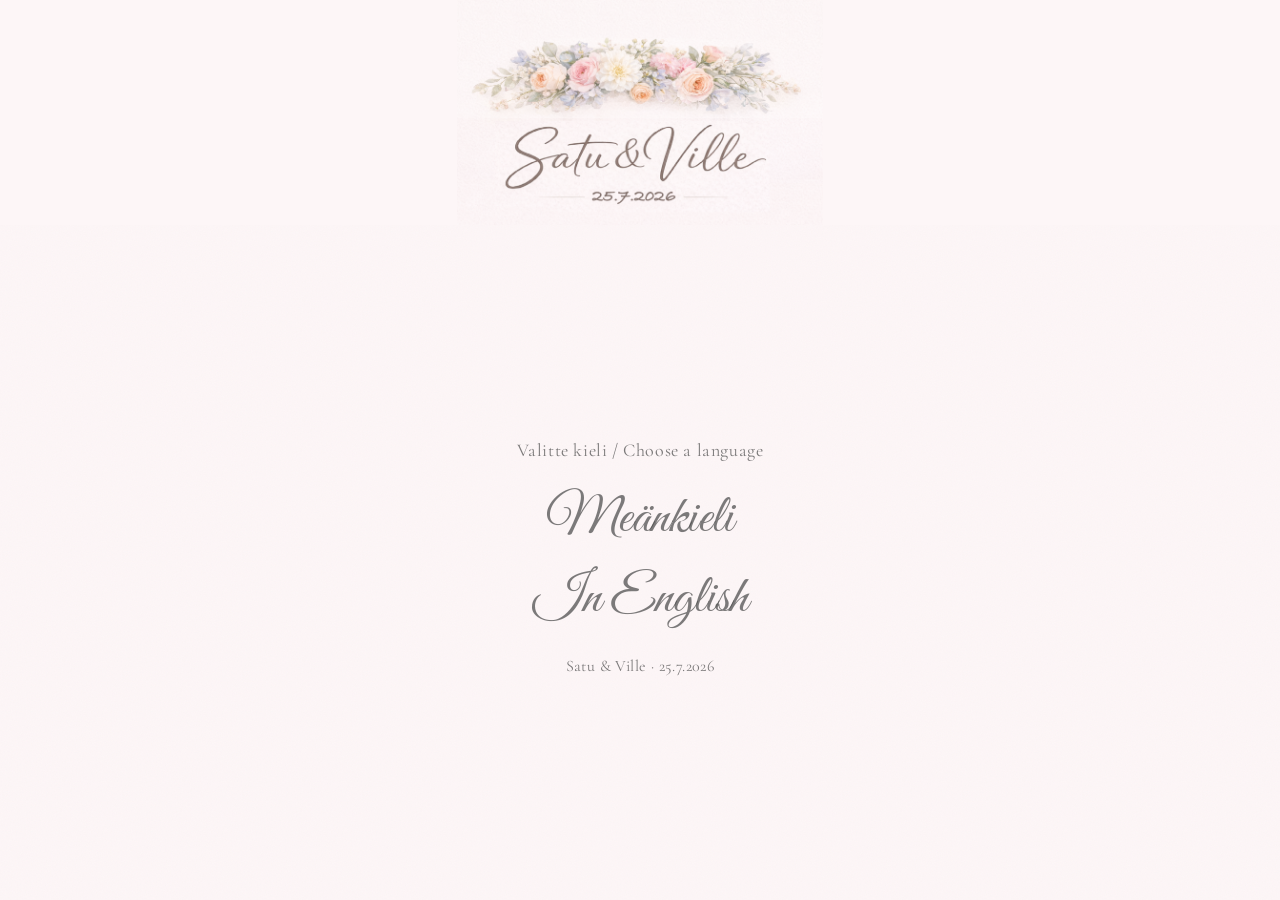
<file: index.html>
<!-- ========= index.html ========= -->
<!DOCTYPE html>
<html lang="fi">
<head>
  <meta charset="UTF-8" />
  <meta name="viewport" content="width=device-width, initial-scale=1.0" />
  <meta name="robots" content="noindex, nofollow">

  <title>Satu & Ville – Kieli / Language</title>

  <link rel="preconnect" href="https://fonts.googleapis.com">
  <link rel="preconnect" href="https://fonts.gstatic.com" crossorigin>
  <link href="https://fonts.googleapis.com/css2?family=Cormorant+Garamond:wght@400;600&family=Great+Vibes&display=swap" rel="stylesheet">

  <link rel="stylesheet" href="styles.css" />

  <style>
  .index-overlay {
    display: none;
    }
  </style>

  
</head>

<body class="index-page">
  
  <div class="index-bg" aria-hidden="true"></div>
  <div class="index-overlay" aria-hidden="true"></div>
  <div class="grain" aria-hidden="true"></div>

  <!-- BANNER (always visible) -->
  <div class="banner-image" id="banner">
    <img src="images/banneri.png" alt="Wedding banner" />
  </div>

  <main class="index-lang" aria-label="Language selection">
    <div class="index-lang-inner">
      <p class="index-prompt">Valitte kieli / Choose a language</p>

      <div class="index-choices">  
        <a class="index-choice" href="FIN.html">Meänkieli</a>
        <a class="index-choice" href="ENG.html">In English</a>
      </div>

      <p class="index-hint">Satu &amp; Ville · 25.7.2026</p>
    </div>
  </main>

</body>
</html>
</file>
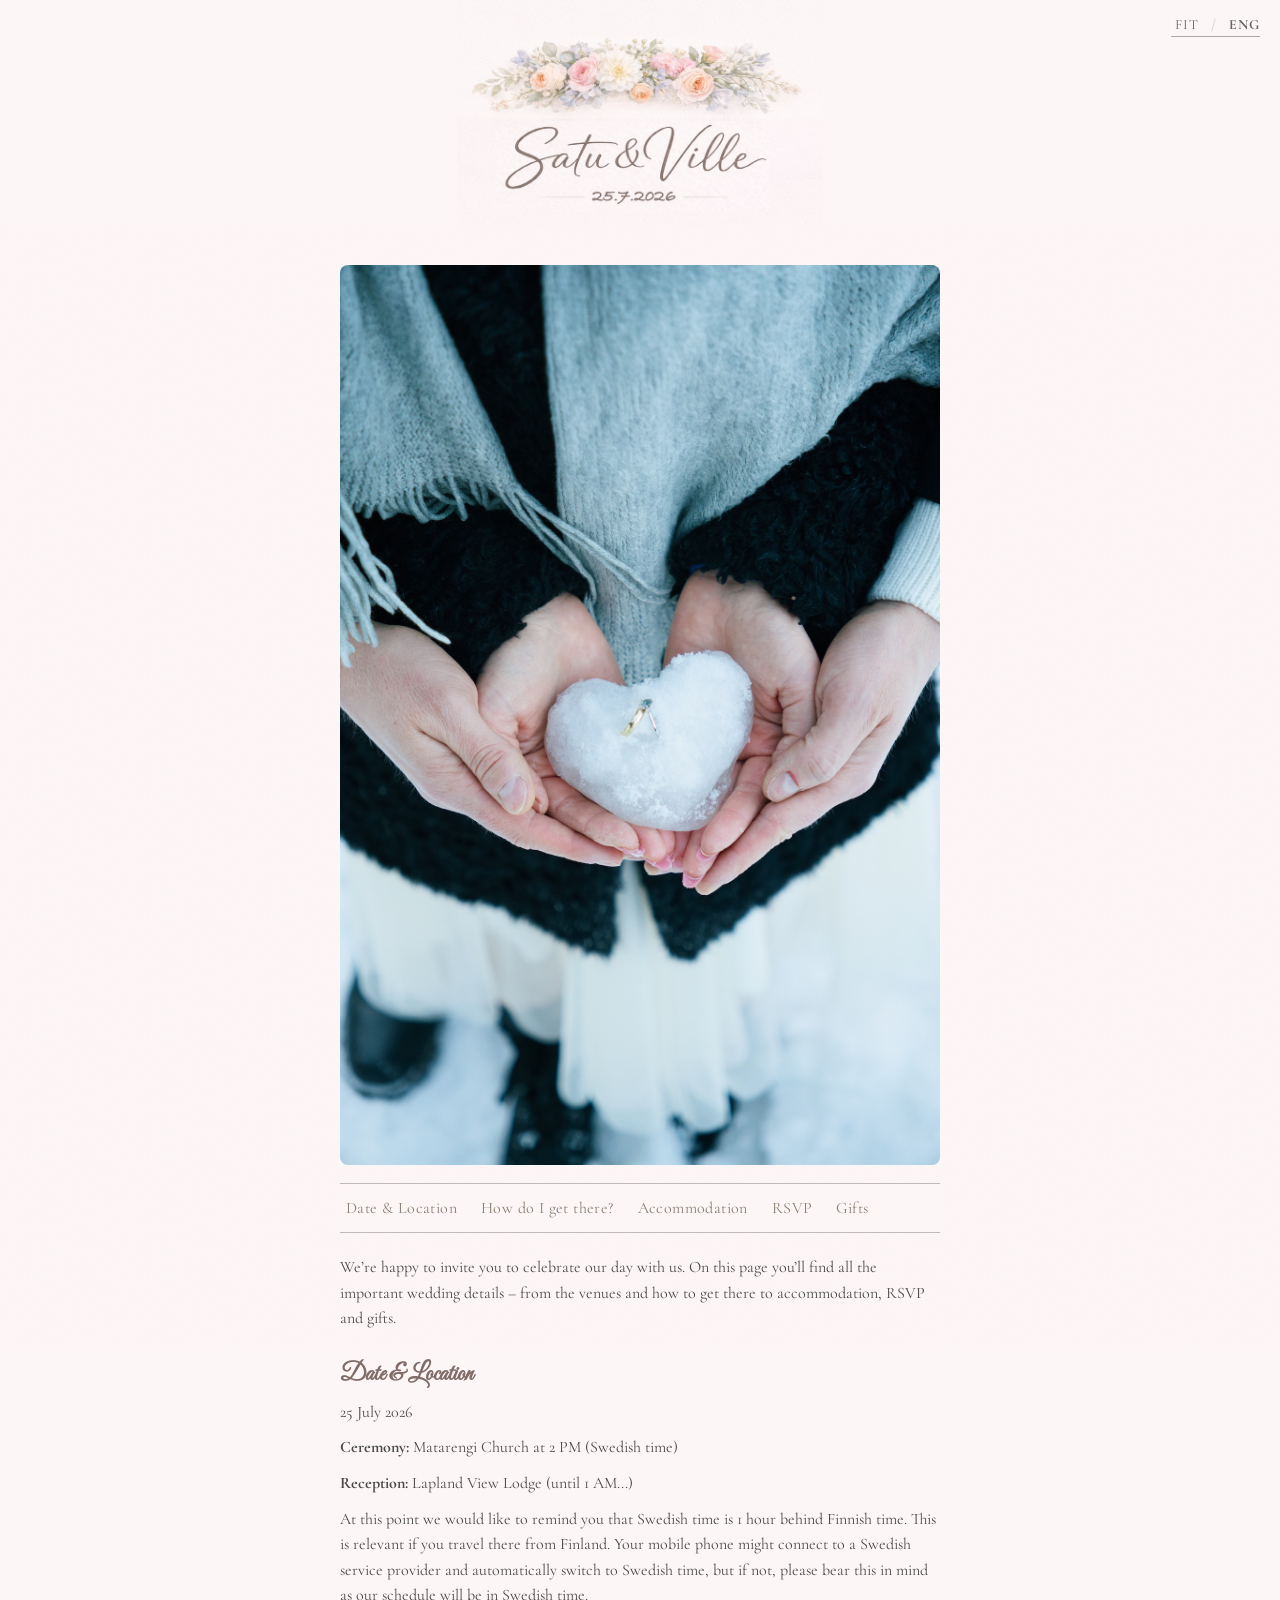
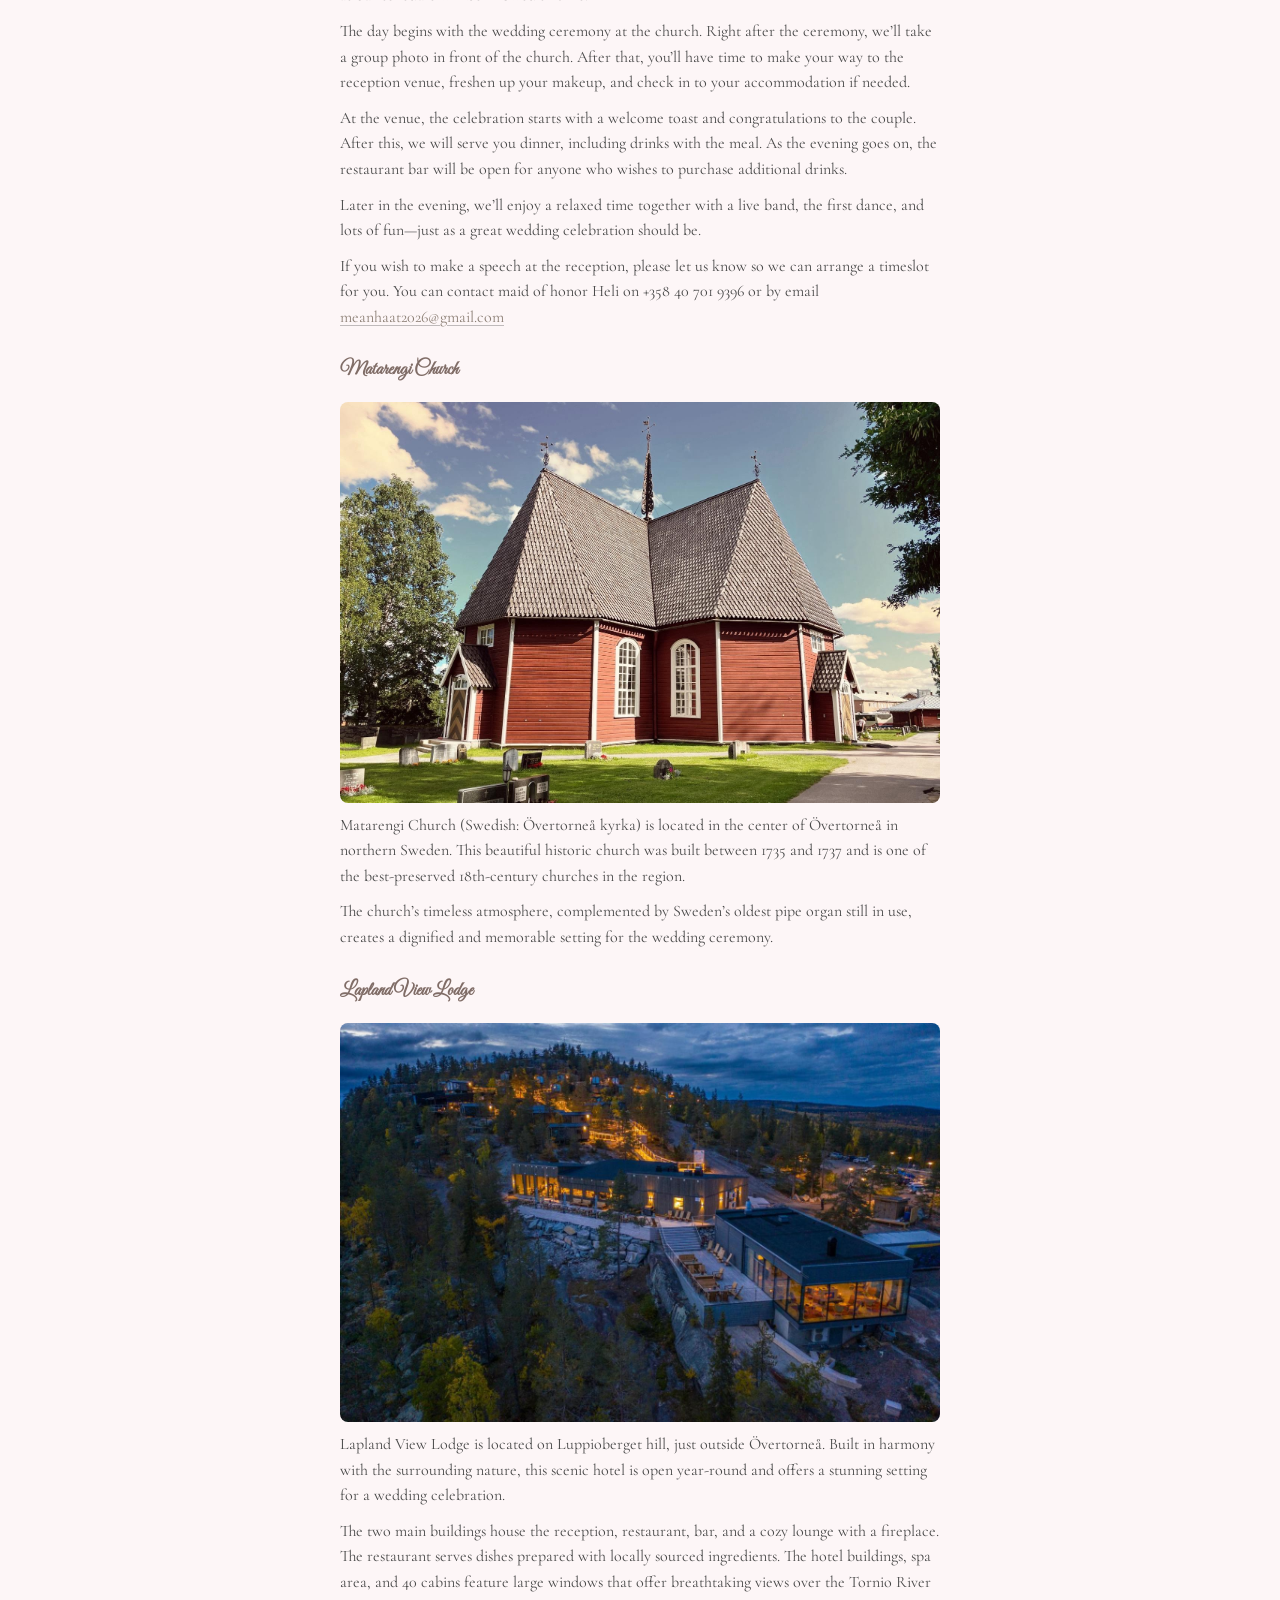
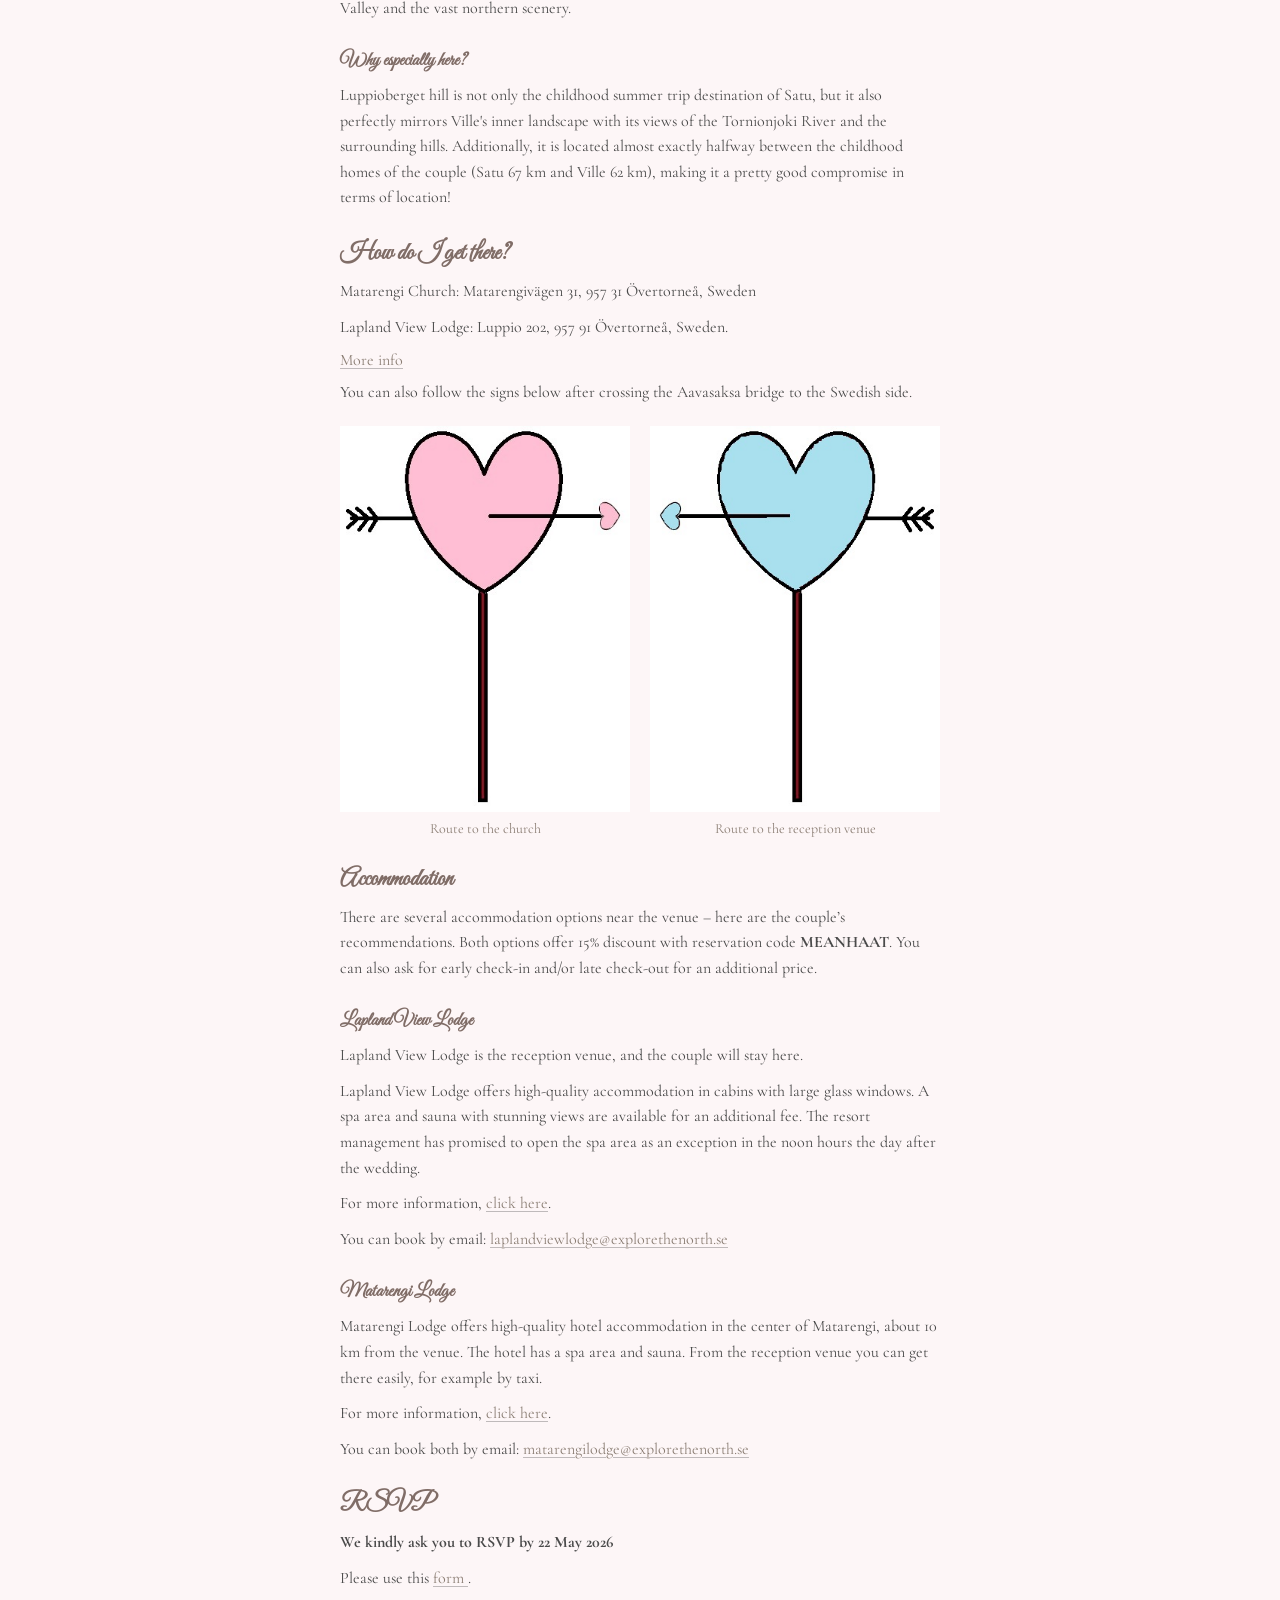
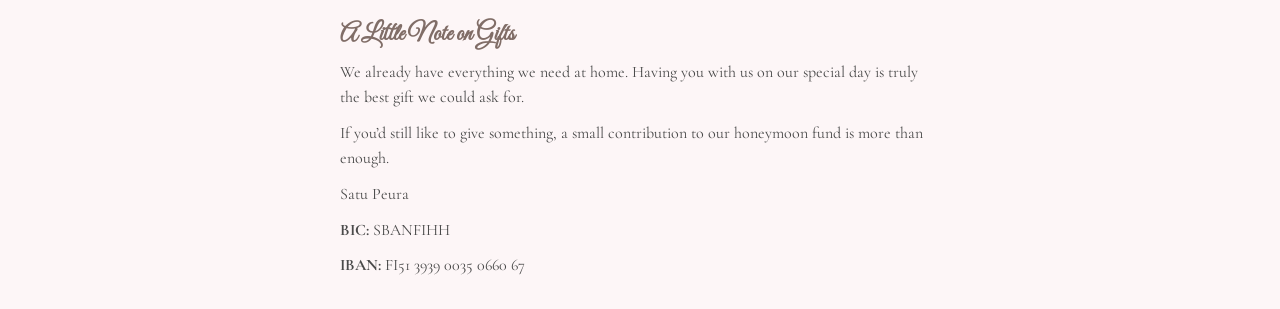
<file: ENG.html>
<!-- ========= ENG.html ========= -->
<!DOCTYPE html>
<html lang="en">
<head>
  <meta charset="UTF-8" />
  <meta name="viewport" content="width=device-width, initial-scale=1.0" />
  <meta name="robots" content="noindex, nofollow">

  <title>Satu & Ville – 25.7.2026</title>

  <link rel="preconnect" href="https://fonts.googleapis.com">
  <link rel="preconnect" href="https://fonts.gstatic.com" crossorigin>
  <link href="https://fonts.googleapis.com/css2?family=Cormorant+Garamond:wght@400;600&family=Great+Vibes&display=swap" rel="stylesheet">

  <link rel="stylesheet" href="styles.css" />
  <script src="site.js" defer></script>
</head>

<body>
  <div class="grain" aria-hidden="true"></div>

  <!-- TOP LANGUAGE SWITCH -->
  <nav class="lang-top" aria-label="Language selection">
    <a href="FIN.html" class="lang-link">FIT</a>
    <span class="lang-sep">/</span>
    <span class="lang-link active" aria-current="page">ENG</span>
  </nav>

  <!-- BANNER (always visible) -->
  <div class="banner-image" id="banner">
    <img src="images/banneri.png" alt="Wedding banner" />
  </div>


  <!-- CONTENT -->
  <div class="container is-visible">
    <section class="content">

      <img class="content-img" src="images/kadet.jpeg" alt="Hands holding rings">

      <nav class="subnav" aria-label="Page navigation">
        <a href="#date-location">Date & Location</a>
        <a href="#getting-there">How do I get there?</a>
        <a href="#accommodation">Accommodation</a>
        <a href="#rsvp">RSVP</a>
        <a href="#gifts">Gifts</a>
      </nav>
      
      <p>
        We’re happy to invite you to celebrate our day with us.
        On this page you’ll find all the important wedding details – from the venues and how to get there
        to accommodation, RSVP and gifts.
      </p>

      <section id="date-location">
        <h2>Date & Location</h2>
        <p>25 July 2026</p>
        <p><strong>Ceremony:</strong> Matarengi Church at 2 PM (Swedish time)</p>
        <p><strong>Reception:</strong> Lapland View Lodge (until 1 AM...) </p>
      
        <p>
          At this point we would like to remind you that Swedish time is 1 hour behind Finnish time. This is relevant
          if you travel there from Finland. Your mobile phone might connect to a Swedish service provider and automatically
          switch to Swedish time, but if not, please bear this in mind as our schedule will be in Swedish time.
        </p>
      
        <p>
          The day begins with the wedding ceremony at the church. Right after the ceremony, we’ll take a group photo
          in front of the church. After that, you’ll have time to make your way to the reception venue, freshen up
          your makeup, and check in to your accommodation if needed.
        </p>
      
        <p>
          At the venue, the celebration starts with a welcome toast and congratulations to the couple. After this, we will
          serve you dinner, including drinks with the meal. As the evening goes on, the restaurant bar
          will be open for anyone who wishes to purchase additional drinks.
        </p>
      
        <p>
          Later in the evening, we’ll enjoy a relaxed time together with a live band, the first dance,
          and lots of fun—just as a great wedding celebration should be.
        </p>
      
        <p>
          If you wish to make a speech at the reception, please let us know so we can arrange a timeslot for you. You can contact
          maid of honor Heli on +358 40 701 9396 or by email <a href="mailto:meanhaat2026@gmail.com">meanhaat2026@gmail.com</a>
        </p>
      </section>

      
      <h3>Matarengi Church</h3>
      <img class="content-img" src="images/Kyrka.jpg" alt="Matarengi Church">
      <p>
        Matarengi Church (Swedish: Övertorneå kyrka) is located in the center of Övertorneå in northern Sweden. 
        This beautiful historic church was built between 1735 and 1737 and is one of the best-preserved 18th-century 
        churches in the region.
      </p>
      <p>
      The church’s timeless atmosphere, complemented by Sweden’s oldest pipe organ still in use, 
      creates a dignified and memorable setting for the wedding ceremony.
      </p>

      <h3>Lapland View Lodge</h3>
      <img class="content-img" src="images/laplandviewlodge.jpg" alt="Lapland View Lodge">
      <p>
        Lapland View Lodge is located on Luppioberget hill, just outside Övertorneå. Built in harmony with the 
        surrounding nature, this scenic hotel is open year-round and offers a stunning setting for a wedding celebration.
      </p>
      <p>
        The two main buildings house the reception, restaurant, bar, and a cozy lounge with a fireplace. 
        The restaurant serves dishes prepared with locally sourced ingredients. 
        The hotel buildings, spa area, and 40 cabins feature large windows that offer 
        breathtaking views over the Tornio River Valley and the vast northern scenery.
      </p>

      <h3>Why especially here?</h3>
      <p>
        Luppioberget hill is not only the childhood summer trip destination of Satu, but it also perfectly mirrors Ville's inner 
        landscape with its views of the Tornionjoki River and the surrounding hills. Additionally, it is located almost exactly 
        halfway between the childhood homes of the couple (Satu 67 km and Ville 62 km), making it a pretty good compromise 
        in terms of location!
      </p>

      <section id="getting-there">
        <h2>How do I get there?</h2>
        <p>Matarengi Church: Matarengivägen 31, 957 31 Övertorneå, Sweden</p>
        <p>Lapland View Lodge: Luppio 202, 957 91 Övertorneå, Sweden.</p>
      
        <a href="travelinfo.html">More info</a>
      
        <p>
          You can also follow the signs below after crossing the Aavasaksa bridge to the Swedish side.
        </p>

      <div class="sign-container">
        <div class="sign-item">
          <img class="sign-img" src="images/viitta1.jpg" alt="Route to the church">
          <div class="img-caption">Route to the church</div>
        </div>
        <div class="sign-item">
          <img class="sign-img" src="images/viitta.jpg" alt="Route to the reception venue">
          <div class="img-caption">Route to the reception venue</div>
        </div>
      </div>
      </section>

      <section id="accommodation">
        <h2>Accommodation</h2>
        <p>There are several accommodation options near the venue – here are the couple’s recommendations. Both options offer 15% discount with reservation code <strong>MEANHAAT</strong>. You 
        can also ask for early check-in and/or late check-out for an additional price.</p>
        
        <h3>Lapland View Lodge</h3>
        <p>Lapland View Lodge is the reception venue, and the couple will stay here.</p>
        <p>
          Lapland View Lodge offers high-quality accommodation in cabins with large glass windows.
          A spa area and sauna with stunning views are available for an additional fee. The resort management has promised to open 
          the spa area as an exception in the noon hours the day after the wedding.
        </p>
        <p></p>
        <p>For more information, <a href="https://www.explorethenorth.se/our-lodges/lapland-view-lodge" target="_blank">click here</a>.</p>
        <p>You can book by email: <a href="mailto:laplandviewlodge@explorethenorth.se">laplandviewlodge@explorethenorth.se</a></p>
        
        <h3>Matarengi Lodge</h3>
        <p>
          Matarengi Lodge offers high-quality hotel accommodation in the center of Matarengi, about 10 km from the venue.
          The hotel has a spa area and sauna. From the reception venue you can get there easily, for example by taxi.
        </p>
        <p></p>
        <p>For more information, <a href="https://www.explorethenorth.se/our-lodges/matarengi-lodge" target="_blank">click here</a>.</p>
        <p>You can book both by email: <a href="mailto:matarengilodge@explorethenorth.se">matarengilodge@explorethenorth.se</a></p>
      </section>

      <section id="rsvp">
        <h2>RSVP</h2>
        <p><strong>We kindly ask you to RSVP by 22 May 2026</strong></p>
        <p>Please use this <a href="Form.html">form </a>.</p>
      </section>

      <section id="gifts">
        <h2>A Little Note on Gifts</h2>
        <p>
        We already have everything we need at home.
        Having you with us on our special day is truly the best gift we could ask for.
        </p>
        <p>
        If you’d still like to give something, a small contribution to our honeymoon fund
        is more than enough.
        </p>
  
        <p>Satu Peura</p>
        <p><strong>BIC:</strong> SBANFIHH</p>
        <p><strong>IBAN:</strong> FI51 3939 0035 0660 67</p>
      </section>
  </div>
  
</body>
</html>
</file>
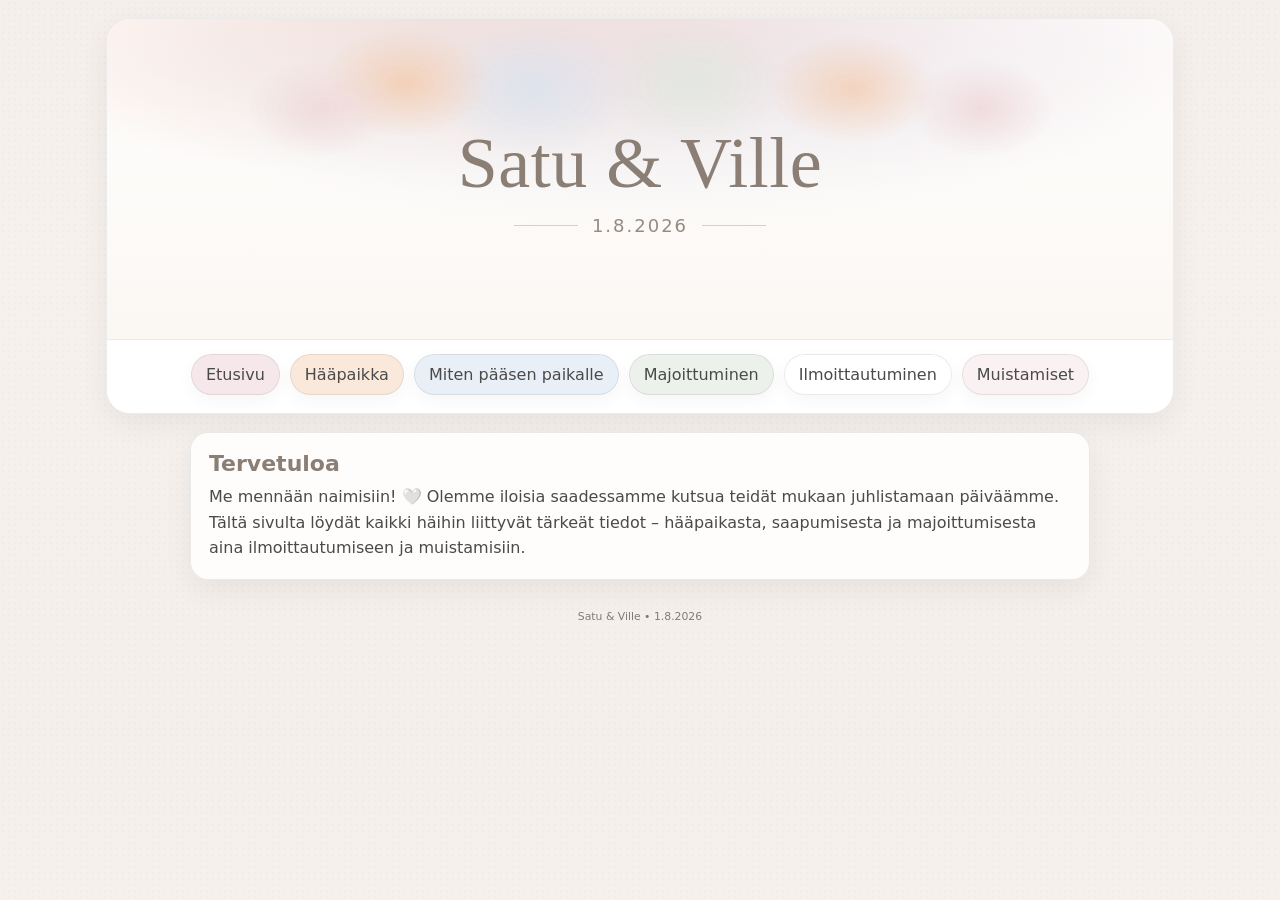
<file: Etusivu.html>
<!doctype html>
<html lang="fi">
<head>
  <meta charset="utf-8" />
  <meta name="viewport" content="width=device-width, initial-scale=1" />
  <title>Satu & Ville – 1.8.2026</title>

  <style>
    :root{
      /* Värimaailma (poimittu kukkakuvista) */
      --bg: #F4EFEA;          /* lämmin pellava */
      --blush: #EED6D9;       /* puuteriroosa */
      --peach: #F3C7A6;       /* persikka */
      --sage: #DDE6DC;        /* vaalea salvia */
      --blue: #D8E2EE;        /* hento siniharmaa */
      --text: #4A4A4A;        /* tumma lämmin harmaa */
      --taupe: #8B7E74;       /* lämmin taupe */
      --card: rgba(255,255,255,0.85);
      --border: rgba(0,0,0,0.08);
      --shadow: 0 10px 30px rgba(0,0,0,.06);
      --radius: 18px;
    }

    * { box-sizing: border-box; }
    body{
      margin:0;
      color: var(--text);
      font-family: system-ui, -apple-system, Segoe UI, Roboto, Arial, sans-serif;
      background:
        radial-gradient(rgba(0,0,0,0.015) 1px, transparent 1px),
        linear-gradient(180deg, var(--bg) 0%, #f6f1ec 35%, var(--bg) 100%);
      background-size: 6px 6px, auto;
    }

    .wrap{
      max-width: 1100px;
      margin: 0 auto;
      padding: 18px 16px 64px;
    }

    /* Banner */
    .hero{
      border: 1px solid var(--border);
      border-radius: 24px;
      overflow: hidden;
      background: #fff;
      box-shadow: var(--shadow);
    }

    /* Tämä on "yläbanneri jossa kukat ja Satu & Ville 1.8.2026"
       - korvaa halutessasi background-image omalla banneri-PNG:llä */
    .hero-banner{
      position: relative;
      min-height: 320px;
      padding: 32px 20px;
      display: grid;
      place-items: center;
      text-align: center;
      background:
        radial-gradient(1200px 300px at 50% 0%, rgba(238,214,217,.55), transparent 60%),
        radial-gradient(900px 260px at 50% 15%, rgba(216,226,238,.45), transparent 62%),
        radial-gradient(900px 260px at 30% 0%, rgba(243,199,166,.35), transparent 60%),
        linear-gradient(180deg, #ffffff 0%, #fbf7f3 100%);
    }

    /* Kukat: kevyt "vesiväri"-koriste ilman ulkoisia kuvia */
    .florals{
      position:absolute;
      inset: 0;
      pointer-events:none;
      opacity: .95;
      background:
        radial-gradient(120px 80px at 20% 28%, rgba(238,214,217,.85), transparent 60%),
        radial-gradient(140px 90px at 28% 20%, rgba(243,199,166,.75), transparent 60%),
        radial-gradient(160px 110px at 40% 22%, rgba(216,226,238,.80), transparent 60%),
        radial-gradient(150px 100px at 55% 20%, rgba(221,230,220,.75), transparent 60%),
        radial-gradient(140px 90px at 70% 22%, rgba(243,199,166,.70), transparent 60%),
        radial-gradient(120px 80px at 82% 28%, rgba(238,214,217,.85), transparent 60%);
      filter: blur(0.2px);
    }

    .names{
      position: relative;
      z-index: 1;
      color: var(--taupe);
      letter-spacing: .5px;
    }

    .names h1{
      margin: 0;
      font-size: clamp(40px, 6vw, 72px);
      font-family: ui-serif, "Georgia", "Times New Roman", serif;
      font-weight: 500;
    }

    .names .date{
      margin-top: 10px;
      font-size: 18px;
      letter-spacing: 2px;
      color: rgba(139,126,116,.9);
      display: inline-flex;
      gap: 14px;
      align-items: center;
      justify-content: center;
    }

    .names .line{
      height: 1px;
      width: 64px;
      background: rgba(139,126,116,.35);
    }

    /* Navigaatio bannerin alle */
    nav{
      display: flex;
      flex-wrap: wrap;
      gap: 10px;
      justify-content: center;
      padding: 14px 14px 18px;
      background: #fff;
      border-top: 1px solid var(--border);
    }

    .navlink{
      text-decoration: none;
      color: var(--text);
      padding: 10px 14px;
      border-radius: 999px;
      border: 1px solid var(--border);
      background: var(--card);
      box-shadow: 0 6px 18px rgba(0,0,0,.04);
      transition: transform .12s ease, background .12s ease;
      white-space: nowrap;
    }
    .navlink:hover{ transform: translateY(-1px); }
    .navlink:focus{ outline: 3px solid rgba(216,226,238,.8); outline-offset: 2px; }

    /* Pieni värivaihtelu napeille (pehmeä) */
    .navlink.home { background: rgba(238,214,217,.55); }
    .navlink.place { background: rgba(243,199,166,.40); }
    .navlink.travel{ background: rgba(216,226,238,.55); }
    .navlink.stay  { background: rgba(221,230,220,.55); }
    .navlink.rsvp  { background: rgba(255,255,255,.85); }
    .navlink.gifts { background: rgba(238,214,217,.35); }

    /* Etusivun sisältö */
    .content{
      margin-top: 18px;
      display: grid;
      gap: 16px;
      justify-items: center;
    }

    .card{
      width: min(900px, 100%);
      background: var(--card);
      border: 1px solid var(--border);
      border-radius: var(--radius);
      padding: 18px 18px;
      box-shadow: var(--shadow);
    }

    .card h2{
      margin: 0 0 8px;
      color: var(--taupe);
      font-size: 22px;
      font-weight: 650;
    }

    .card p{
      margin: 0;
      line-height: 1.6;
    }

    footer{
      text-align:center;
      color: rgba(74,74,74,.7);
      padding: 28px 16px 40px;
      font-size: 13px;
    }

    /* Mobiili: banner hiukan matalammaksi */
    @media (max-width: 520px){
      .hero-banner{ min-height: 270px; }
      nav{ padding: 12px 12px 16px; }
      .navlink{ padding: 10px 12px; }
    }
  </style>
</head>

<body>
  <div class="wrap">
    <header class="hero">
      <div class="hero-banner">
        <div class="florals" aria-hidden="true"></div>

        <div class="names">
          <h1>Satu &amp; Ville</h1>
          <div class="date" aria-label="Päivämäärä">
            <span class="line" aria-hidden="true"></span>
            <span>1.8.2026</span>
            <span class="line" aria-hidden="true"></span>
          </div>
        </div>
      </div>

      <nav aria-label="Päävalikko">
        <a class="navlink home" href="index.html">Etusivu</a>
        <a class="navlink place" href="haapaikka.html">Hääpaikka</a>
        <a class="navlink travel" href="miten-paassen-paikalle.html">Miten pääsen paikalle</a>
        <a class="navlink stay" href="majoittuminen.html">Majoittuminen</a>
        <a class="navlink rsvp" href="ilmoittautuminen.html">Ilmoittautuminen</a>
        <a class="navlink gifts" href="muistamiset.html">Muistamiset</a>
      </nav>
    </header>

    <main class="content">
      <section class="card">
        <h2>Tervetuloa</h2>
        <p>
          Me mennään naimisiin! 🤍 Olemme iloisia saadessamme kutsua teidät mukaan juhlistamaan
          päiväämme. Tältä sivulta löydät kaikki häihin liittyvät tärkeät tiedot – hääpaikasta,
          saapumisesta ja majoittumisesta aina ilmoittautumiseen ja muistamisiin.
        </p>
      </section>
    </main>

    <footer>
      <small>Satu &amp; Ville • 1.8.2026</small>
    </footer>
  </div>
</body>
</html>
</file>
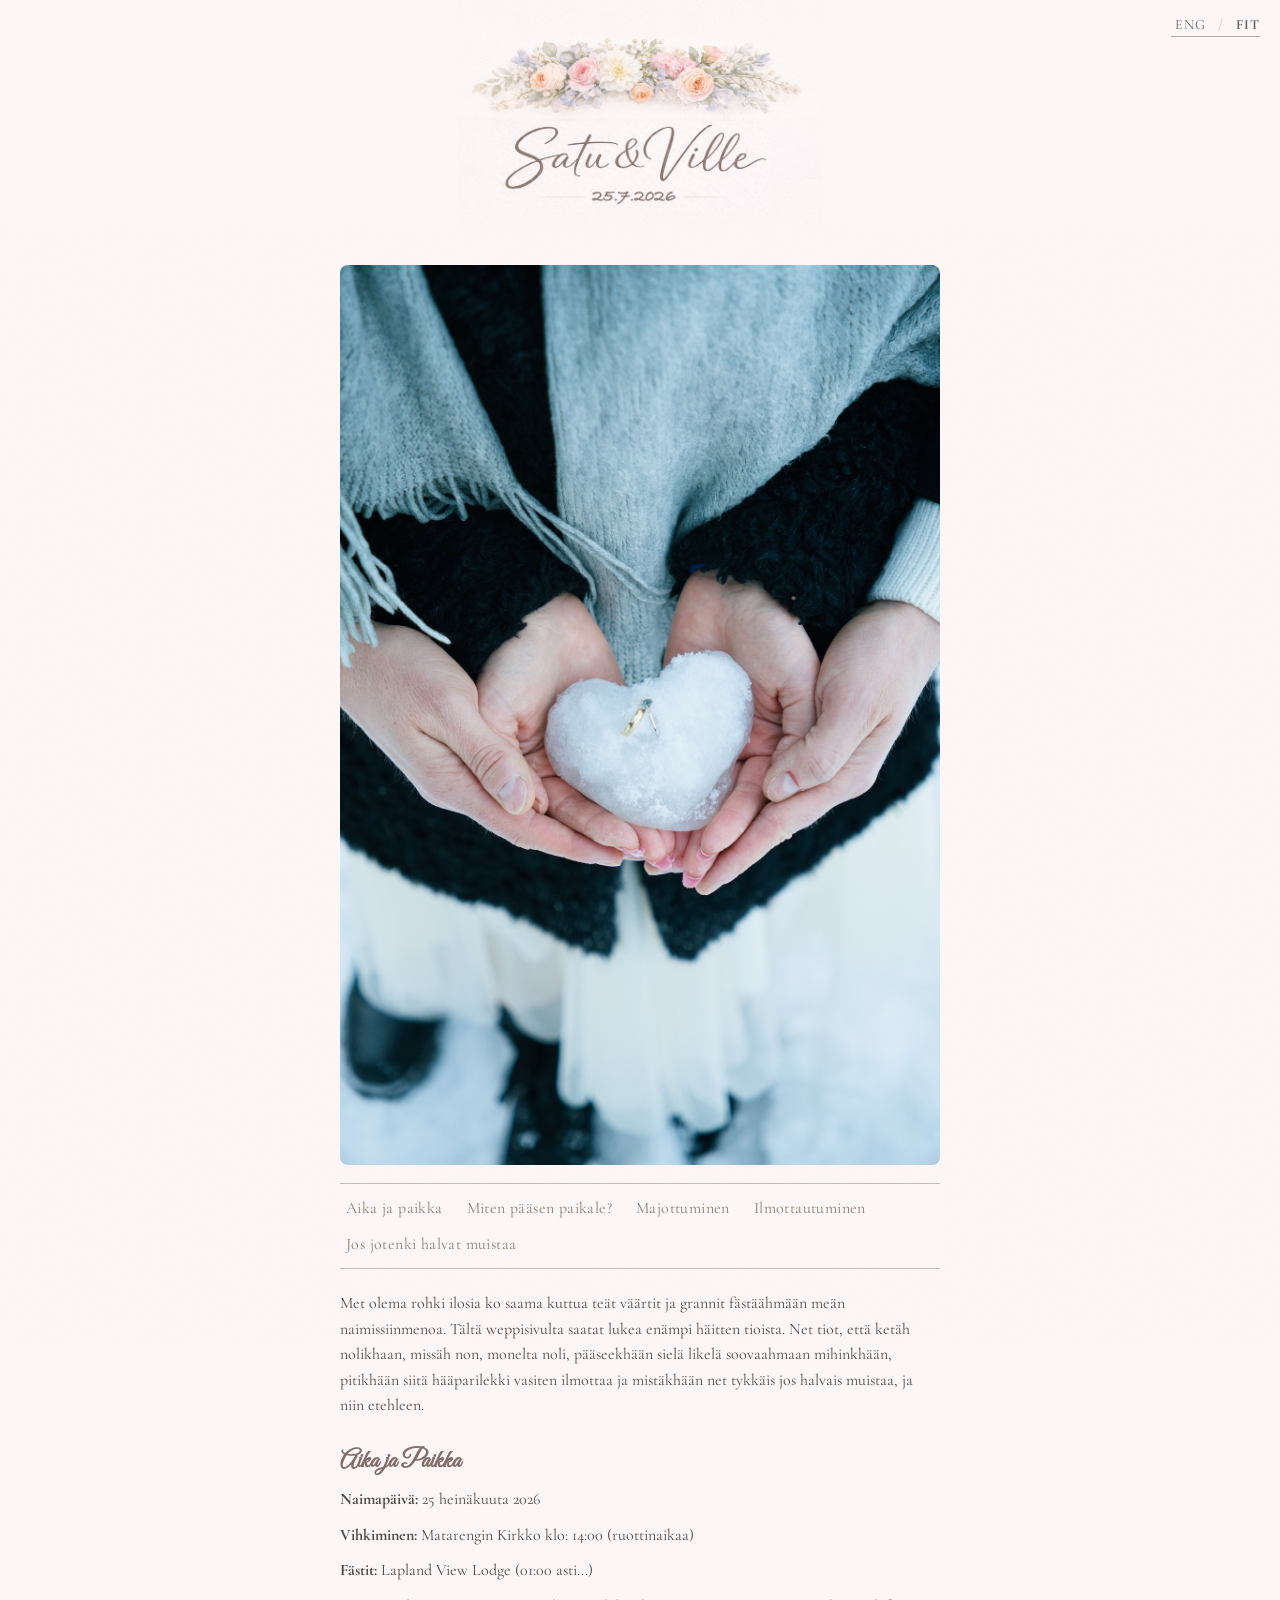
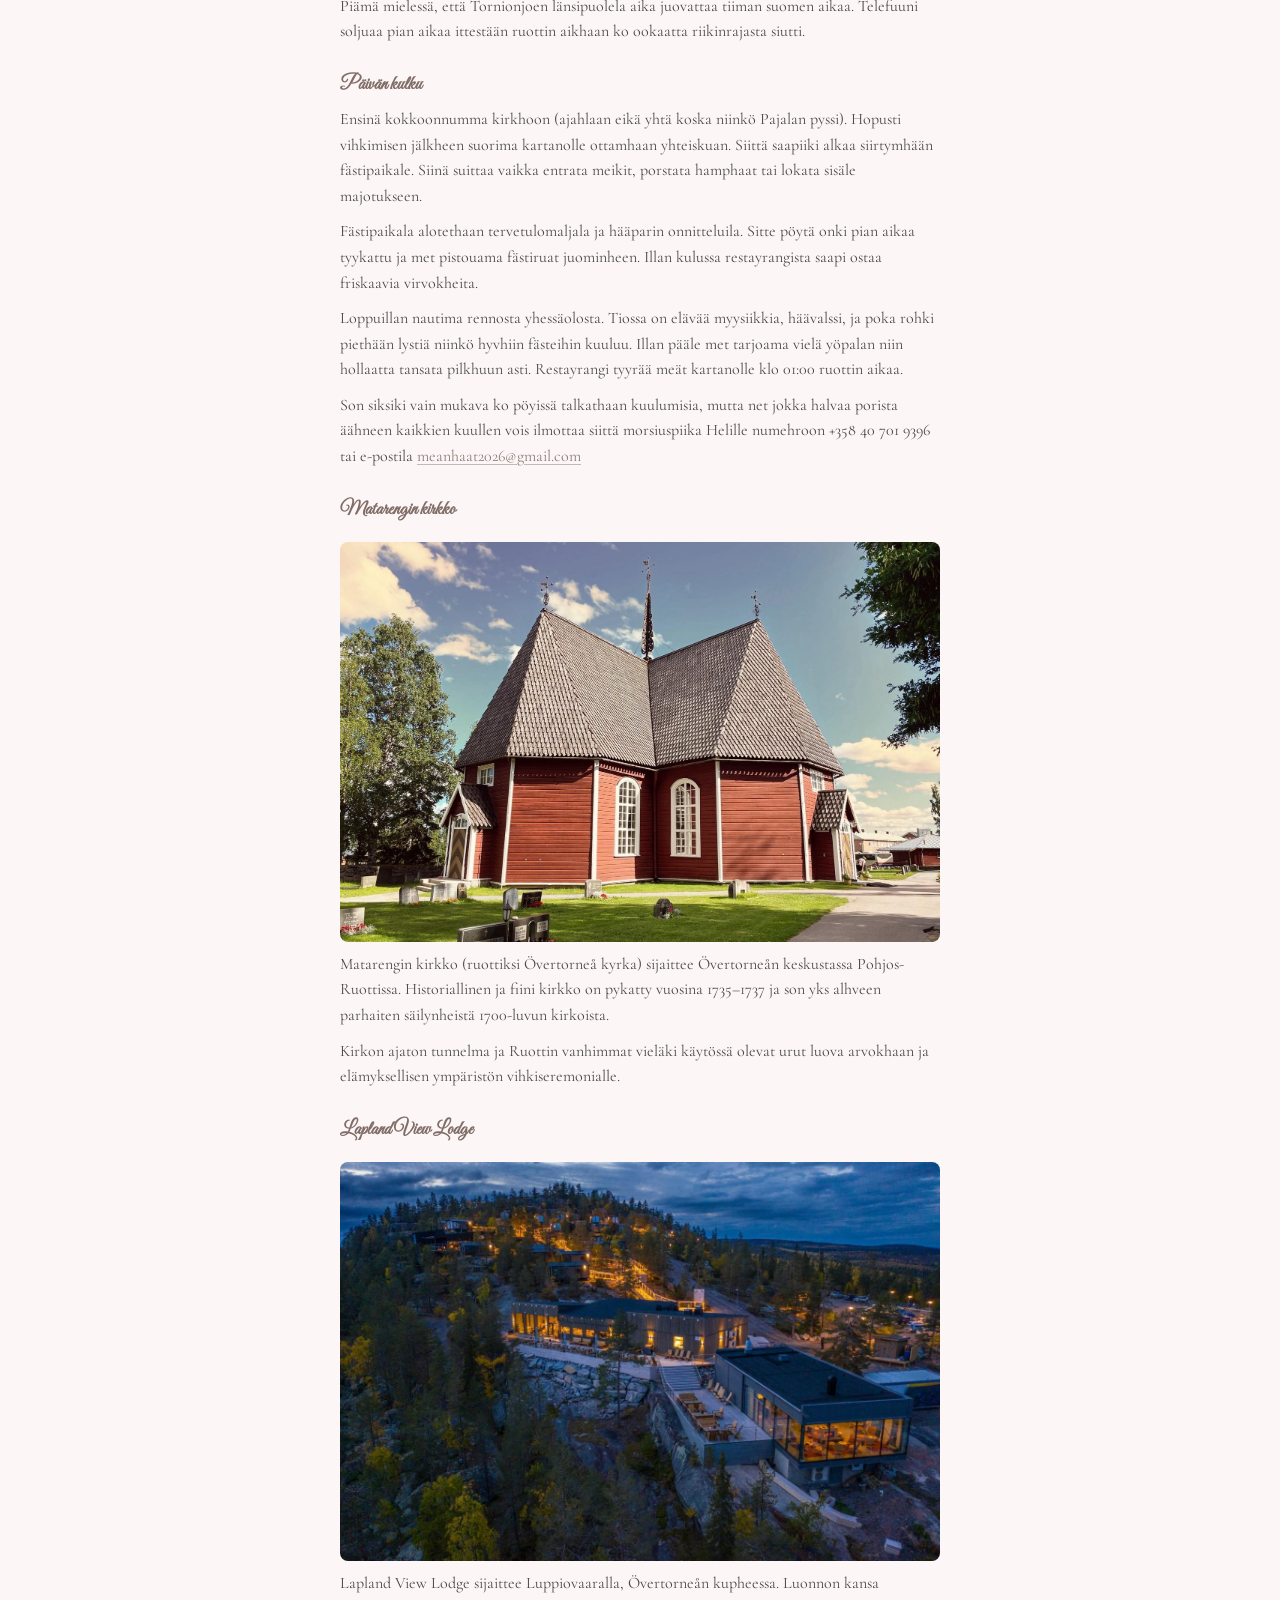
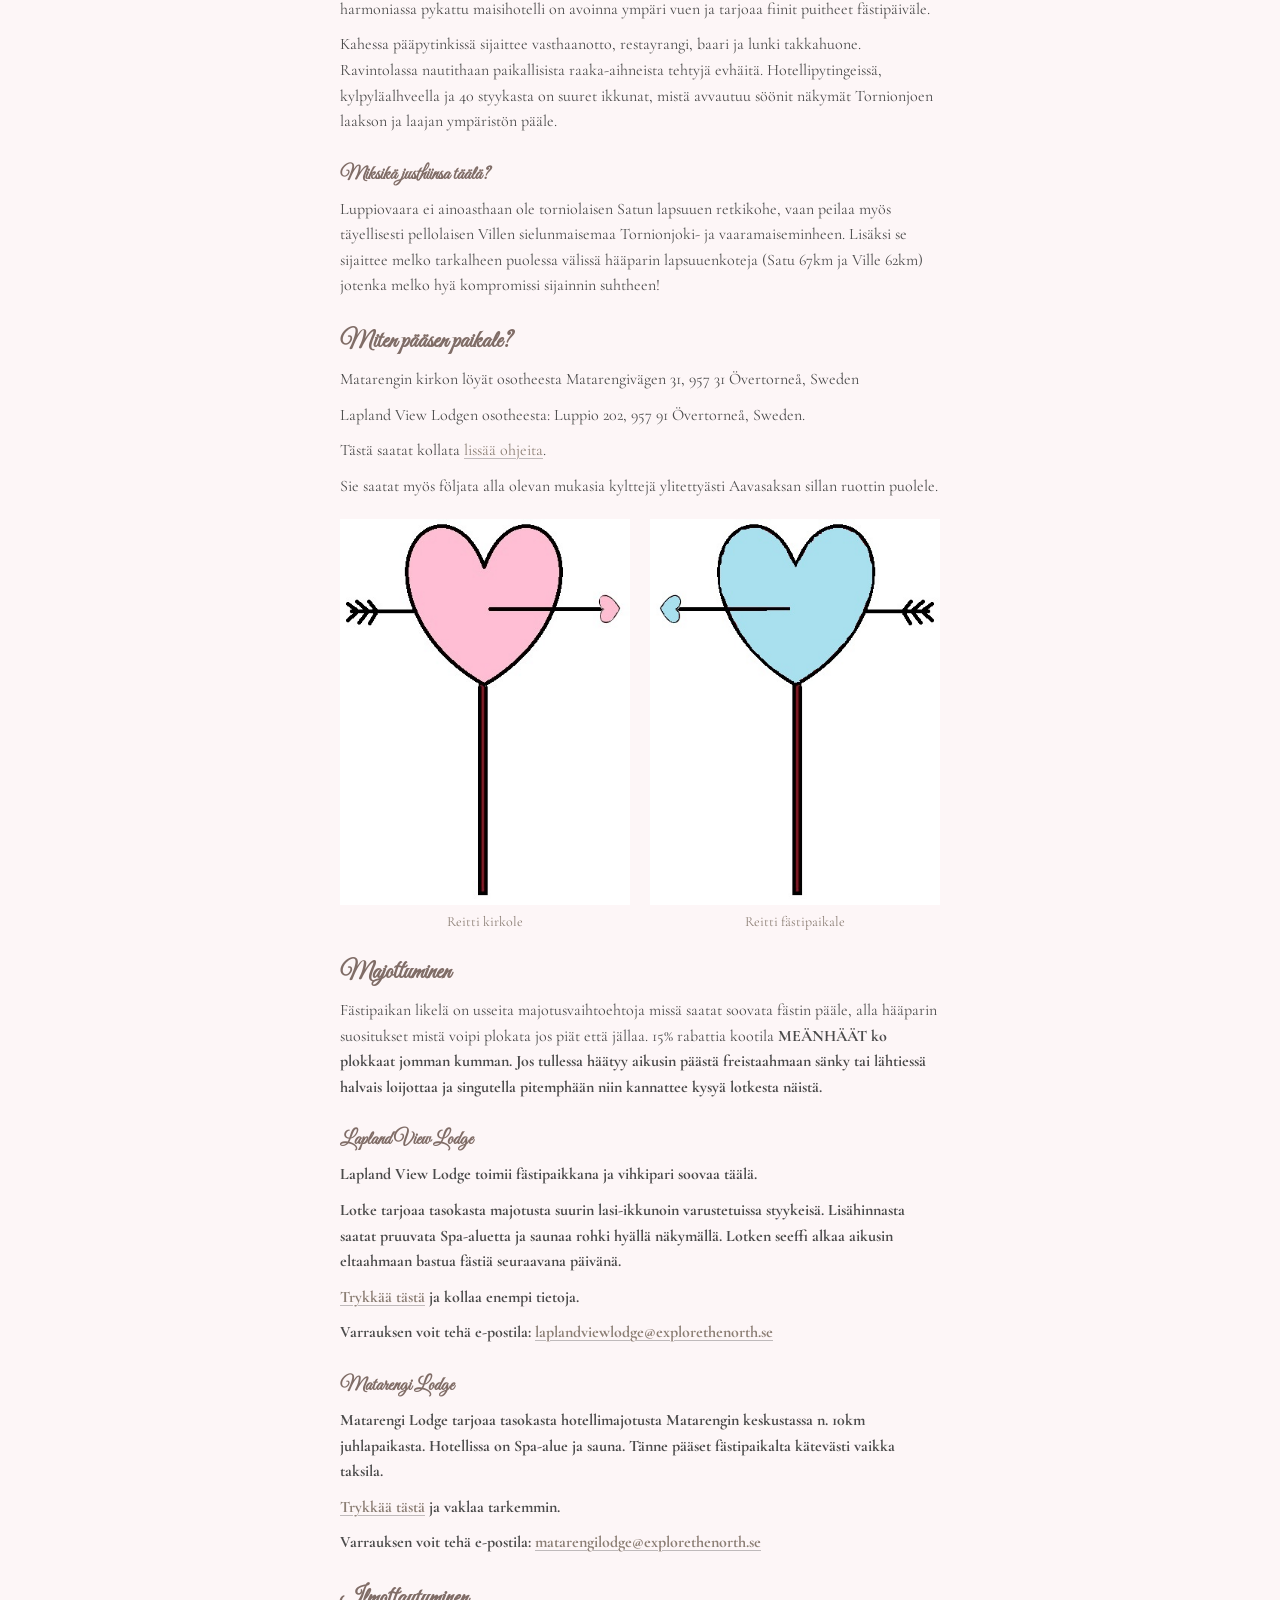
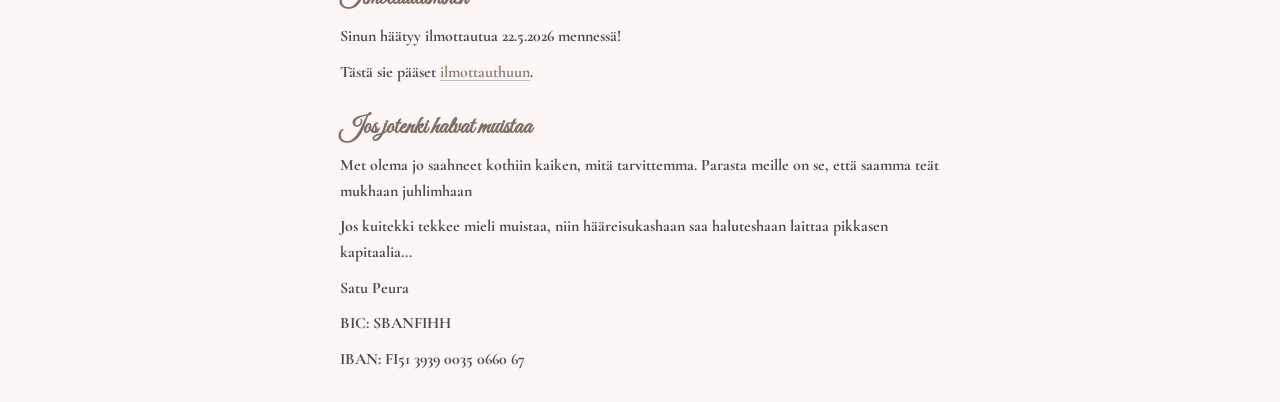
<file: FIN.html>
<!-- ========= FIN.html ========= -->
<!DOCTYPE html>
<html lang="fi">
<head>
  <meta charset="UTF-8" />
  <meta name="viewport" content="width=device-width, initial-scale=1.0" />
  <meta name="robots" content="noindex, nofollow">

  <title>Satu & Ville – 25.7.2026</title>

  <link rel="preconnect" href="https://fonts.googleapis.com">
  <link rel="preconnect" href="https://fonts.gstatic.com" crossorigin>
  <link href="https://fonts.googleapis.com/css2?family=Cormorant+Garamond:wght@400;600&family=Great+Vibes&display=swap" rel="stylesheet">

  <link rel="stylesheet" href="styles.css" />
   <script src="site.js" defer></script>
</head>

<body>
  <div class="grain" aria-hidden="true"></div>

  <!-- TOP LANGUAGE SWITCH -->
  <nav class="lang-top" aria-label="Language selection">
    <a href="ENG.html" class="lang-link">ENG</a>
    <span class="lang-sep">/</span>
    <span class="lang-link active" aria-current="page">FIT</span>
  </nav>

  <!-- BANNER (always visible) -->
  <div class="banner-image" id="banner">
    <img src="images/banneri.png" alt="Wedding banner" />
  </div>

  <!-- CONTENT -->
  <div class="container is-visible">
    <section class="content">

      <img class="content-img" src="images/kadet.jpeg" alt="Sormukset käsien päälä">

      <nav class="subnav" aria-label="Page navigation">
        <a href="#date-location">Aika ja  paikka</a>
        <a href="#getting-there">Miten pääsen paikale?</a>
        <a href="#accommodation">Majottuminen</a>
        <a href="#rsvp">Ilmottautuminen</a>
        <a href="#gifts">Jos jotenki halvat muistaa</a>
      </nav>
      
      <p>
        Met olema rohki ilosia ko saama kuttua teät väärtit ja grannit fästäähmään meän naimissiinmenoa. 
        Tältä weppisivulta saatat lukea enämpi häitten tioista. Net tiot, että ketäh nolikhaan, missäh non, 
        monelta noli, pääseekhään sielä likelä soovaahmaan mihinkhään, pitikhään siitä hääparilekki vasiten 
        ilmottaa ja mistäkhään net tykkäis jos halvais muistaa, ja niin etehleen. 
      </p>
      
      <section id="date-location">
        <h2>Aika ja Paikka</h2>
        <p><strong>Naimapäivä:</strong> 25 heinäkuuta 2026</p>
        <p><strong>Vihkiminen:</strong> Matarengin Kirkko klo: 14:00 (ruottinaikaa)</p>
        <p><strong>Fästit:</strong> Lapland View Lodge (01:00 asti...)</p>
  
        <p>
          Piämä mielessä, että Tornionjoen länsipuolela aika juovattaa tiiman suomen aikaa. 
          Telefuuni soljuaa pian aikaa ittestään ruottin aikhaan ko ookaatta riikinrajasta siutti.
        </p>
        <h3>Päivän kulku</h3>
        <p>
          Ensinä kokkoonnumma kirkhoon (ajahlaan eikä yhtä koska niinkö Pajalan pyssi). 
          Hopusti vihkimisen jälkheen suorima kartanolle ottamhaan yhteiskuan.
          Siittä saapiiki alkaa siirtymhään fästipaikale. Siinä suittaa vaikka entrata meikit, 
          porstata hamphaat tai lokata sisäle majotukseen.
        </p>
        <p>
          Fästipaikala alotethaan tervetulomaljala ja hääparin onnitteluila. Sitte pöytä onki pian aikaa 
          tyykattu ja met pistouama fästiruat juominheen.  Illan kulussa restayrangista saapi ostaa friskaavia virvokheita. 
        </p>
        <p>
          Loppuillan nautima rennosta yhessäolosta. Tiossa on elävää myysiikkia, häävalssi, ja poka rohki piethään lystiä 
          niinkö hyvhiin fästeihin kuuluu. Illan pääle met tarjoama vielä yöpalan niin hollaatta tansata pilkhuun asti. 
          Restayrangi tyyrää meät kartanolle klo 01:00 ruottin aikaa. 
        </p>
        <p>
          Son siksiki vain mukava ko pöyissä talkathaan kuulumisia, mutta net jokka halvaa porista äähneen kaikkien kuullen 
          vois ilmottaa siittä morsiuspiika Helille numehroon +358 40 701 9396 tai e-postila <a href="mailto:meanhaat2026@gmail.com">meanhaat2026@gmail.com</a>
        </p>
      </section>

      <h3>Matarengin kirkko</h3>
      <img class="content-img" src="images/Kyrka.jpg" alt="Mataringin kirkko">
      <p>
        Matarengin kirkko (ruottiksi Övertorneå kyrka) sijaittee Övertorneån keskustassa Pohjos-Ruottissa. 
        Historiallinen ja fiini kirkko on pykatty vuosina 1735–1737 ja son yks alhveen parhaiten säilynheistä 
        1700-luvun kirkoista.
      </p>
      <p>
        Kirkon ajaton tunnelma ja Ruottin vanhimmat vieläki käytössä olevat urut luova arvokhaan ja 
        elämyksellisen ympäristön vihkiseremonialle.
      </p>

      <h3>Lapland View Lodge</h3>
      <img class="content-img" src="images/laplandviewlodge.jpg" alt="Lapland View Lodge">
      <p>
        Lapland View Lodge sijaittee Luppiovaaralla, Övertorneån kupheessa. Luonnon kansa harmoniassa pykattu 
        maisihotelli on avoinna ympäri vuen ja tarjoaa fiinit puitheet fästipäiväle.
      </p>
      <p>
        Kahessa pääpytinkissä sijaittee vasthaanotto, restayrangi, baari ja lunki takkahuone. 
        Ravintolassa nautithaan paikallisista raaka-aihneista tehtyjä evhäitä. Hotellipytingeissä, 
        kylpyläalhveella ja 40 styykasta on suuret ikkunat, mistä avvautuu söönit näkymät Tornionjoen 
        laakson ja laajan ympäristön pääle.
      </p>
      
      <h3>Miksikä justhiinsa täälä?</h3>
      <p>
        Luppiovaara ei ainoasthaan ole torniolaisen Satun lapsuuen retkikohe, vaan peilaa myös täyellisesti
        pellolaisen Villen sielunmaisemaa Tornionjoki- ja vaaramaiseminheen. Lisäksi se sijaittee melko tarkalheen puolessa 
        välissä hääparin lapsuuenkoteja (Satu 67km ja Ville 62km) jotenka melko hyä kompromissi sijainnin suhtheen!
      </p>

      <section id="getting-there">
        <h2>Miten pääsen paikale?</h2>
        <p>Matarengin kirkon löyät osotheesta Matarengivägen 31, 957 31 Övertorneå, Sweden</p>
        <p>Lapland View Lodgen osotheesta: Luppio 202, 957 91 Övertorneå, Sweden.</p>
  
        <p>Tästä saatat kollata <a href="matkainfo.html">lissää ohjeita</a>.</p>
  
        <p>Sie saatat myös följata alla olevan mukasia kylttejä ylitettyästi Aavasaksan sillan ruottin puolele.</p>
  
        <div class="sign-container">
          <div class="sign-item">
            <img class="sign-img" src="images/viitta1.jpg" alt="Reitti kirkole">
            <div class="img-caption">Reitti kirkole</div>
          </div>
          <div class="sign-item">
            <img class="sign-img" src="images/viitta.jpg" alt="Reitti juhlapaikalle">
            <div class="img-caption">Reitti fästipaikale</div>
          </div>
        </div>
      </section>

      <section id="accommodation">
        <h2>Majottuminen</h2>
        <p>Fästipaikan likelä on usseita majotusvaihtoehtoja missä saatat soovata fästin pääle, alla hääparin suositukset mistä voipi 
          plokata jos piät että jällaa. 15% rabattia kootila <strong>MEÄNHÄÄT<strong> ko plokkaat jomman kumman. Jos tullessa häätyy aikusin päästä 
          freistaahmaan sänky tai lähtiessä halvais loijottaa ja singutella pitemphään niin kannattee kysyä lotkesta näistä.
        </p>
  
        <h3>Lapland View Lodge</h3>
        <p>Lapland View Lodge toimii fästipaikkana ja vihkipari soovaa täälä.</p>
        <p>Lotke tarjoaa tasokasta majotusta suurin lasi-ikkunoin varustetuissa styykeisä. Lisähinnasta saatat pruuvata Spa-aluetta ja saunaa rohki hyällä näkymällä.
        Lotken seeffi alkaa aikusin eltaahmaan bastua fästiä seuraavana päivänä.</p>
        <p></p>
        <p><a href="https://www.explorethenorth.se/our-lodges/lapland-view-lodge" target="_blank">Trykkää tästä</a> ja kollaa enempi tietoja.</p>
         <p>Varrauksen voit tehä e-postila: <a href="mailto:laplandviewlodge@explorethenorth.se">laplandviewlodge@explorethenorth.se</a></p>
  
        <h3>Matarengi Lodge</h3>
        <p>Matarengi Lodge tarjoaa tasokasta hotellimajotusta Matarengin keskustassa n. 10km juhlapaikasta. Hotellissa on Spa-alue ja sauna. 
        Tänne pääset fästipaikalta kätevästi vaikka taksila.</p>
        <p></p>
        <p><a href="https://www.explorethenorth.se/our-lodges/matarengi-lodge" target="_blank">Trykkää tästä</a> ja vaklaa tarkemmin.</p>
        <p>Varrauksen voit tehä e-postila: <a href="mailto:matarengilodge@explorethenorth.se">matarengilodge@explorethenorth.se</a></p>
      </section>

      <section id="rsvp">
        <h2>Ilmottautuminen</h2>
        <p><strong>Sinun häätyy ilmottautua 22.5.2026 mennessä!</strong></p>
        <p>Tästä sie pääset <a href="Lomake.html">ilmottauthuun</a>.</p>
      </section>

      <section id="gifts">
        <h2>Jos jotenki halvat muistaa</h2>
        <p>Met olema jo saahneet kothiin kaiken, mitä tarvittemma.
          Parasta meille on se, että saamma teät mukhaan juhlimhaan</p>
        <p></p>
        <p>Jos kuitekki tekkee mieli muistaa, niin hääreisukashaan saa haluteshaan laittaa pikkasen kapitaalia...</p>
        <p></p>
        <p>Satu Peura</p>
        <p><strong>BIC:</strong> SBANFIHH</p>
        <p><strong>IBAN:</strong> FI51 3939 0035 0660 67</p>
      </section>
  </div>

</body>
</html>
</file>
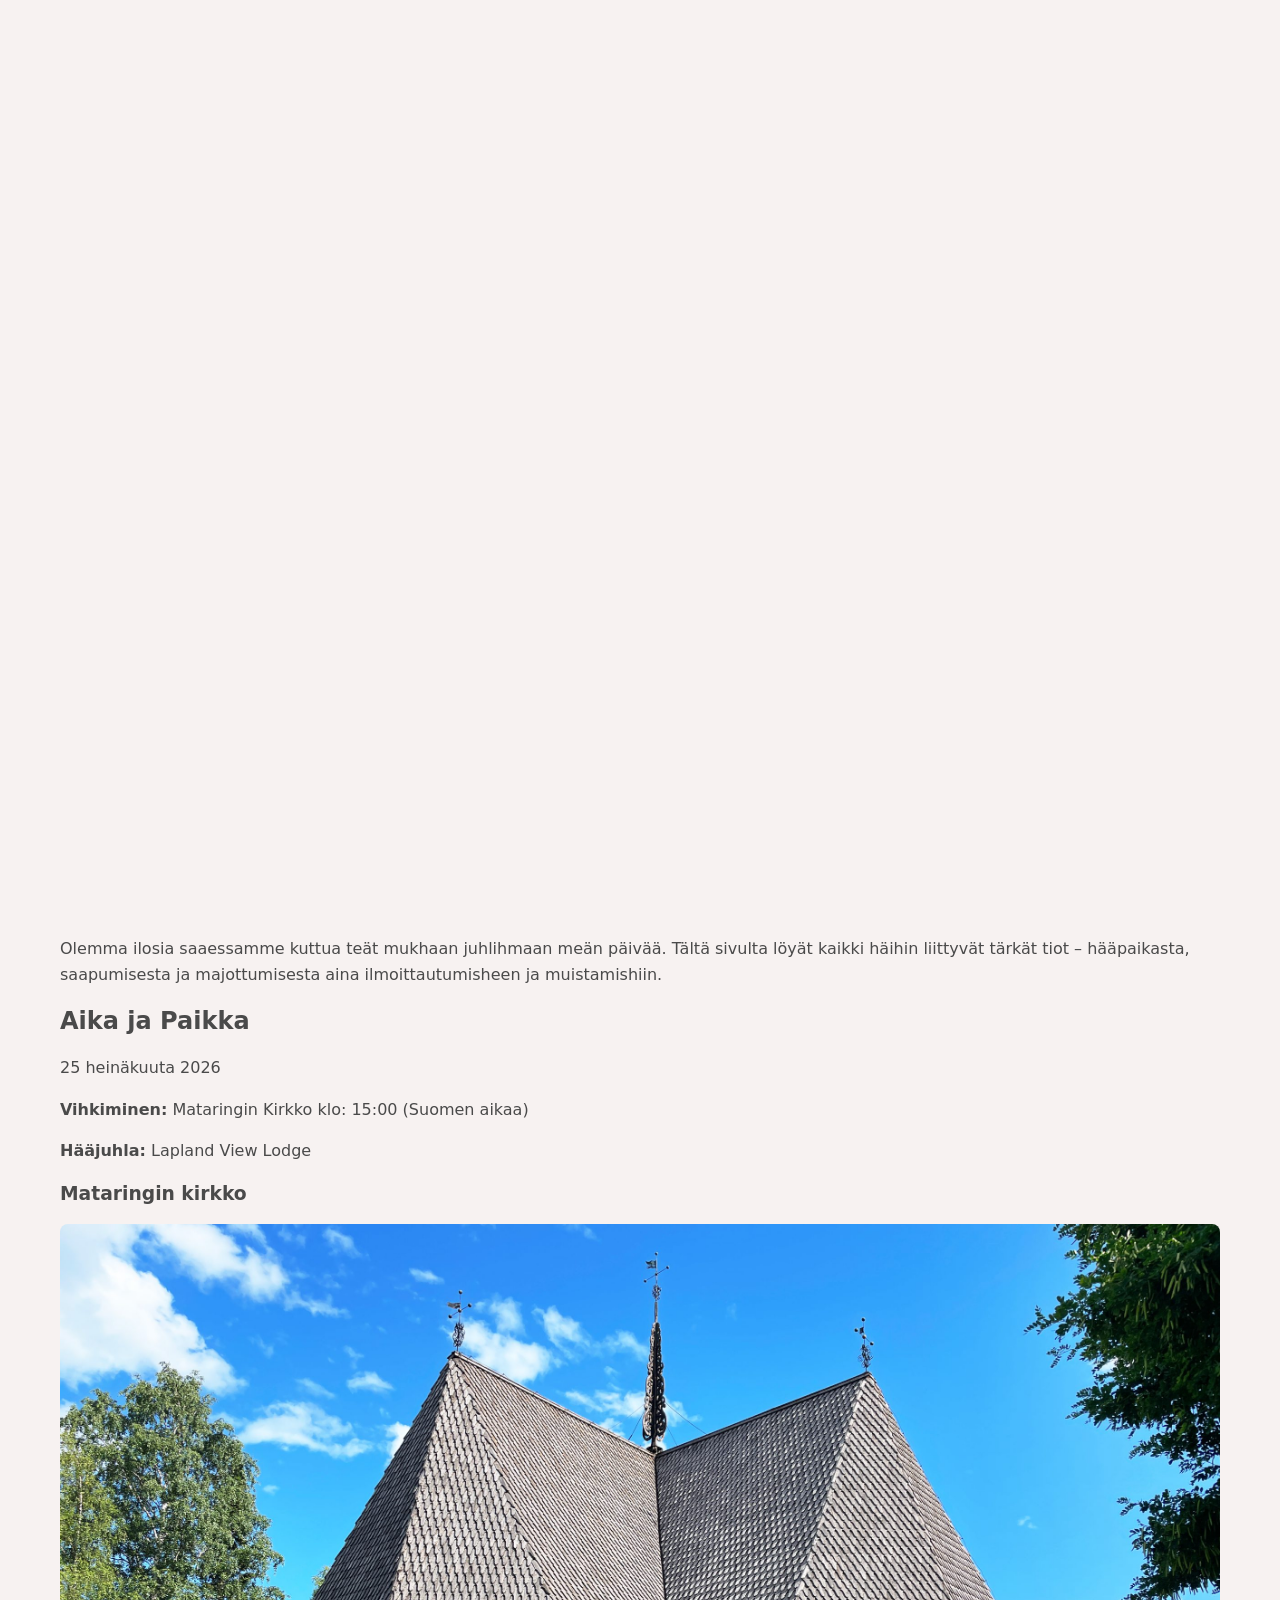
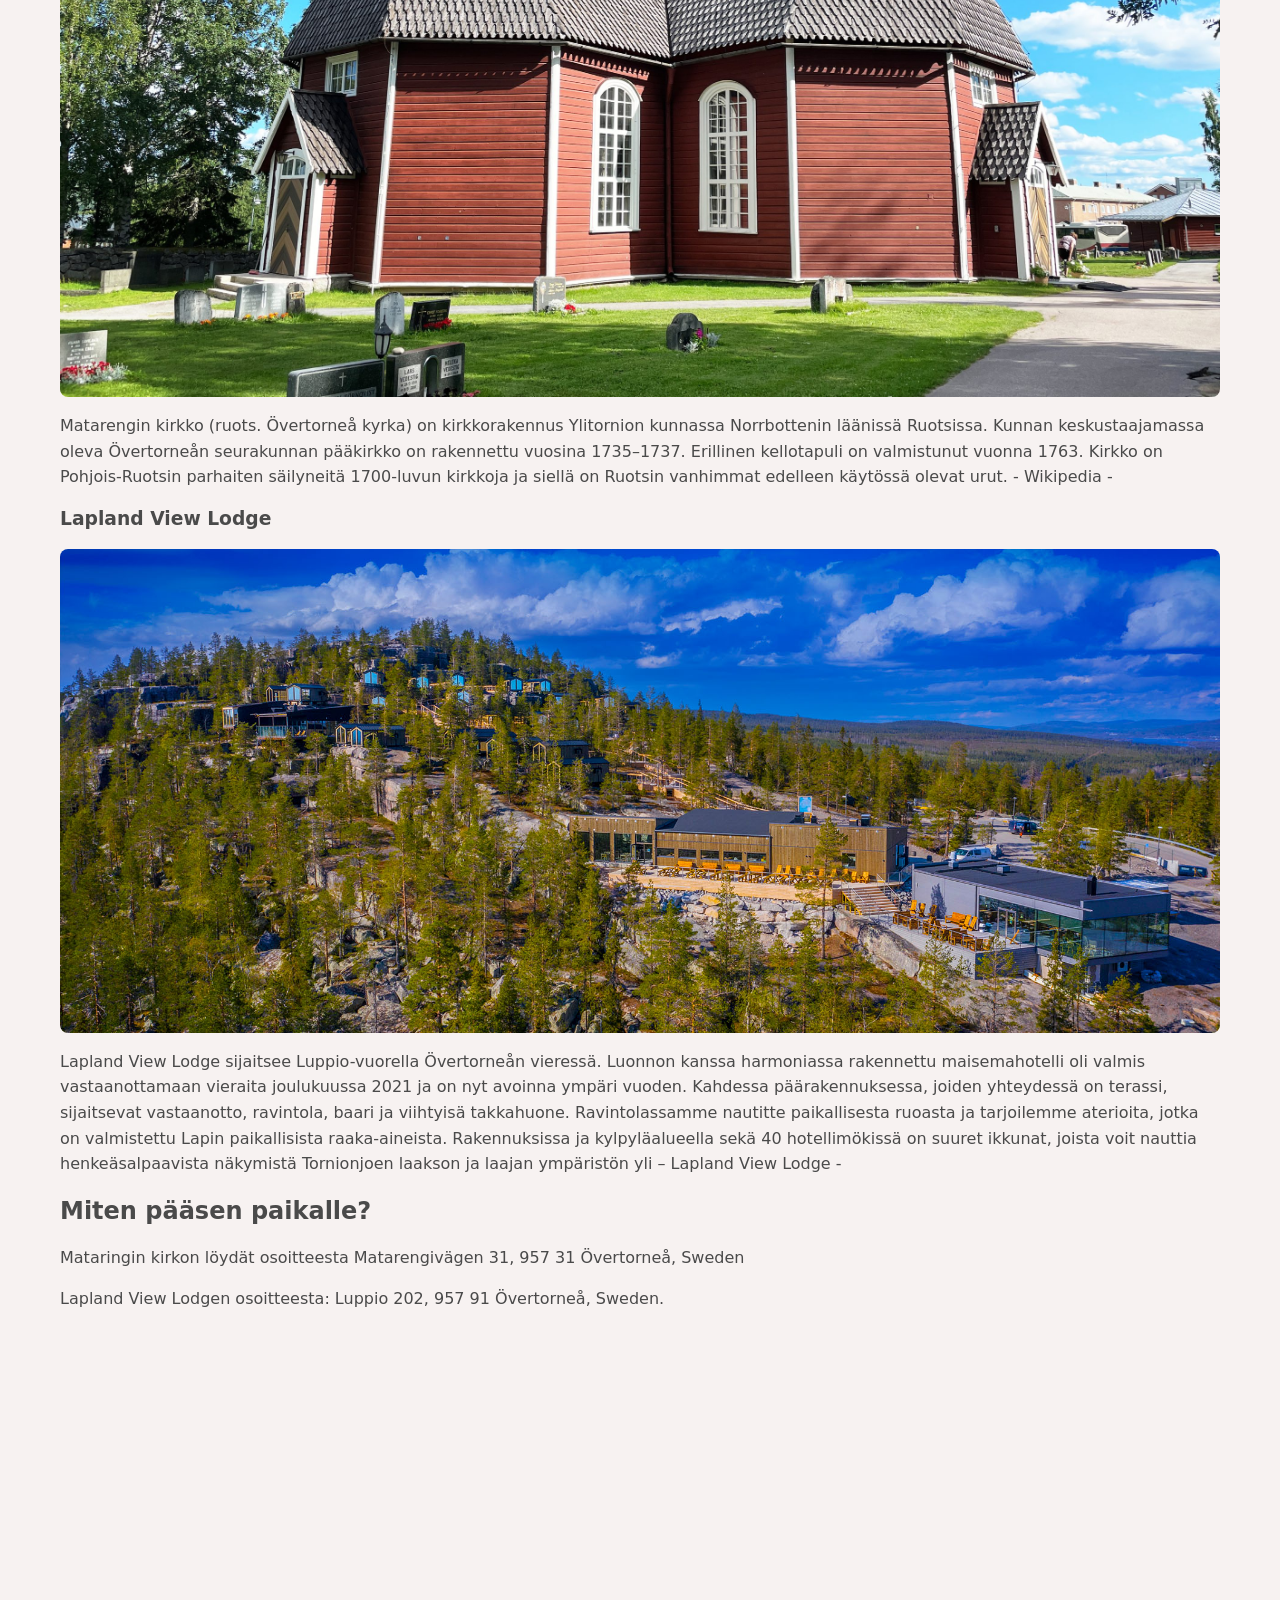
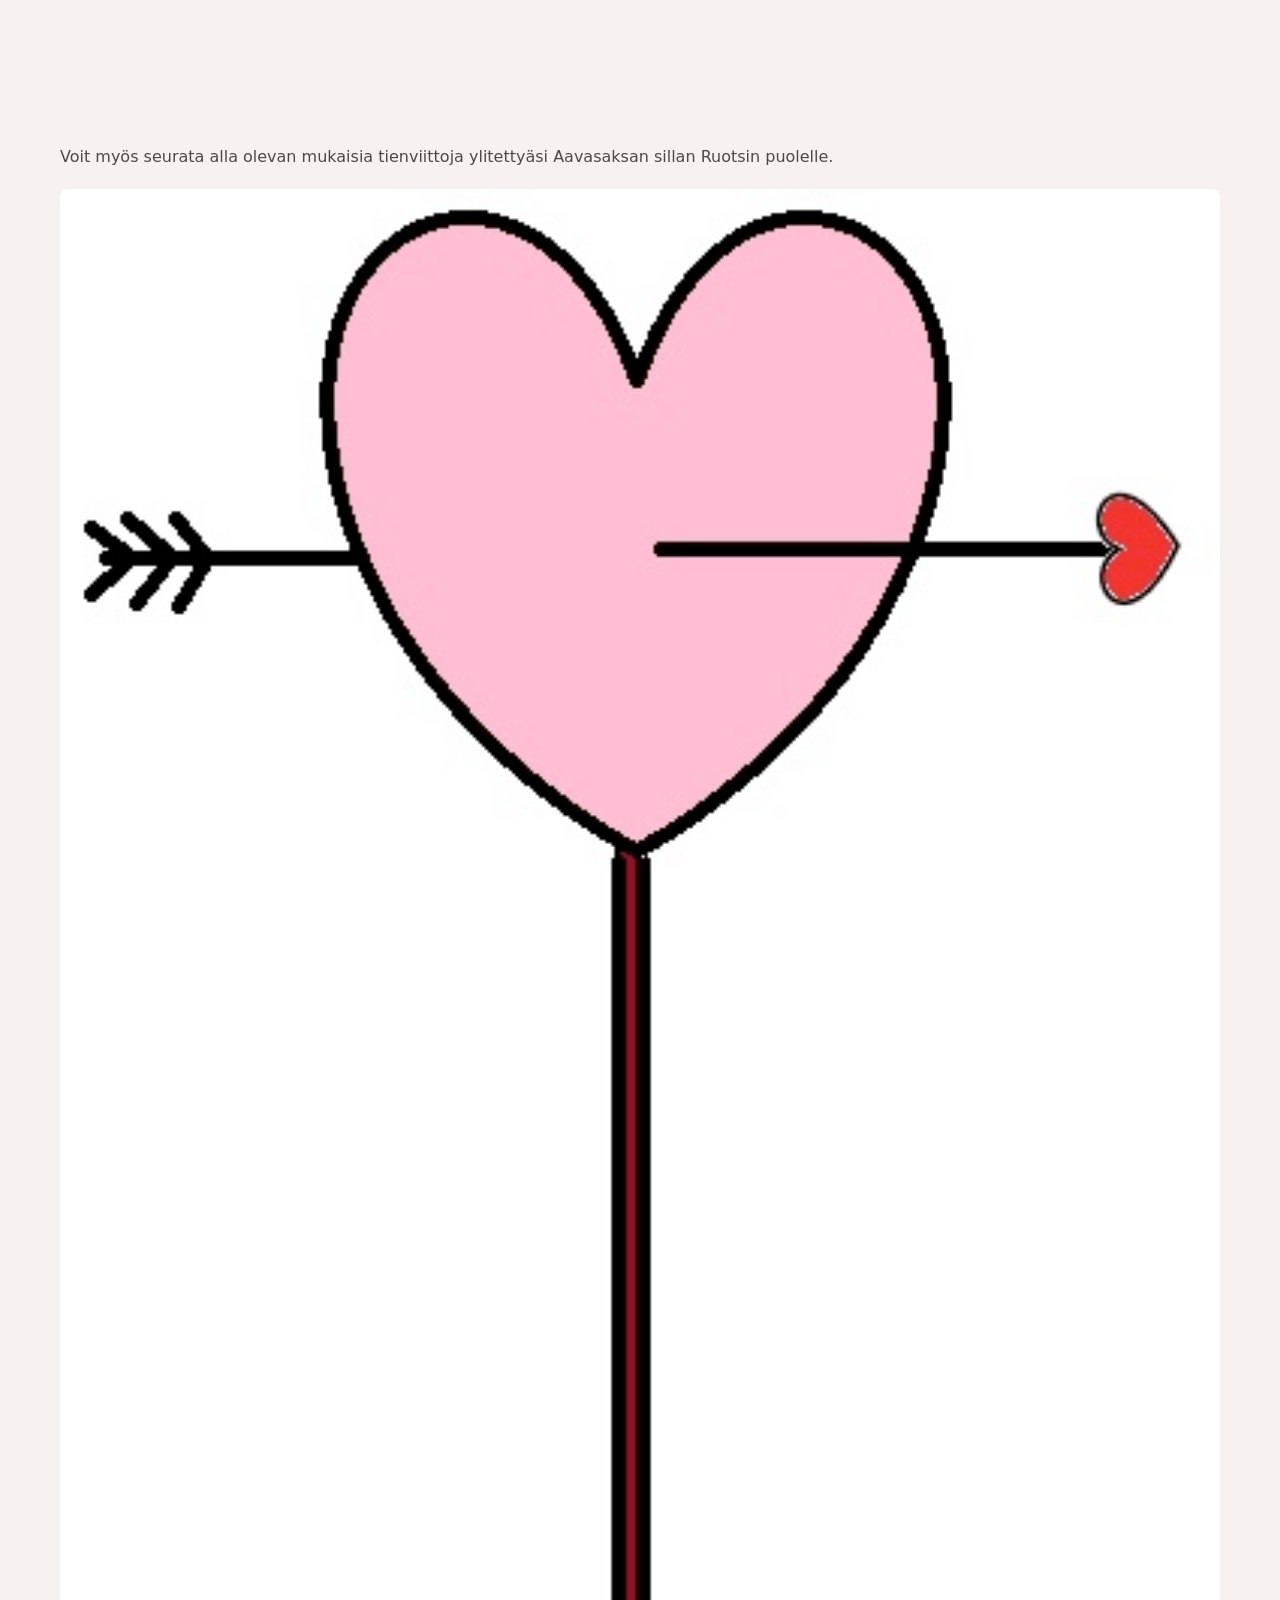
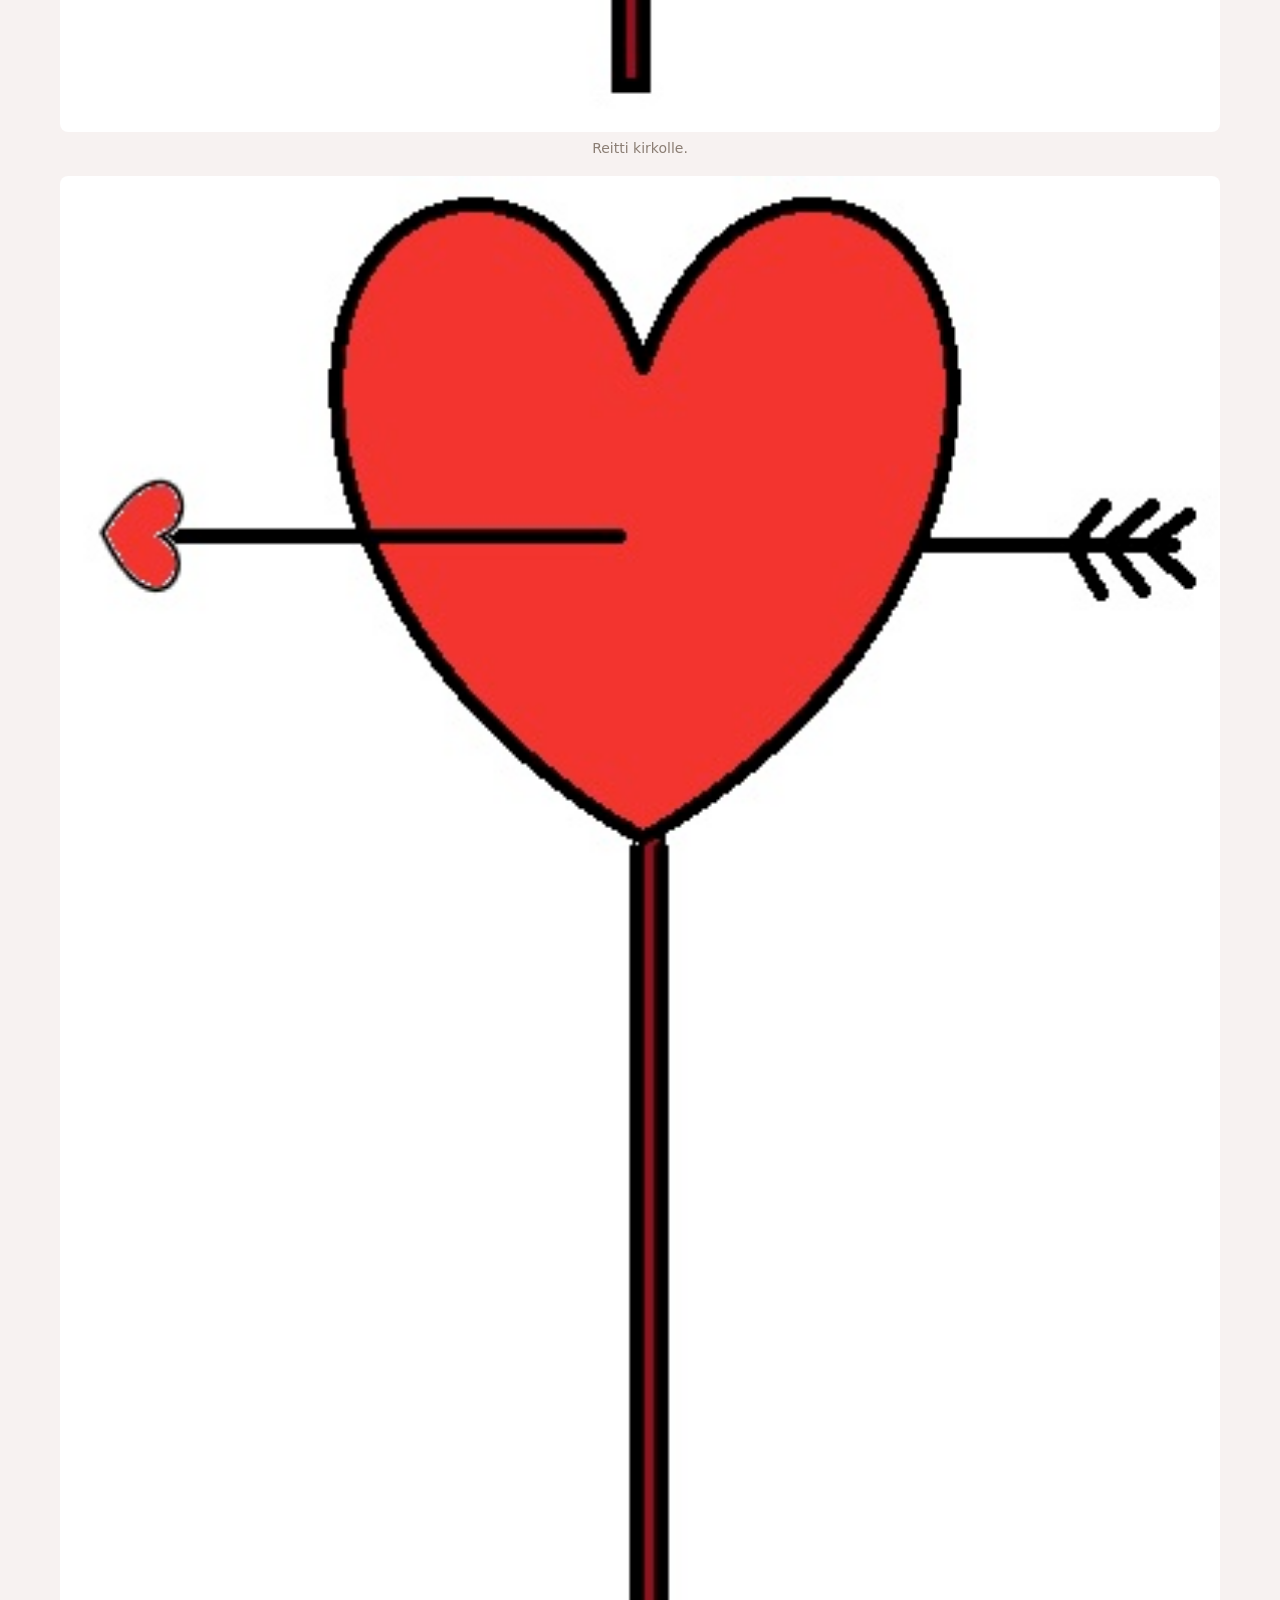
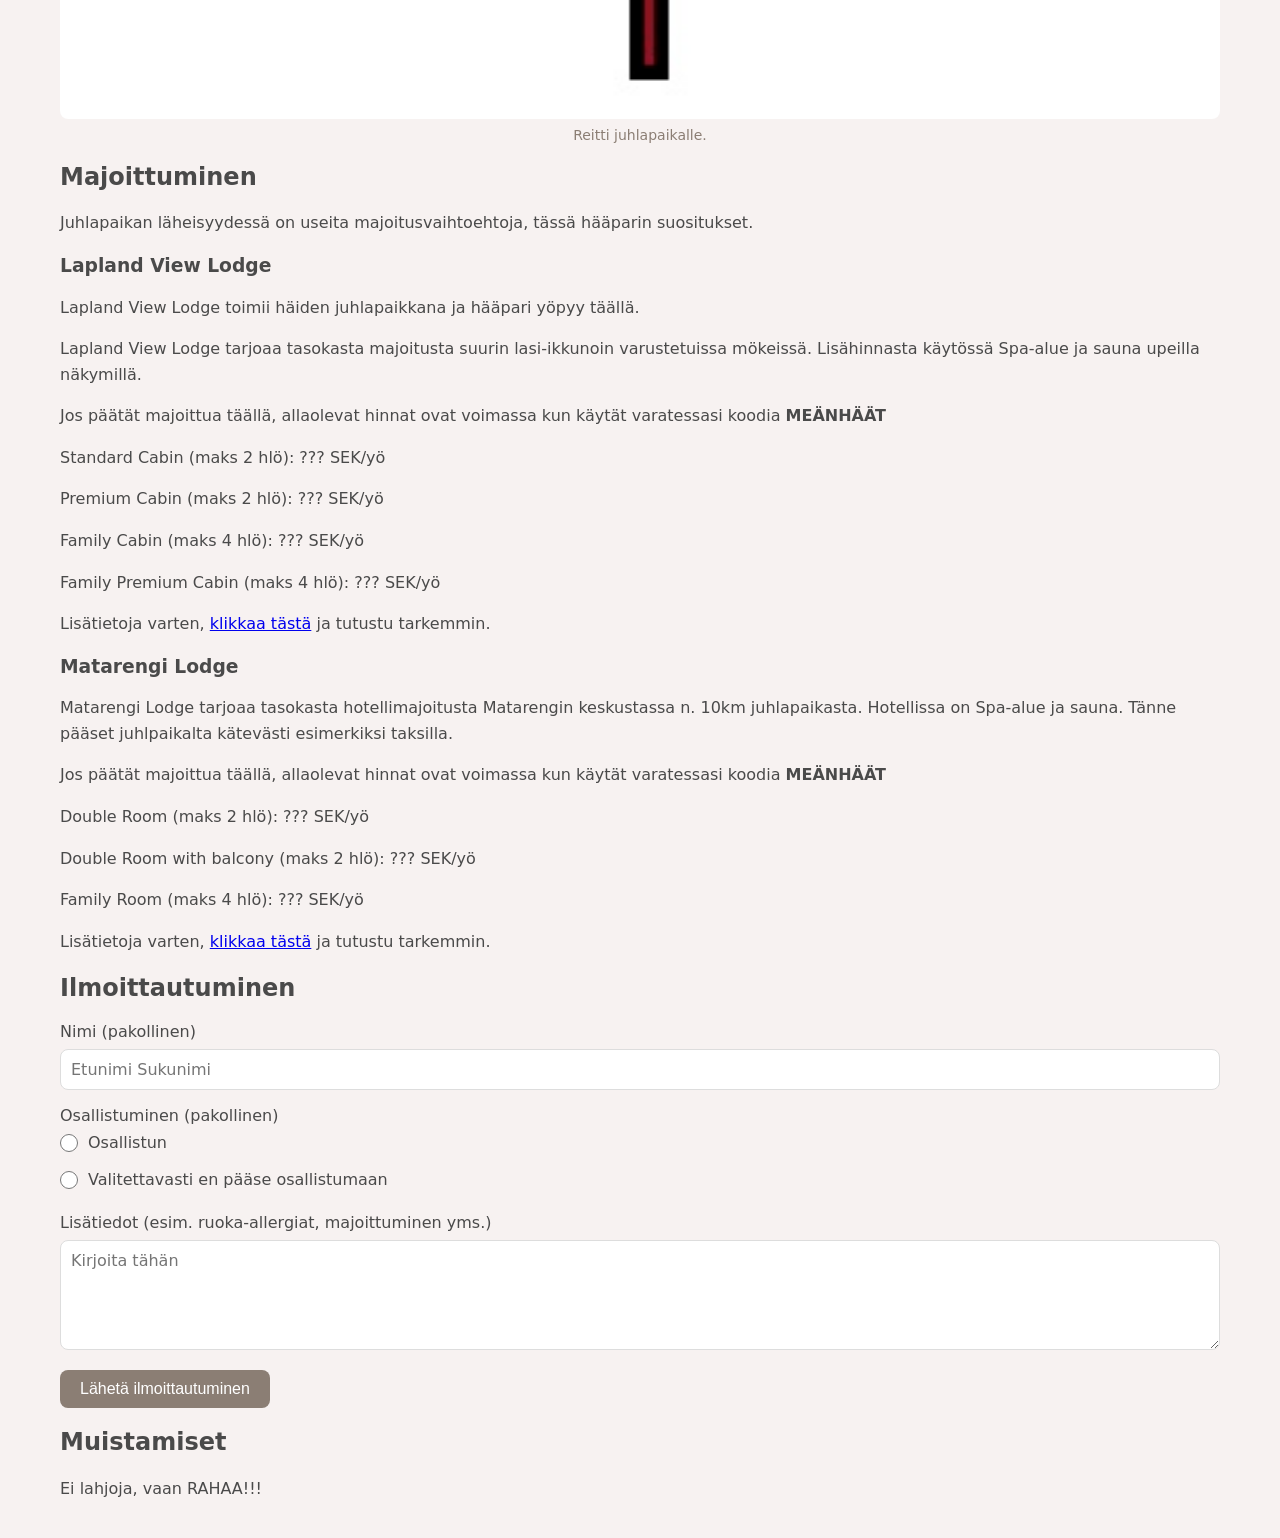
<file: haapaikka.html>
<!DOCTYPE html>
<html lang="fi">
<head>
  <meta charset="UTF-8" />
  <meta name="viewport" content="width=device-width, initial-scale=1.0" />
  <title>Satu & Ville – 25.7.2026</title>

  <style>
    body{
      margin:0;
      font-family: system-ui, sans-serif;
      background-color: rgba(247, 242, 241, 1);
      overflow-x:hidden;
    }

    /* ===== VIDEO + BANNERI ===== */
    .video-container{
      position: relative;
      width: 100%;
      height: 100vh;           /* video täyttää aluksi ruudun */
      overflow: hidden;
      display: block;
    }

    video{
      position: absolute;
      inset: 0;
      width: 100%;
      height: 100%;
      object-fit: cover;
      display: block;
    }

    .banner-image{
      display: none;           /* näytetään videon jälkeen */
      position: relative;
      width: 100%;
      height: auto;
    }

    .banner-image img{
      width: 100%;
      height: auto;            /* säilyttää mittasuhteet */
      display: block;
    }

    /* ===== SISÄLTÖ ===== */
    .container{
      width: 100%;
      padding: 20px;
      box-sizing: border-box;
      max-width: 1200px;
      margin: 0 auto;
    }

    h1,h2,h3{ color:#4A4A4A; }
    p{ font-size:16px; color:#4A4A4A; line-height:1.6; }

    img.content-img{
      width:100%;
      height:auto;
      border-radius:8px;
      margin-top:20px;
      display:block;
    }

    .img-caption{
      text-align:center;
      color:#8B7E74;
      font-size:14px;
      margin-top:8px;
    }

    /* Kartta */
    iframe.map{
      width: 100%;
      max-width: 100%;
      height: 400px;
      border: 0;
      border-radius: 8px;
      display:block;
      margin: 16px 0;
    }

    /* ===== LOMAKE ===== */
    form{ margin-top: 20px; }

    .field{
      margin-bottom: 16px;
    }

    label{
      display:block;
      font-size:16px;
      color:#4A4A4A;
      margin-bottom: 8px;
    }

    input[type="text"], textarea{
      width:100%;
      padding:10px;
      border:1px solid #ddd;
      border-radius:8px;
      box-sizing:border-box;
      font-family: inherit;
      font-size: 16px;
    }

    textarea{
      resize:vertical;
      min-height: 110px;
    }

    .radio-group{
      display:flex;
      flex-direction: column;   /* allekkain */
      gap: 10px;
      margin-top: 6px;
    }

    /* Tämä tekee: ( ) Teksti samalla rivillä */
    .radio-option{
      display:flex;
      align-items:center;
      gap: 10px;
      color:#4A4A4A;
      font-size: 16px;
    }

    .radio-option input{
      width: 18px;
      height: 18px;
      margin: 0;
    }

    button{
      background-color:#8B7E74;
      color:white;
      padding:10px 20px;
      border:none;
      border-radius:8px;
      cursor:pointer;
      font-size: 16px;
    }

    button:hover{
      background-color:#7A6C60;
    }

    /* Responsiivisuus */
    @media (max-width: 768px){
      p{ font-size: 15px; }
      h2{ font-size: 24px; }
    }
  </style>
</head>

<body>

  <!-- VIDEO (näytetään ensin) -->
  <div class="video-container">
    <video id="intro-video" autoplay muted playsinline preload="auto">
      <source src="Video.mp4" type="video/mp4" />
      Videon toisto ei ole tuettu.
    </video>

    <!-- BANNERI (näytetään videon jälkeen) -->
    <div class="banner-image" id="banner">
      <img src="banneri1.png" alt="Hääbanneri" />
    </div>
  </div>

  <!-- SISÄLTÖ -->
  <div class="container">
    <section class="content">

      <p>
        Olemma ilosia saaessamme kuttua teät mukhaan juhlihmaan meän päivää.
        Tältä sivulta löyät kaikki häihin liittyvät tärkät tiot – hääpaikasta,
        saapumisesta ja majottumisesta aina ilmoittautumisheen ja muistamishiin.
      </p>

      <h2>Aika ja Paikka</h2>
      <p>25 heinäkuuta 2026</p>
      <p><strong>Vihkiminen:</strong> Mataringin Kirkko klo: 15:00 (Suomen aikaa)</p>
      <p><strong>Hääjuhla:</strong> Lapland View Lodge</p>

      <h3>Mataringin kirkko</h3>
      <img class="content-img" src="kirkko.jpg" alt="Mataringin kirkko">
      <p>
        Matarengin kirkko (ruots. Övertorneå kyrka) on kirkkorakennus Ylitornion kunnassa
        Norrbottenin läänissä Ruotsissa. Kunnan keskustaajamassa oleva Övertorneån seurakunnan
        pääkirkko on rakennettu vuosina 1735–1737. Erillinen kellotapuli on valmistunut vuonna 1763.
        Kirkko on Pohjois-Ruotsin parhaiten säilyneitä 1700-luvun kirkkoja ja siellä on Ruotsin
        vanhimmat edelleen käytössä olevat urut. - Wikipedia -
      </p>

      <h3>Lapland View Lodge</h3>
      <img class="content-img" src="lodge.jpg" alt="Lapland View Lodge">
      <p>
        Lapland View Lodge sijaitsee Luppio-vuorella Övertorneån vieressä. Luonnon kanssa harmoniassa
        rakennettu maisemahotelli oli valmis vastaanottamaan vieraita joulukuussa 2021 ja on nyt avoinna
        ympäri vuoden. Kahdessa päärakennuksessa, joiden yhteydessä on terassi, sijaitsevat vastaanotto,
        ravintola, baari ja viihtyisä takkahuone. Ravintolassamme nautitte paikallisesta ruoasta ja
        tarjoilemme aterioita, jotka on valmistettu Lapin paikallisista raaka-aineista. Rakennuksissa ja
        kylpyläalueella sekä 40 hotellimökissä on suuret ikkunat, joista voit nauttia henkeäsalpaavista
        näkymistä Tornionjoen laakson ja laajan ympäristön yli – Lapland View Lodge -
      </p>

      <h2>Miten pääsen paikalle?</h2>
      <p>Mataringin kirkon löydät osoitteesta Matarengivägen 31, 957 31 Övertorneå, Sweden</p>
      <p>Lapland View Lodgen osoitteesta: Luppio 202, 957 91 Övertorneå, Sweden.</p>

      <!-- My Maps -upotus (sinun mid) -->
      <iframe
        class="map"
        src="https://www.google.com/maps/d/embed?mid=1yU7i12njITDWcEyxvYRuPLUAWe_k_lQ&ehbc=2E312F&noprof=1">
      </iframe>

      <p>Voit myös seurata alla olevan mukaisia tienviittoja ylitettyäsi Aavasaksan sillan Ruotsin puolelle.</p>

      <img class="content-img" src="viitta1.jpg" alt="Reitti kirkolle">
      <div class="img-caption">Reitti kirkolle.</div>

      <img class="content-img" src="viitta2.jpg" alt="Reitti juhlapaikalle">
      <div class="img-caption">Reitti juhlapaikalle.</div>

      <h2>Majoittuminen</h2>
      <p>Juhlapaikan läheisyydessä on useita majoitusvaihtoehtoja, tässä hääparin suositukset.</p>

      <h3>Lapland View Lodge</h3>
      <p>Lapland View Lodge toimii häiden juhlapaikkana ja hääpari yöpyy täällä.</p>
      <p>Lapland View Lodge tarjoaa tasokasta majoitusta suurin lasi-ikkunoin varustetuissa mökeissä. Lisähinnasta käytössä Spa-alue ja sauna upeilla näkymillä.</p>
      <p>Jos päätät majoittua täällä, allaolevat hinnat ovat voimassa kun käytät varatessasi koodia <strong>MEÄNHÄÄT</strong></p>
      <p>Standard Cabin (maks 2 hlö): ??? SEK/yö</p>
      <p>Premium Cabin (maks 2 hlö): ??? SEK/yö</p>
      <p>Family Cabin (maks 4 hlö): ??? SEK/yö</p>
      <p>Family Premium Cabin (maks 4 hlö): ??? SEK/yö</p>
      <p>Lisätietoja varten, <a href="https://www.explorethenorth.se/our-lodges/lapland-view-lodge" target="_blank">klikkaa tästä</a> ja tutustu tarkemmin.</p>

      <h3>Matarengi Lodge</h3>
      <p>Matarengi Lodge tarjoaa tasokasta hotellimajoitusta Matarengin keskustassa n. 10km juhlapaikasta. Hotellissa on Spa-alue ja sauna. Tänne pääset juhlpaikalta kätevästi esimerkiksi taksilla.</p>
      <p>Jos päätät majoittua täällä, allaolevat hinnat ovat voimassa kun käytät varatessasi koodia <strong>MEÄNHÄÄT</strong></p>
      <p>Double Room (maks 2 hlö): ??? SEK/yö</p>
      <p>Double Room with balcony (maks 2 hlö): ??? SEK/yö</p>
      <p>Family Room (maks 4 hlö): ??? SEK/yö</p>
      <p>Lisätietoja varten, <a href="https://www.explorethenorth.se/our-lodges/matarengi-lodge" target="_blank">klikkaa tästä</a> ja tutustu tarkemmin.</p>

      <h2>Ilmoittautuminen</h2>
      <form>
        <div class="field">
          <label for="name">Nimi (pakollinen)</label>
          <input type="text" id="name" name="name" required placeholder="Etunimi Sukunimi" />
        </div>

        <div class="field">
          <label>Osallistuminen (pakollinen)</label>
          <div class="radio-group">
            <label class="radio-option">
              <input type="radio" name="attendance" value="Osallistun" required />
              Osallistun
            </label>

            <label class="radio-option">
              <input type="radio" name="attendance" value="Valitettavasti en pääse osallistumaan" required />
              Valitettavasti en pääse osallistumaan
            </label>
          </div>
        </div>

        <div class="field">
          <label for="message">Lisätiedot (esim. ruoka-allergiat, majoittuminen yms.)</label>
          <textarea id="message" name="message" placeholder="Kirjoita tähän"></textarea>
        </div>

        <button type="submit">Lähetä ilmoittautuminen</button>
      </form>

      <h2>Muistamiset</h2>
      <p>Ei lahjoja, vaan RAHAA!!!</p>

    </section>
  </div>

  <script>
    // Video pyörii kerran ja piilotetaan sen jälkeen -> banneri näkyviin
    const video = document.getElementById('intro-video');
    const banner = document.getElementById('banner');

    video.addEventListener('ended', () => {
      video.style.display = 'none';
      banner.style.display = 'block';

      // pienennetään video-container bannerin korkeuteen (ettei jää tyhjää 100vh-tilaa)
      const container = document.querySelector('.video-container');
      container.style.height = 'auto';
    });
  </script>

</body>
</html>
</file>
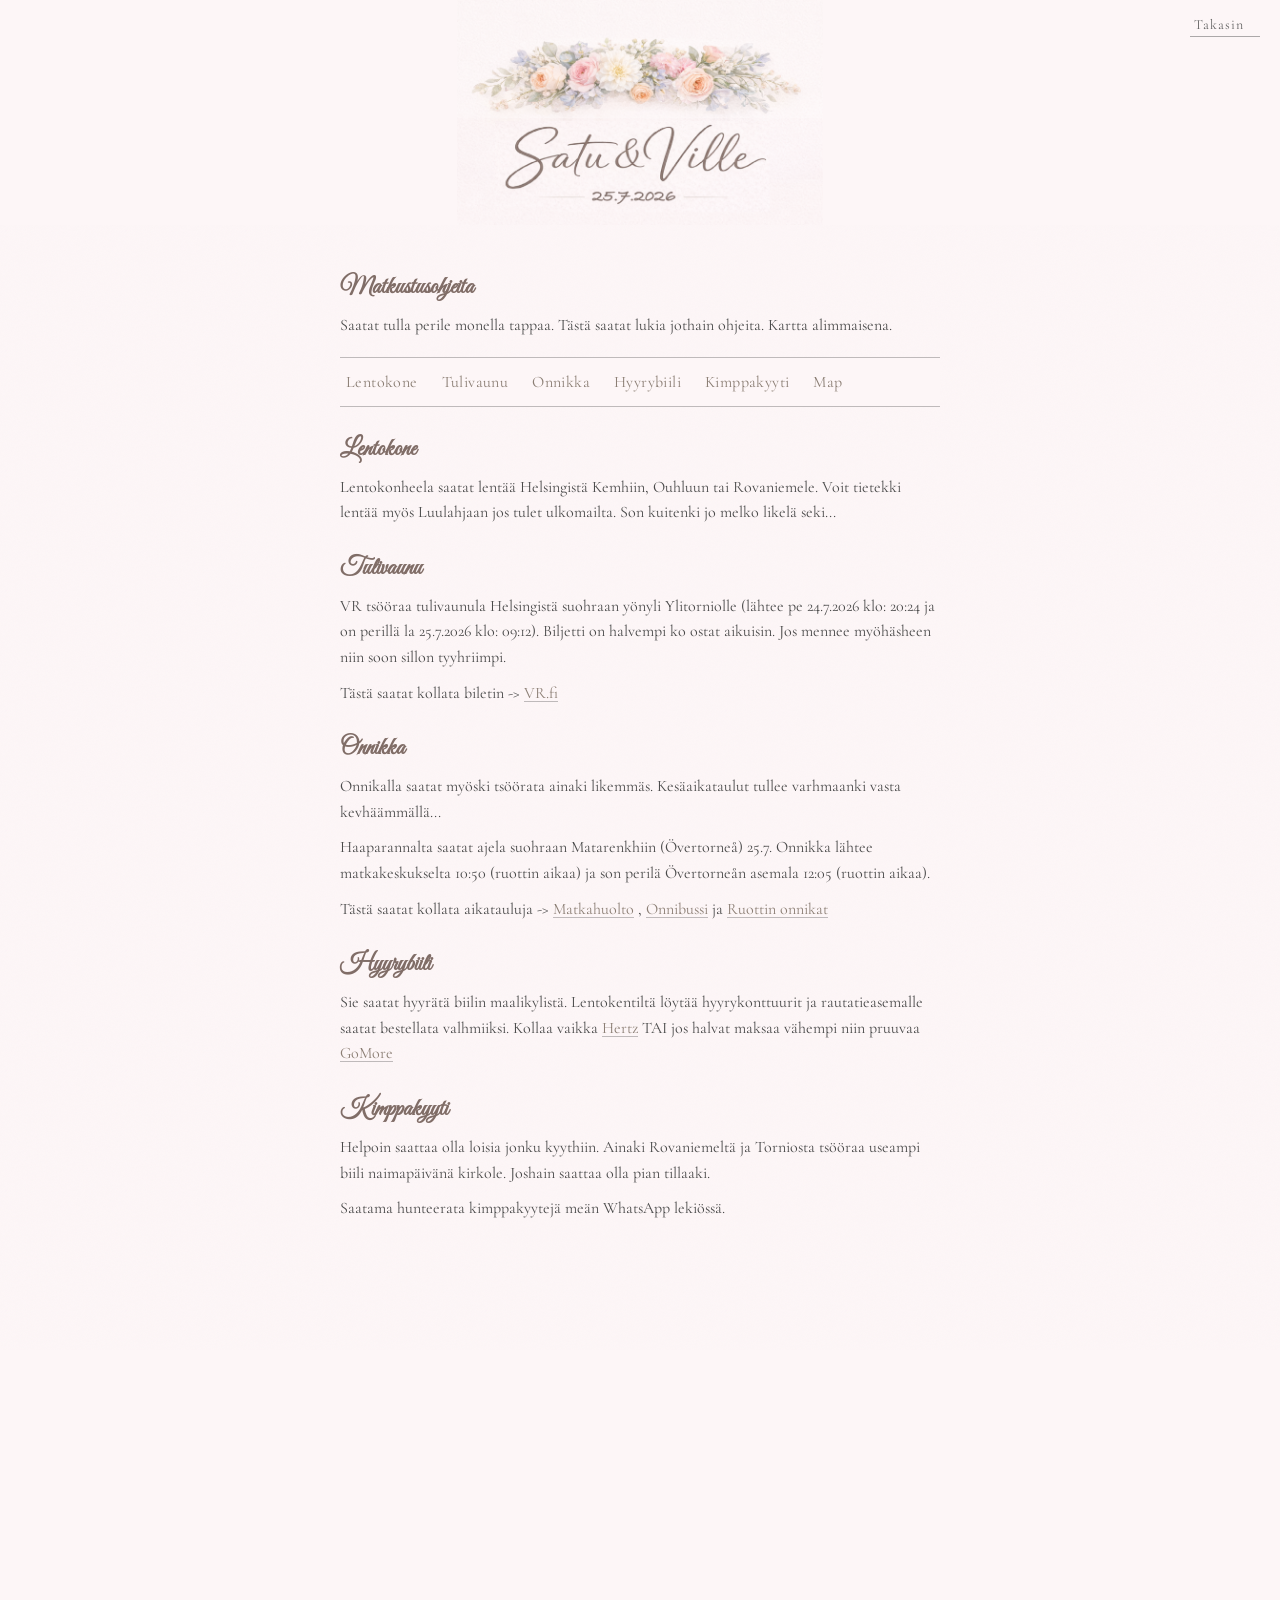
<file: matkainfo.html>
<!-- ========= matkainfo.html ========= -->
<!DOCTYPE html>
<html lang="en">
<head>
  <meta charset="UTF-8" />
  <meta name="viewport" content="width=device-width, initial-scale=1.0" />
  <meta name="robots" content="noindex, nofollow">

  <title>Satu & Ville – 25.7.2026</title>

  <link rel="preconnect" href="https://fonts.googleapis.com">
  <link rel="preconnect" href="https://fonts.gstatic.com" crossorigin>
  <link href="https://fonts.googleapis.com/css2?family=Cormorant+Garamond:wght@400;600&family=Great+Vibes&display=swap" rel="stylesheet">

  <link rel="stylesheet" href="styles.css" />
  <script src="site.js" defer></script>
</head>

<body>
  <div class="grain" aria-hidden="true"></div>

  <!-- TOP LANGUAGE SWITCH -->
  <nav class="lang-top" aria-label="Language selection">
    <a href="FIN.html" class="lang-link">Takasin</a>
    <span class="lang-sep"></span>
    <span class="lang-link active" aria-current="page"></span>
  </nav>

  <!-- BANNER (always visible) -->
  <div class="banner-image" id="banner">
    <img src="images/banneri.png" alt="Wedding banner" />
  </div>

  <!-- CONTENT -->
  <div class="container is-visible">
    <section class="content">
      
      <h2>Matkustusohjeita</h2>
      <p>
        Saatat tulla perile monella tappaa. Tästä saatat lukia jothain ohjeita. Kartta alimmaisena.
      </p>

      <nav class="subnav" aria-label="Page navigation">
        <a href="#flying">Lentokone</a>
        <a href="#trains">Tulivaunu</a>
        <a href="#busses">Onnikka</a>
        <a href="#rental">Hyyrybiili</a>
        <a href="#carpool">Kimppakyyti</a>
        <a href="#map">Map</a>
      </nav>

      <section id="flying">
        <h2>Lentokone</h2>
        <p>
          Lentokonheela saatat lentää Helsingistä Kemhiin, Ouhluun tai Rovaniemele. 
          Voit tietekki lentää myös Luulahjaan jos tulet ulkomailta. Son kuitenki jo melko likelä seki...
        </p>
      </section>
      
      <section id="trains">
      <h2>Tulivaunu</h2>
        <p>
          VR tsööraa tulivaunula Helsingistä suohraan yönyli Ylitorniolle (lähtee pe 24.7.2026 klo: 20:24 ja on perillä la 25.7.2026 klo: 09:12). 
          Biljetti on halvempi ko ostat aikuisin. Jos mennee myöhäsheen niin soon sillon tyyhriimpi.
        </p>
        <p>
          Tästä saatat kollata biletin -> <a href="https://www.vr.fi/kertalippu-menomatkan-hakutulokset?from=HKI&to=YTR&passengers%5b0%5d%5bkey%5d=648ce083-52fd-437b-bb80-6c981848284c&passengers%5b0%5d%5btype%5d=ADULT&outboundDate=2026-07-24">VR.fi</a>
        </p>
      </section>

      <section id="busses">
        <h2>Onnikka</h2>
        <p>
          Onnikalla saatat myöski tsöörata ainaki likemmäs. Kesäaikataulut tullee varhmaanki vasta kevhäämmällä...
        </p>
        <p>
          Haaparannalta saatat ajela suohraan Matarenkhiin (Övertorneå) 25.7. Onnikka lähtee matkakeskukselta 10:50 (ruottin aikaa) ja son perilä 
          Övertorneån asemala 12:05 (ruottin aikaa).
        </p>
        <p>
          Tästä saatat kollata aikatauluja -> <a href="https://www.matkahuolto.fi/passengers">Matkahuolto</a> 
        , <a href="https://www.onnibus.com/home">Onnibussi</a> ja <a href="https://lanstrafikennorrbotten.se/sok-resa">Ruottin onnikat</a>
        </p>
      </section>

      <section id="rental">
        <h2>Hyyrybiili</h2>
        <p>
          Sie saatat hyyrätä biilin maalikylistä. Lentokentiltä löytää hyyrykonttuurit ja rautatieasemalle saatat bestellata 
          valhmiiksi.
          
          Kollaa vaikka <a href="https://www.hertz.fi/rentacar/reservation/">Hertz</a> TAI jos halvat maksaa vähempi niin pruuvaa 
          <a href="https://gomore.fi/autonvuokraus">GoMore</a>
        </p>
      </section>

      <section id="carpool">
        <h2>Kimppakyyti</h2>
        <p>
          Helpoin saattaa olla loisia jonku kyythiin. Ainaki Rovaniemeltä ja Torniosta tsööraa useampi biili naimapäivänä kirkole. Joshain 
          saattaa olla pian tillaaki.
        </p>
        <p>
          Saatama hunteerata kimppakyytejä meän WhatsApp lekiössä.
        </p>
      </section>

      <section id="map">
        <iframe
          class="map"
          src="https://www.google.com/maps/d/embed?mid=1yU7i12njITDWcEyxvYRuPLUAWe_k_lQ&ehbc=2E312F&noprof=1">
        </iframe>
      </section>
  </div>

</body>
</html>
</file>
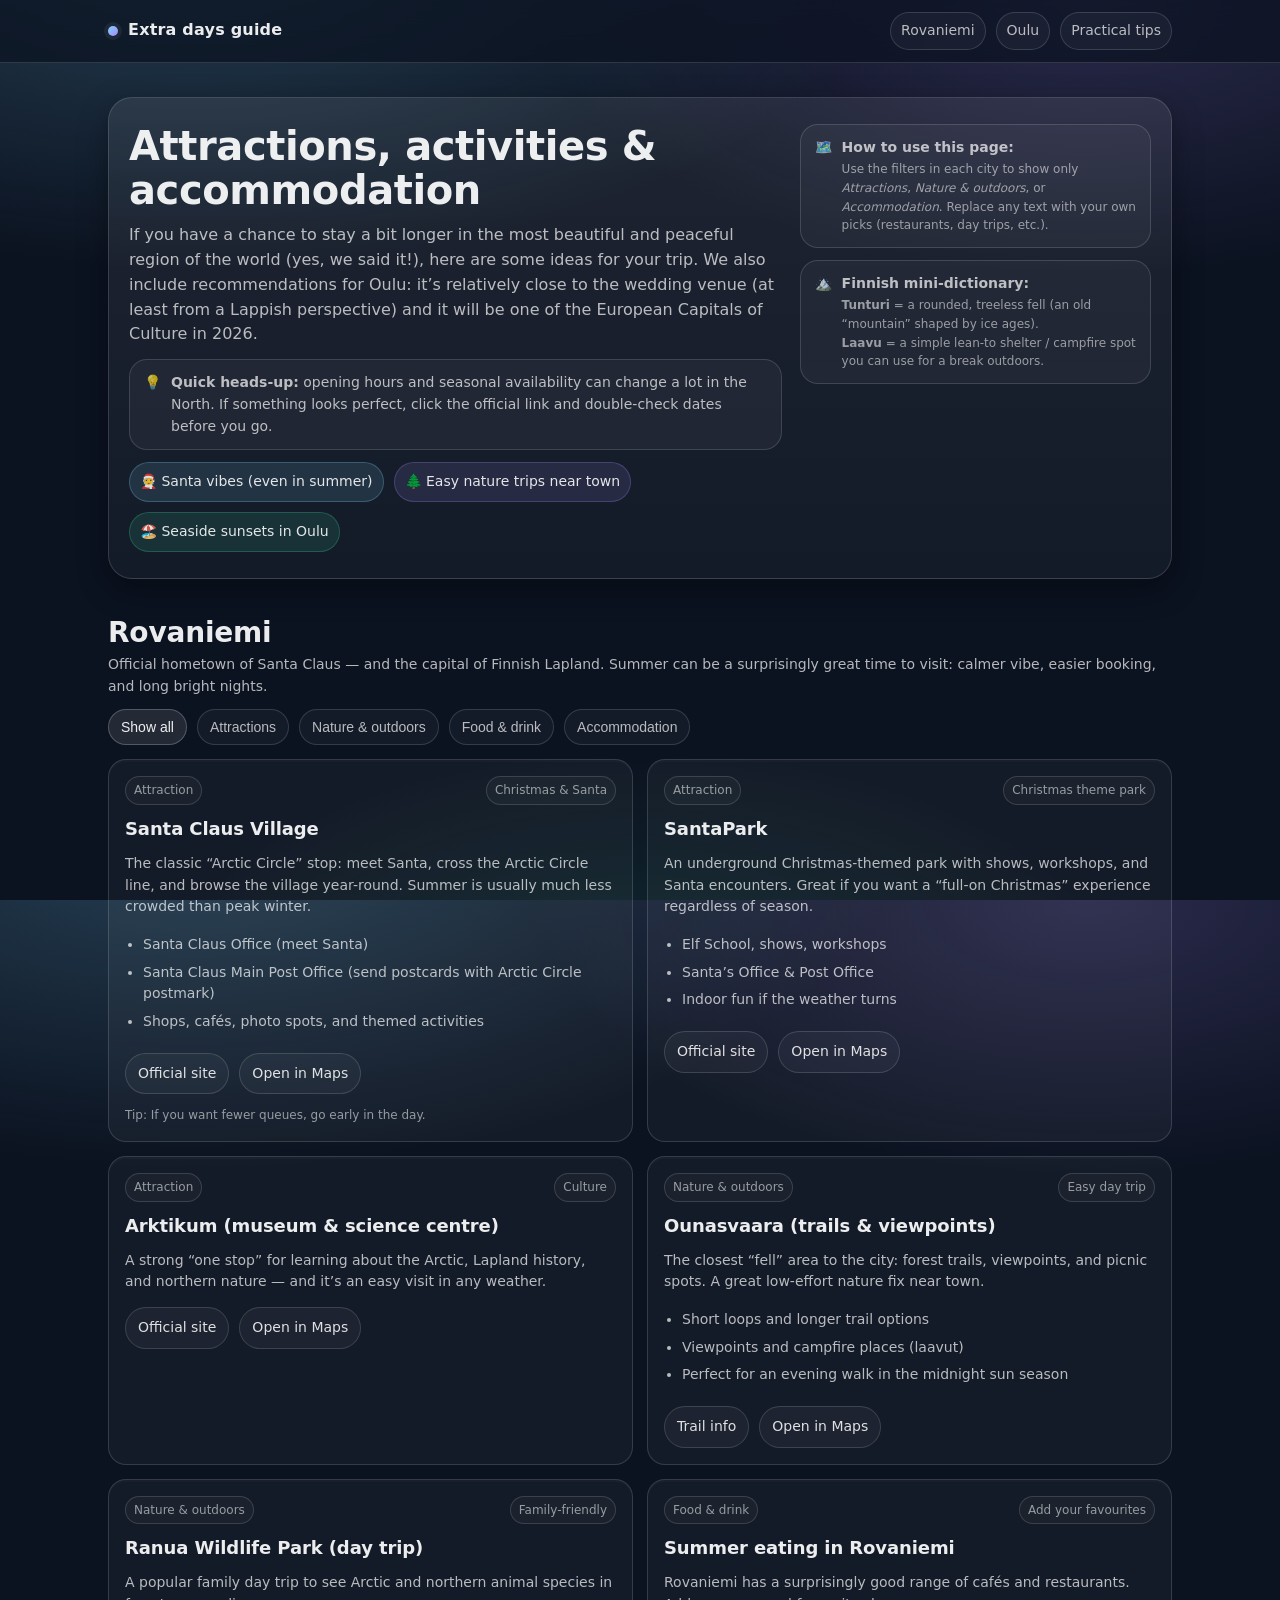
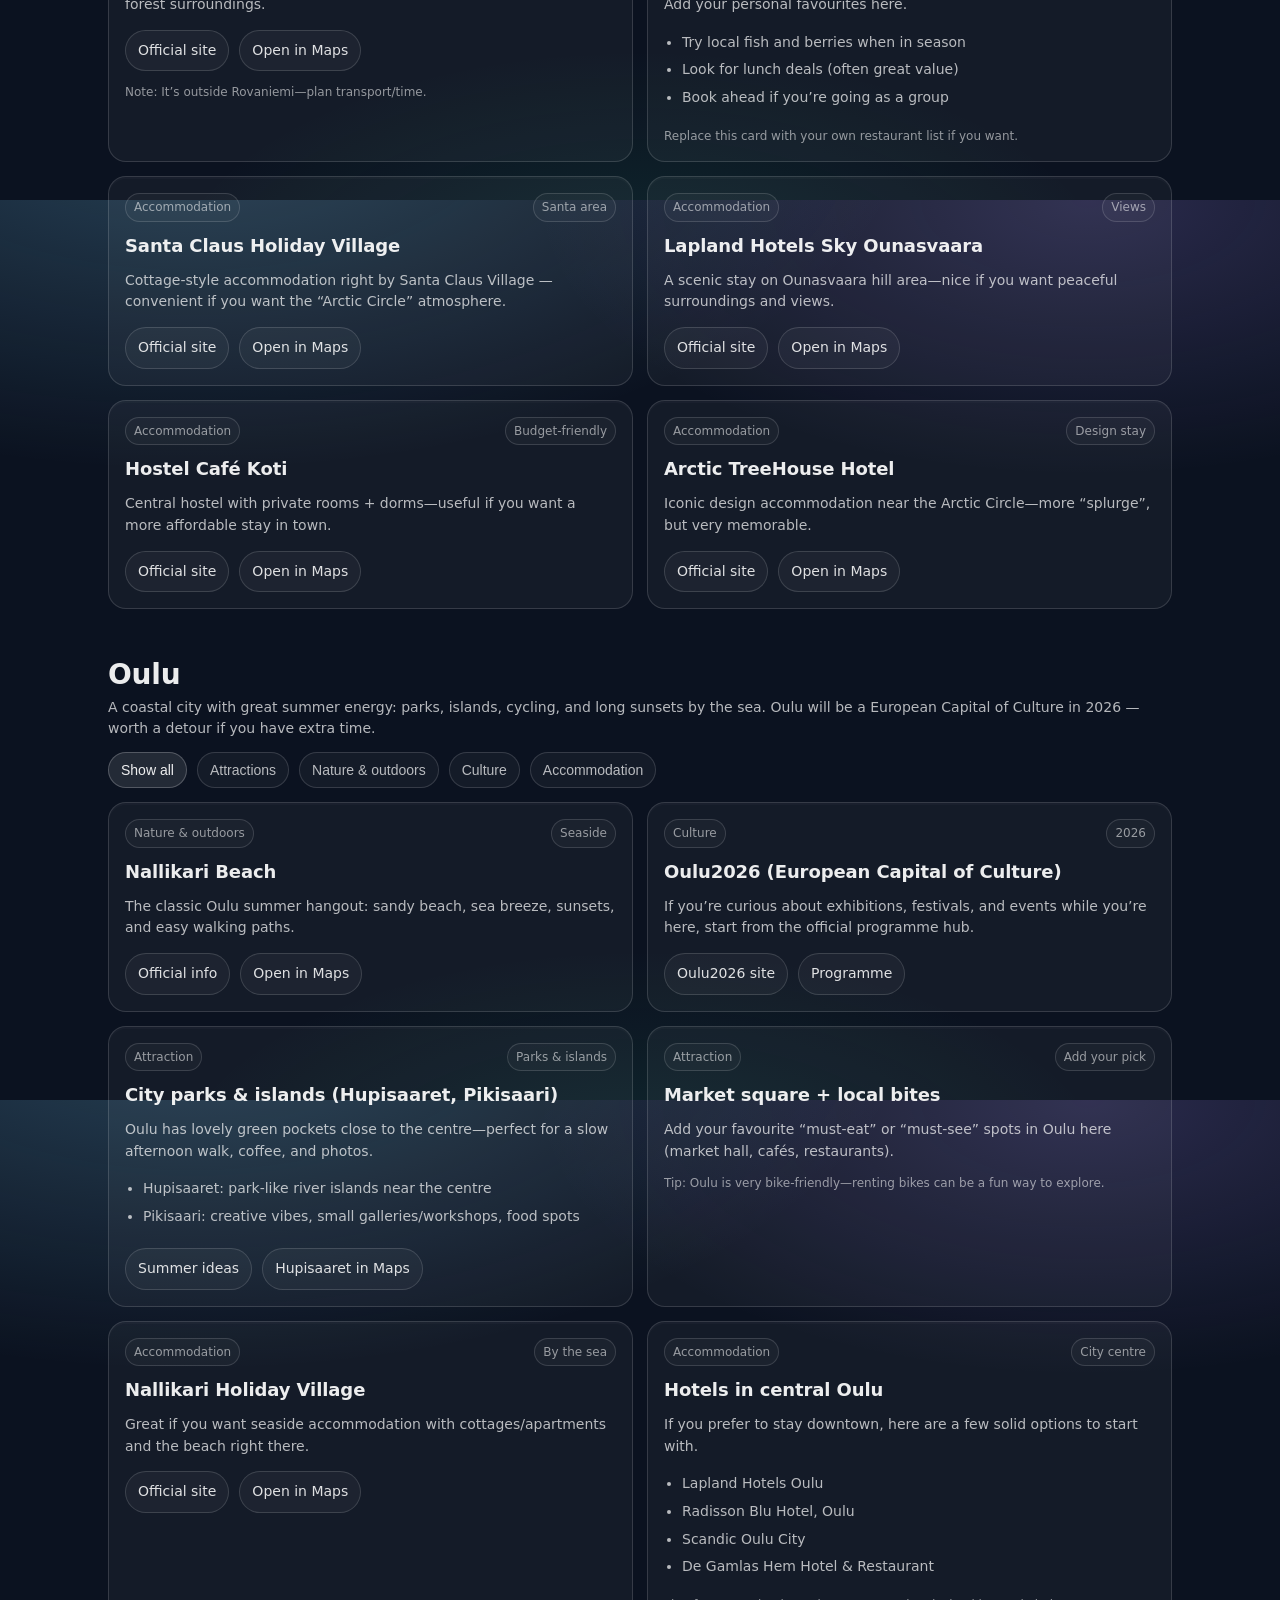
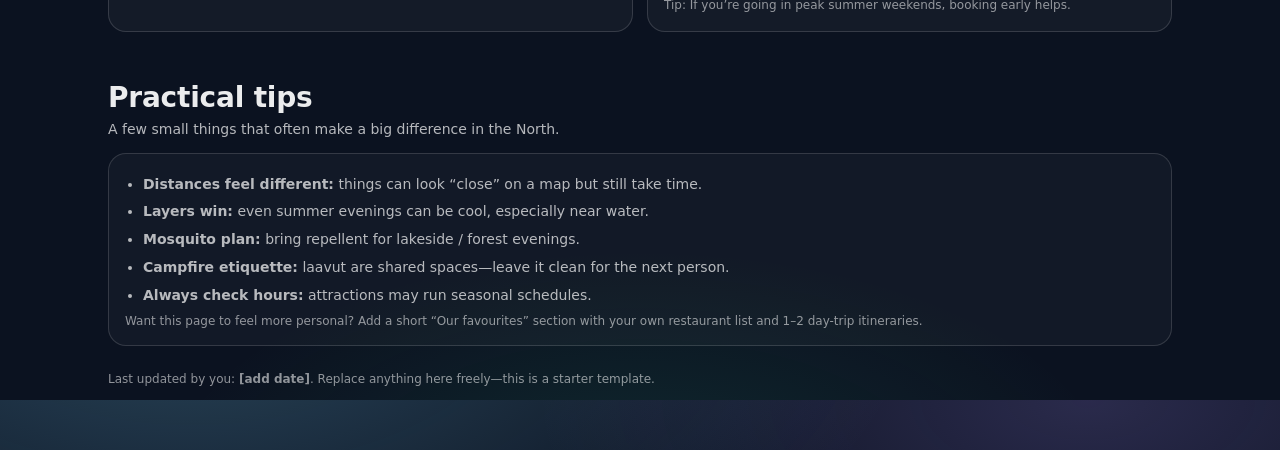
<file: planningtostay.html>
<!doctype html>
<html lang="en">
<head>
  <meta charset="utf-8" />
  <meta name="viewport" content="width=device-width, initial-scale=1" />
  <title>Travel tips: Rovaniemi & Oulu</title>
  <meta name="description" content="Attractions, activities and accommodation ideas for guests staying longer around the wedding." />
  <style>
    :root{
      --bg: #0b1220;
      --panel: rgba(255,255,255,.06);
      --panel-strong: rgba(255,255,255,.10);
      --text: rgba(255,255,255,.92);
      --muted: rgba(255,255,255,.70);
      --muted2: rgba(255,255,255,.55);
      --border: rgba(255,255,255,.14);
      --accent: #7dd3fc;
      --accent2: #a78bfa;
      --ok: #34d399;
      --warn: #fbbf24;
      --shadow: 0 10px 30px rgba(0,0,0,.35);
      --radius: 18px;
      --radius2: 24px;
      --max: 1100px;
      --font: ui-sans-serif, system-ui, -apple-system, Segoe UI, Roboto, Arial, "Apple Color Emoji","Segoe UI Emoji";
    }

    * { box-sizing: border-box; }
    html, body { height: 100%; }
    body{
      margin: 0;
      font-family: var(--font);
      color: var(--text);
      background:
        radial-gradient(1200px 600px at 15% -10%, rgba(125,211,252,.25), transparent 60%),
        radial-gradient(1000px 500px at 85% 0%, rgba(167,139,250,.20), transparent 55%),
        radial-gradient(800px 400px at 50% 110%, rgba(52,211,153,.12), transparent 60%),
        var(--bg);
      line-height: 1.55;
    }

    a{ color: inherit; text-decoration: none; }
    a:hover{ text-decoration: underline; text-underline-offset: 4px; }

    .container{
      max-width: var(--max);
      margin: 0 auto;
      padding: 0 18px;
    }

    /* Top bar */
    .topbar{
      position: sticky;
      top: 0;
      z-index: 10;
      backdrop-filter: blur(14px);
      background: rgba(11,18,32,.70);
      border-bottom: 1px solid var(--border);
    }
    .topbar-inner{
      display:flex;
      align-items:center;
      justify-content:space-between;
      gap: 14px;
      padding: 12px 0;
    }
    .brand{
      display:flex;
      gap: 10px;
      align-items:center;
      font-weight: 700;
      letter-spacing: .2px;
      white-space: nowrap;
    }
    .brand-dot{
      width: 10px; height: 10px; border-radius: 999px;
      background: linear-gradient(135deg, var(--accent), var(--accent2));
      box-shadow: 0 0 0 4px rgba(255,255,255,.06);
    }
    .nav{
      display:flex;
      flex-wrap: wrap;
      gap: 10px;
      justify-content:flex-end;
    }
    .chip{
      display:inline-flex;
      align-items:center;
      gap: 8px;
      padding: 7px 10px;
      border: 1px solid var(--border);
      border-radius: 999px;
      background: rgba(255,255,255,.04);
      font-size: 14px;
      color: var(--muted);
    }
    .chip:hover{ background: rgba(255,255,255,.08); }

    /* Hero */
    .hero{
      padding: 34px 0 10px;
    }
    .hero-card{
      border: 1px solid var(--border);
      border-radius: var(--radius2);
      background: linear-gradient(180deg, rgba(255,255,255,.08), rgba(255,255,255,.04));
      box-shadow: var(--shadow);
      overflow: hidden;
    }
    .hero-inner{
      padding: 26px 20px;
      display:grid;
      grid-template-columns: 1.3fr .7fr;
      gap: 18px;
    }
    @media (max-width: 860px){
      .hero-inner{ grid-template-columns: 1fr; }
    }
    h1{
      margin: 0 0 10px;
      font-size: clamp(26px, 3.2vw, 40px);
      line-height: 1.12;
      letter-spacing: -.4px;
    }
    .lead{
      color: var(--muted);
      font-size: 16px;
      margin: 0 0 12px;
    }
    .note{
      display:flex;
      gap: 10px;
      align-items:flex-start;
      padding: 12px 14px;
      border: 1px solid var(--border);
      border-radius: var(--radius);
      background: rgba(255,255,255,.04);
      color: var(--muted);
      font-size: 14px;
    }
    .badge-row{
      display:flex;
      flex-wrap: wrap;
      gap: 10px;
      margin-top: 12px;
    }
    .badge{
      display:inline-flex;
      align-items:center;
      gap: 8px;
      padding: 8px 10px;
      border-radius: 999px;
      background: rgba(125,211,252,.12);
      border: 1px solid rgba(125,211,252,.25);
      color: rgba(255,255,255,.88);
      font-size: 14px;
    }
    .badge.alt{
      background: rgba(167,139,250,.12);
      border-color: rgba(167,139,250,.25);
    }
    .badge.ok{
      background: rgba(52,211,153,.12);
      border-color: rgba(52,211,153,.25);
    }

    /* Sections */
    section{
      padding: 22px 0;
    }
    .section-head{
      display:flex;
      align-items:flex-end;
      justify-content:space-between;
      gap: 14px;
      margin-bottom: 12px;
    }
    h2{
      margin: 0;
      font-size: clamp(20px, 2.2vw, 28px);
      letter-spacing: -.2px;
    }
    .subhead{
      margin: 0;
      color: var(--muted);
      font-size: 14px;
    }

    /* Filters */
    .filters{
      display:flex;
      flex-wrap: wrap;
      gap: 10px;
      margin: 10px 0 14px;
    }
    .btn{
      cursor: pointer;
      border: 1px solid var(--border);
      background: rgba(255,255,255,.04);
      color: var(--muted);
      padding: 9px 12px;
      border-radius: 999px;
      font-size: 14px;
      transition: .15s ease;
      user-select: none;
    }
    .btn:hover{ background: rgba(255,255,255,.08); }
    .btn[aria-pressed="true"]{
      background: rgba(255,255,255,.10);
      color: rgba(255,255,255,.92);
      border-color: rgba(255,255,255,.22);
    }

    /* Cards grid */
    .grid{
      display:grid;
      grid-template-columns: repeat(12, 1fr);
      gap: 14px;
    }
    .card{
      grid-column: span 6;
      border: 1px solid var(--border);
      border-radius: var(--radius);
      background: rgba(255,255,255,.04);
      box-shadow: 0 2px 0 rgba(255,255,255,.02) inset;
      overflow: hidden;
      min-height: 100%;
    }
    @media (max-width: 900px){ .card{ grid-column: span 12; } }
    .card-inner{
      padding: 16px;
      display:flex;
      flex-direction: column;
      gap: 10px;
    }
    .kicker{
      display:flex;
      justify-content: space-between;
      align-items:center;
      gap: 10px;
    }
    .tag{
      font-size: 12px;
      color: var(--muted2);
      padding: 4px 8px;
      border: 1px solid var(--border);
      border-radius: 999px;
      background: rgba(255,255,255,.03);
      white-space: nowrap;
    }
    h3{
      margin: 0;
      font-size: 18px;
      letter-spacing: -.1px;
    }
    .desc{
      margin: 0;
      color: var(--muted);
      font-size: 14px;
    }
    .bullets{
      margin: 0;
      padding-left: 18px;
      color: var(--muted);
      font-size: 14px;
    }
    .bullets li{ margin: 6px 0; }

    .links{
      display:flex;
      flex-wrap: wrap;
      gap: 10px;
      margin-top: 4px;
    }
    .linkbtn{
      display:inline-flex;
      gap: 8px;
      align-items:center;
      padding: 9px 12px;
      border-radius: 999px;
      border: 1px solid var(--border);
      background: rgba(255,255,255,.04);
      color: rgba(255,255,255,.86);
      font-size: 14px;
    }
    .linkbtn:hover{ background: rgba(255,255,255,.08); }

    .small{
      color: var(--muted2);
      font-size: 12px;
      margin-top: 2px;
    }

    /* Footer / tips */
    .tipbox{
      border: 1px solid var(--border);
      border-radius: var(--radius);
      background: rgba(255,255,255,.03);
      padding: 14px 16px;
      color: var(--muted);
      font-size: 14px;
    }
    .footer{
      padding: 22px 0 40px;
      color: var(--muted2);
      font-size: 13px;
    }

    /* Accessibility */
    .sr-only{
      position:absolute; width:1px; height:1px; padding:0; margin:-1px;
      overflow:hidden; clip:rect(0,0,0,0); white-space:nowrap; border:0;
    }
  </style>
</head>

<body>
  <header class="topbar">
    <div class="container">
      <div class="topbar-inner">
        <a class="brand" href="#top" aria-label="Back to top">
          <span class="brand-dot" aria-hidden="true"></span>
          <span>Extra days guide</span>
        </a>

        <nav class="nav" aria-label="Page navigation">
          <a class="chip" href="#rovaniemi">Rovaniemi</a>
          <a class="chip" href="#oulu">Oulu</a>
          <a class="chip" href="#practical">Practical tips</a>
        </nav>
      </div>
    </div>
  </header>

  <div class="hero" id="top">
    <div class="container">
      <div class="hero-card">
        <div class="hero-inner">
          <div>
            <h1>Attractions, activities & accommodation</h1>
            <p class="lead">
              If you have a chance to stay a bit longer in the most beautiful and peaceful region of the world (yes, we said it!),
              here are some ideas for your trip. We also include recommendations for Oulu: it’s relatively close to the wedding venue
              (at least from a Lappish perspective) and it will be one of the European Capitals of Culture in 2026.
            </p>

            <div class="note" role="note">
              <span aria-hidden="true">💡</span>
              <div>
                <strong>Quick heads-up:</strong> opening hours and seasonal availability can change a lot in the North.
                If something looks perfect, click the official link and double-check dates before you go.
              </div>
            </div>

            <div class="badge-row" aria-label="Highlights">
              <span class="badge">🧑‍🎄 Santa vibes (even in summer)</span>
              <span class="badge alt">🌲 Easy nature trips near town</span>
              <span class="badge ok">🏖️ Seaside sunsets in Oulu</span>
            </div>
          </div>

          <div>
            <div class="note">
              <span aria-hidden="true">🗺️</span>
              <div>
                <strong>How to use this page:</strong>
                <div class="small">
                  Use the filters in each city to show only <em>Attractions</em>, <em>Nature & outdoors</em>, or <em>Accommodation</em>.
                  Replace any text with your own picks (restaurants, day trips, etc.).
                </div>
              </div>
            </div>

            <div class="note" style="margin-top:12px;">
              <span aria-hidden="true">🏔️</span>
              <div>
                <strong>Finnish mini-dictionary:</strong>
                <div class="small">
                  <strong>Tunturi</strong> = a rounded, treeless fell (an old “mountain” shaped by ice ages).<br />
                  <strong>Laavu</strong> = a simple lean-to shelter / campfire spot you can use for a break outdoors.
                </div>
              </div>
            </div>
          </div>
        </div><!-- /hero-inner -->
      </div><!-- /hero-card -->
    </div><!-- /container -->
  </div><!-- /hero -->

  <main>
    <!-- ========================= ROVANIEMI ========================= -->
    <section id="rovaniemi">
      <div class="container">
        <div class="section-head">
          <div>
            <h2>Rovaniemi</h2>
            <p class="subhead">
              Official hometown of Santa Claus — and the capital of Finnish Lapland. Summer can be a surprisingly great time to visit:
              calmer vibe, easier booking, and long bright nights.
            </p>
          </div>
        </div>

        <div class="filters" role="toolbar" aria-label="Filter Rovaniemi cards">
          <button class="btn" data-city="rovaniemi" data-filter="all" aria-pressed="true">Show all</button>
          <button class="btn" data-city="rovaniemi" data-filter="attraction" aria-pressed="false">Attractions</button>
          <button class="btn" data-city="rovaniemi" data-filter="nature" aria-pressed="false">Nature & outdoors</button>
          <button class="btn" data-city="rovaniemi" data-filter="food" aria-pressed="false">Food & drink</button>
          <button class="btn" data-city="rovaniemi" data-filter="stay" aria-pressed="false">Accommodation</button>
        </div>

        <div class="grid" data-city-grid="rovaniemi">
          <!-- Christmas & Santa -->
          <article class="card" data-type="attraction">
            <div class="card-inner">
              <div class="kicker">
                <span class="tag">Attraction</span>
                <span class="tag">Christmas & Santa</span>
              </div>
              <h3>Santa Claus Village</h3>
              <p class="desc">
                The classic “Arctic Circle” stop: meet Santa, cross the Arctic Circle line, and browse the village year-round.
                Summer is usually much less crowded than peak winter.
              </p>
              <ul class="bullets">
                <li>Santa Claus Office (meet Santa)</li>
                <li>Santa Claus Main Post Office (send postcards with Arctic Circle postmark)</li>
                <li>Shops, cafés, photo spots, and themed activities</li>
              </ul>
              <div class="links">
                <a class="linkbtn" href="https://santaclausvillage.info/" target="_blank" rel="noopener">Official site</a>
                <a class="linkbtn" href="https://www.google.com/maps/search/?api=1&query=Santa+Claus+Village+Rovaniemi" target="_blank" rel="noopener">Open in Maps</a>
              </div>
              <div class="small">Tip: If you want fewer queues, go early in the day.</div>
            </div>
          </article>

          <article class="card" data-type="attraction">
            <div class="card-inner">
              <div class="kicker">
                <span class="tag">Attraction</span>
                <span class="tag">Christmas theme park</span>
              </div>
              <h3>SantaPark</h3>
              <p class="desc">
                An underground Christmas-themed park with shows, workshops, and Santa encounters.
                Great if you want a “full-on Christmas” experience regardless of season.
              </p>
              <ul class="bullets">
                <li>Elf School, shows, workshops</li>
                <li>Santa’s Office & Post Office</li>
                <li>Indoor fun if the weather turns</li>
              </ul>
              <div class="links">
                <a class="linkbtn" href="https://santapark.fi/" target="_blank" rel="noopener">Official site</a>
                <a class="linkbtn" href="https://www.google.com/maps/search/?api=1&query=SantaPark+Rovaniemi" target="_blank" rel="noopener">Open in Maps</a>
              </div>
            </div>
          </article>

          <!-- Culture -->
          <article class="card" data-type="attraction">
            <div class="card-inner">
              <div class="kicker">
                <span class="tag">Attraction</span>
                <span class="tag">Culture</span>
              </div>
              <h3>Arktikum (museum & science centre)</h3>
              <p class="desc">
                A strong “one stop” for learning about the Arctic, Lapland history, and northern nature — and it’s an easy visit in any weather.
              </p>
              <div class="links">
                <a class="linkbtn" href="https://arktikum.fi/en/" target="_blank" rel="noopener">Official site</a>
                <a class="linkbtn" href="https://www.google.com/maps/search/?api=1&query=Arktikum+Rovaniemi" target="_blank" rel="noopener">Open in Maps</a>
              </div>
            </div>
          </article>

          <!-- Nature -->
          <article class="card" data-type="nature">
            <div class="card-inner">
              <div class="kicker">
                <span class="tag">Nature & outdoors</span>
                <span class="tag">Easy day trip</span>
              </div>
              <h3>Ounasvaara (trails & viewpoints)</h3>
              <p class="desc">
                The closest “fell” area to the city: forest trails, viewpoints, and picnic spots. A great low-effort nature fix near town.
              </p>
              <ul class="bullets">
                <li>Short loops and longer trail options</li>
                <li>Viewpoints and campfire places (laavut)</li>
                <li>Perfect for an evening walk in the midnight sun season</li>
              </ul>
              <div class="links">
                <a class="linkbtn" href="https://www.visitrovaniemi.fi/attraction/ounasvaara-nature-trail/" target="_blank" rel="noopener">Trail info</a>
                <a class="linkbtn" href="https://www.google.com/maps/search/?api=1&query=Ounasvaara+Rovaniemi" target="_blank" rel="noopener">Open in Maps</a>
              </div>
            </div>
          </article>

          <article class="card" data-type="nature">
            <div class="card-inner">
              <div class="kicker">
                <span class="tag">Nature & outdoors</span>
                <span class="tag">Family-friendly</span>
              </div>
              <h3>Ranua Wildlife Park (day trip)</h3>
              <p class="desc">
                A popular family day trip to see Arctic and northern animal species in forest surroundings.
              </p>
              <div class="links">
                <a class="linkbtn" href="https://ranuaresort.com/en/wildlife-park/" target="_blank" rel="noopener">Official site</a>
                <a class="linkbtn" href="https://www.google.com/maps/search/?api=1&query=Ranua+Wildlife+Park" target="_blank" rel="noopener">Open in Maps</a>
              </div>
              <div class="small">Note: It’s outside Rovaniemi—plan transport/time.</div>
            </div>
          </article>

          <!-- Food -->
          <article class="card" data-type="food">
            <div class="card-inner">
              <div class="kicker">
                <span class="tag">Food & drink</span>
                <span class="tag">Add your favourites</span>
              </div>
              <h3>Summer eating in Rovaniemi</h3>
              <p class="desc">
                Rovaniemi has a surprisingly good range of cafés and restaurants. Add your personal favourites here.
              </p>
              <ul class="bullets">
                <li>Try local fish and berries when in season</li>
                <li>Look for lunch deals (often great value)</li>
                <li>Book ahead if you’re going as a group</li>
              </ul>
              <div class="small">Replace this card with your own restaurant list if you want.</div>
            </div>
          </article>

          <!-- Accommodation -->
          <article class="card" data-type="stay">
            <div class="card-inner">
              <div class="kicker">
                <span class="tag">Accommodation</span>
                <span class="tag">Santa area</span>
              </div>
              <h3>Santa Claus Holiday Village</h3>
              <p class="desc">
                Cottage-style accommodation right by Santa Claus Village — convenient if you want the “Arctic Circle” atmosphere.
              </p>
              <div class="links">
                <a class="linkbtn" href="https://www.santaclausholidayvillage.fi/" target="_blank" rel="noopener">Official site</a>
                <a class="linkbtn" href="https://www.google.com/maps/search/?api=1&query=Santa+Claus+Holiday+Village+Rovaniemi" target="_blank" rel="noopener">Open in Maps</a>
              </div>
            </div>
          </article>

          <article class="card" data-type="stay">
            <div class="card-inner">
              <div class="kicker">
                <span class="tag">Accommodation</span>
                <span class="tag">Views</span>
              </div>
              <h3>Lapland Hotels Sky Ounasvaara</h3>
              <p class="desc">
                A scenic stay on Ounasvaara hill area—nice if you want peaceful surroundings and views.
              </p>
              <div class="links">
                <a class="linkbtn" href="https://www.laplandhotels.com/fi/hotellit-ja-kohteet/rovaniemi/lapland-hotels-sky-ounasvaara" target="_blank" rel="noopener">Official site</a>
                <a class="linkbtn" href="https://www.google.com/maps/search/?api=1&query=Lapland+Hotels+Sky+Ounasvaara" target="_blank" rel="noopener">Open in Maps</a>
              </div>
            </div>
          </article>

          <article class="card" data-type="stay">
            <div class="card-inner">
              <div class="kicker">
                <span class="tag">Accommodation</span>
                <span class="tag">Budget-friendly</span>
              </div>
              <h3>Hostel Café Koti</h3>
              <p class="desc">
                Central hostel with private rooms + dorms—useful if you want a more affordable stay in town.
              </p>
              <div class="links">
                <a class="linkbtn" href="https://hostelcafekoti.fi/" target="_blank" rel="noopener">Official site</a>
                <a class="linkbtn" href="https://www.google.com/maps/search/?api=1&query=Hostel+Caf%C3%A9+Koti+Rovaniemi" target="_blank" rel="noopener">Open in Maps</a>
              </div>
            </div>
          </article>

          <article class="card" data-type="stay">
            <div class="card-inner">
              <div class="kicker">
                <span class="tag">Accommodation</span>
                <span class="tag">Design stay</span>
              </div>
              <h3>Arctic TreeHouse Hotel</h3>
              <p class="desc">
                Iconic design accommodation near the Arctic Circle—more “splurge”, but very memorable.
              </p>
              <div class="links">
                <a class="linkbtn" href="https://arctictreehousehotel.com/" target="_blank" rel="noopener">Official site</a>
                <a class="linkbtn" href="https://www.google.com/maps/search/?api=1&query=Arctic+TreeHouse+Hotel+Rovaniemi" target="_blank" rel="noopener">Open in Maps</a>
              </div>
            </div>
          </article>
        </div><!-- /grid -->
      </div>
    </section>

    <!-- ========================= OULU ========================= -->
    <section id="oulu">
      <div class="container">
        <div class="section-head">
          <div>
            <h2>Oulu</h2>
            <p class="subhead">
              A coastal city with great summer energy: parks, islands, cycling, and long sunsets by the sea.
              Oulu will be a European Capital of Culture in 2026 — worth a detour if you have extra time.
            </p>
          </div>
        </div>

        <div class="filters" role="toolbar" aria-label="Filter Oulu cards">
          <button class="btn" data-city="oulu" data-filter="all" aria-pressed="true">Show all</button>
          <button class="btn" data-city="oulu" data-filter="attraction" aria-pressed="false">Attractions</button>
          <button class="btn" data-city="oulu" data-filter="nature" aria-pressed="false">Nature & outdoors</button>
          <button class="btn" data-city="oulu" data-filter="culture" aria-pressed="false">Culture</button>
          <button class="btn" data-city="oulu" data-filter="stay" aria-pressed="false">Accommodation</button>
        </div>

        <div class="grid" data-city-grid="oulu">
          <article class="card" data-type="nature">
            <div class="card-inner">
              <div class="kicker">
                <span class="tag">Nature & outdoors</span>
                <span class="tag">Seaside</span>
              </div>
              <h3>Nallikari Beach</h3>
              <p class="desc">
                The classic Oulu summer hangout: sandy beach, sea breeze, sunsets, and easy walking paths.
              </p>
              <div class="links">
                <a class="linkbtn" href="https://nallikari.fi/en/see-experience-enjoy/nallikari-beach/" target="_blank" rel="noopener">Official info</a>
                <a class="linkbtn" href="https://www.google.com/maps/search/?api=1&query=Nallikari+Beach+Oulu" target="_blank" rel="noopener">Open in Maps</a>
              </div>
            </div>
          </article>

          <article class="card" data-type="culture">
            <div class="card-inner">
              <div class="kicker">
                <span class="tag">Culture</span>
                <span class="tag">2026</span>
              </div>
              <h3>Oulu2026 (European Capital of Culture)</h3>
              <p class="desc">
                If you’re curious about exhibitions, festivals, and events while you’re here, start from the official programme hub.
              </p>
              <div class="links">
                <a class="linkbtn" href="https://oulu2026.eu/en/" target="_blank" rel="noopener">Oulu2026 site</a>
                <a class="linkbtn" href="https://oulu2026.eu/en/programme/culture-programme/" target="_blank" rel="noopener">Programme</a>
              </div>
            </div>
          </article>

          <article class="card" data-type="attraction">
            <div class="card-inner">
              <div class="kicker">
                <span class="tag">Attraction</span>
                <span class="tag">Parks & islands</span>
              </div>
              <h3>City parks & islands (Hupisaaret, Pikisaari)</h3>
              <p class="desc">
                Oulu has lovely green pockets close to the centre—perfect for a slow afternoon walk, coffee, and photos.
              </p>
              <ul class="bullets">
                <li>Hupisaaret: park-like river islands near the centre</li>
                <li>Pikisaari: creative vibes, small galleries/workshops, food spots</li>
              </ul>
              <div class="links">
                <a class="linkbtn" href="https://visitoulu.fi/en/7-summer-tips-for-oulu-what-to-do-and-see-in-oulu-this-summer/" target="_blank" rel="noopener">Summer ideas</a>
                <a class="linkbtn" href="https://www.google.com/maps/search/?api=1&query=Hupisaaret+Oulu" target="_blank" rel="noopener">Hupisaaret in Maps</a>
              </div>
            </div>
          </article>

          <article class="card" data-type="attraction">
            <div class="card-inner">
              <div class="kicker">
                <span class="tag">Attraction</span>
                <span class="tag">Add your pick</span>
              </div>
              <h3>Market square + local bites</h3>
              <p class="desc">
                Add your favourite “must-eat” or “must-see” spots in Oulu here (market hall, cafés, restaurants).
              </p>
              <div class="small">Tip: Oulu is very bike-friendly—renting bikes can be a fun way to explore.</div>
            </div>
          </article>

          <!-- Accommodation: Nallikari -->
          <article class="card" data-type="stay">
            <div class="card-inner">
              <div class="kicker">
                <span class="tag">Accommodation</span>
                <span class="tag">By the sea</span>
              </div>
              <h3>Nallikari Holiday Village</h3>
              <p class="desc">
                Great if you want seaside accommodation with cottages/apartments and the beach right there.
              </p>
              <div class="links">
                <a class="linkbtn" href="https://nallikari.fi/en/nallikari-holiday-village/" target="_blank" rel="noopener">Official site</a>
                <a class="linkbtn" href="https://www.google.com/maps/search/?api=1&query=Nallikari+Holiday+Village+Oulu" target="_blank" rel="noopener">Open in Maps</a>
              </div>
            </div>
          </article>

          <!-- Accommodation: city hotels -->
          <article class="card" data-type="stay">
            <div class="card-inner">
              <div class="kicker">
                <span class="tag">Accommodation</span>
                <span class="tag">City centre</span>
              </div>
              <h3>Hotels in central Oulu</h3>
              <p class="desc">
                If you prefer to stay downtown, here are a few solid options to start with.
              </p>
              <ul class="bullets">
                <li><a href="https://www.laplandhotels.com/fi/hotellit-ja-kohteet/oulu/lapland-hotels-oulu" target="_blank" rel="noopener">Lapland Hotels Oulu</a></li>
                <li><a href="https://www.radissonhotels.com/en-us/hotels/radisson-blu-oulu" target="_blank" rel="noopener">Radisson Blu Hotel, Oulu</a></li>
                <li><a href="https://www.scandichotels.com/en/hotels/scandic-oulu-city" target="_blank" rel="noopener">Scandic Oulu City</a></li>
                <li><a href="https://degamlashotel.fi/en/home/" target="_blank" rel="noopener">De Gamlas Hem Hotel & Restaurant</a></li>
              </ul>
              <div class="small">Tip: If you’re going in peak summer weekends, booking early helps.</div>
            </div>
          </article>
        </div><!-- /grid -->
      </div>
    </section>

    <!-- ========================= PRACTICAL ========================= -->
    <section id="practical">
      <div class="container">
        <div class="section-head">
          <div>
            <h2>Practical tips</h2>
            <p class="subhead">A few small things that often make a big difference in the North.</p>
          </div>
        </div>

        <div class="tipbox">
          <ul class="bullets">
            <li><strong>Distances feel different:</strong> things can look “close” on a map but still take time.</li>
            <li><strong>Layers win:</strong> even summer evenings can be cool, especially near water.</li>
            <li><strong>Mosquito plan:</strong> bring repellent for lakeside / forest evenings.</li>
            <li><strong>Campfire etiquette:</strong> laavut are shared spaces—leave it clean for the next person.</li>
            <li><strong>Always check hours:</strong> attractions may run seasonal schedules.</li>
          </ul>
          <div class="small">
            Want this page to feel more personal? Add a short “Our favourites” section with your own restaurant list and 1–2 day-trip itineraries.
          </div>
        </div>

        <div class="footer">
          <div class="small">
            Last updated by you: <strong>[add date]</strong>. Replace anything here freely—this is a starter template.
          </div>
        </div>
      </div>
    </section>
  </main>

  <script>
    // Simple filtering per city section
    (function(){
      function setPressed(groupButtons, activeBtn){
        groupButtons.forEach(b => b.setAttribute("aria-pressed", String(b === activeBtn)));
      }

      function applyFilter(city, filter){
        const grid = document.querySelector(`[data-city-grid="${city}"]`);
        if(!grid) return;
        const cards = Array.from(grid.querySelectorAll(".card"));
        cards.forEach(card => {
          const type = card.getAttribute("data-type");
          const show = (filter === "all") || (type === filter);
          card.style.display = show ? "" : "none";
        });
      }

      document.querySelectorAll(".btn[data-city]").forEach(btn => {
        btn.addEventListener("click", () => {
          const city = btn.getAttribute("data-city");
          const filter = btn.getAttribute("data-filter");
          const group = Array.from(document.querySelectorAll(`.btn[data-city="${city}"]`));
          setPressed(group, btn);
          applyFilter(city, filter);
        });
      });
    })();
  </script>
</body>
</html>
</file>
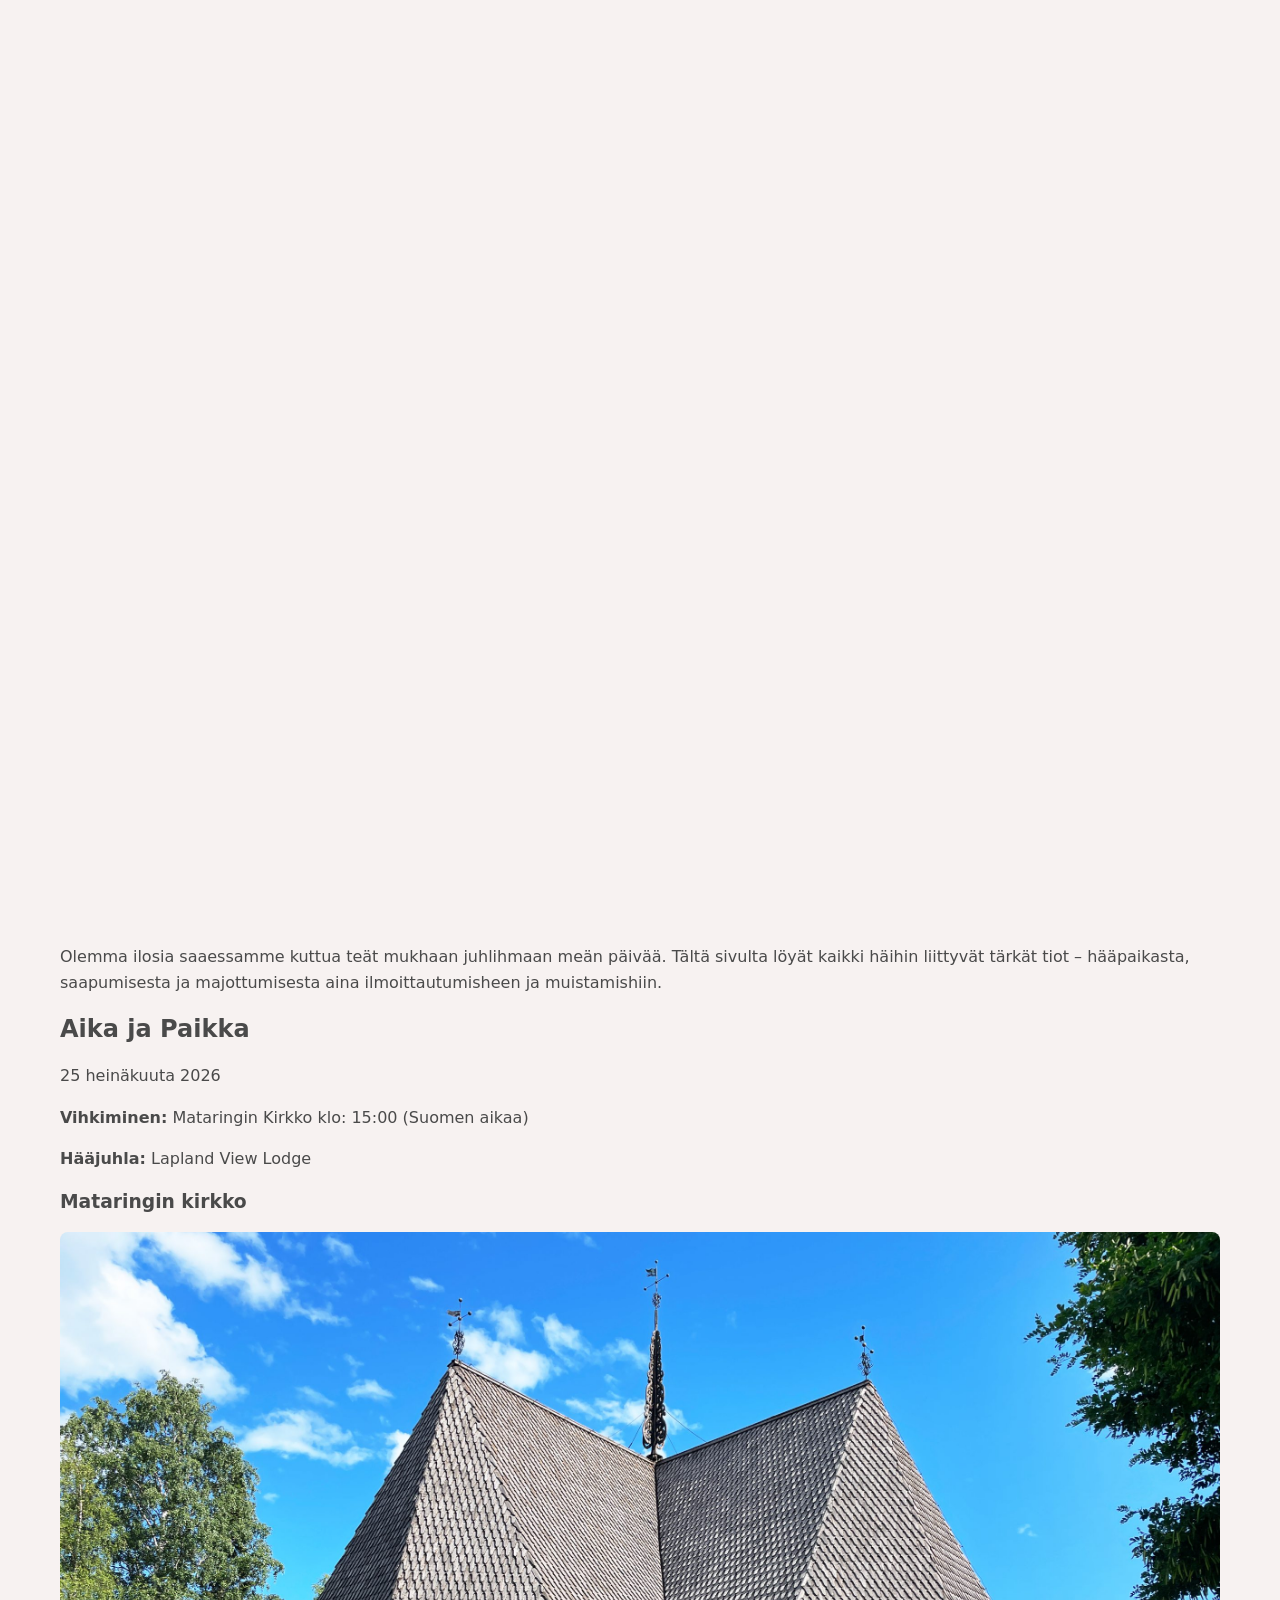
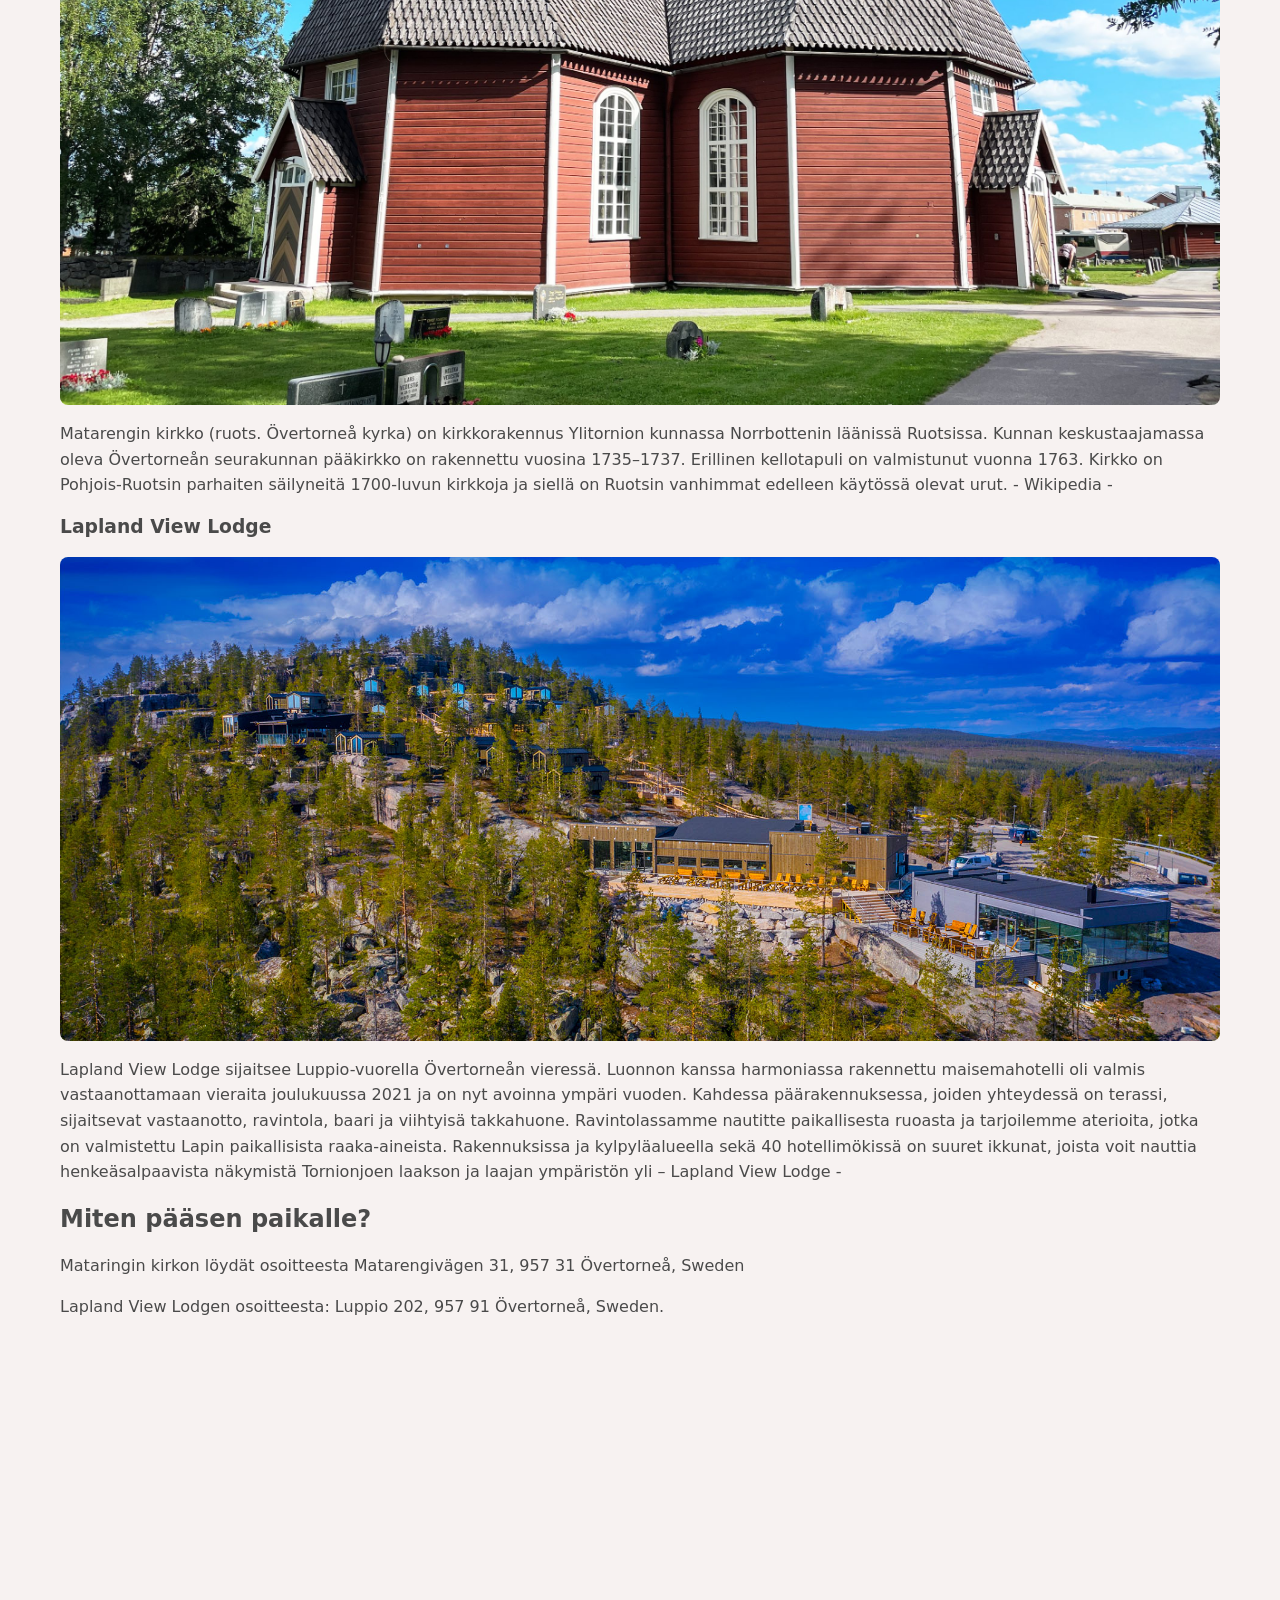
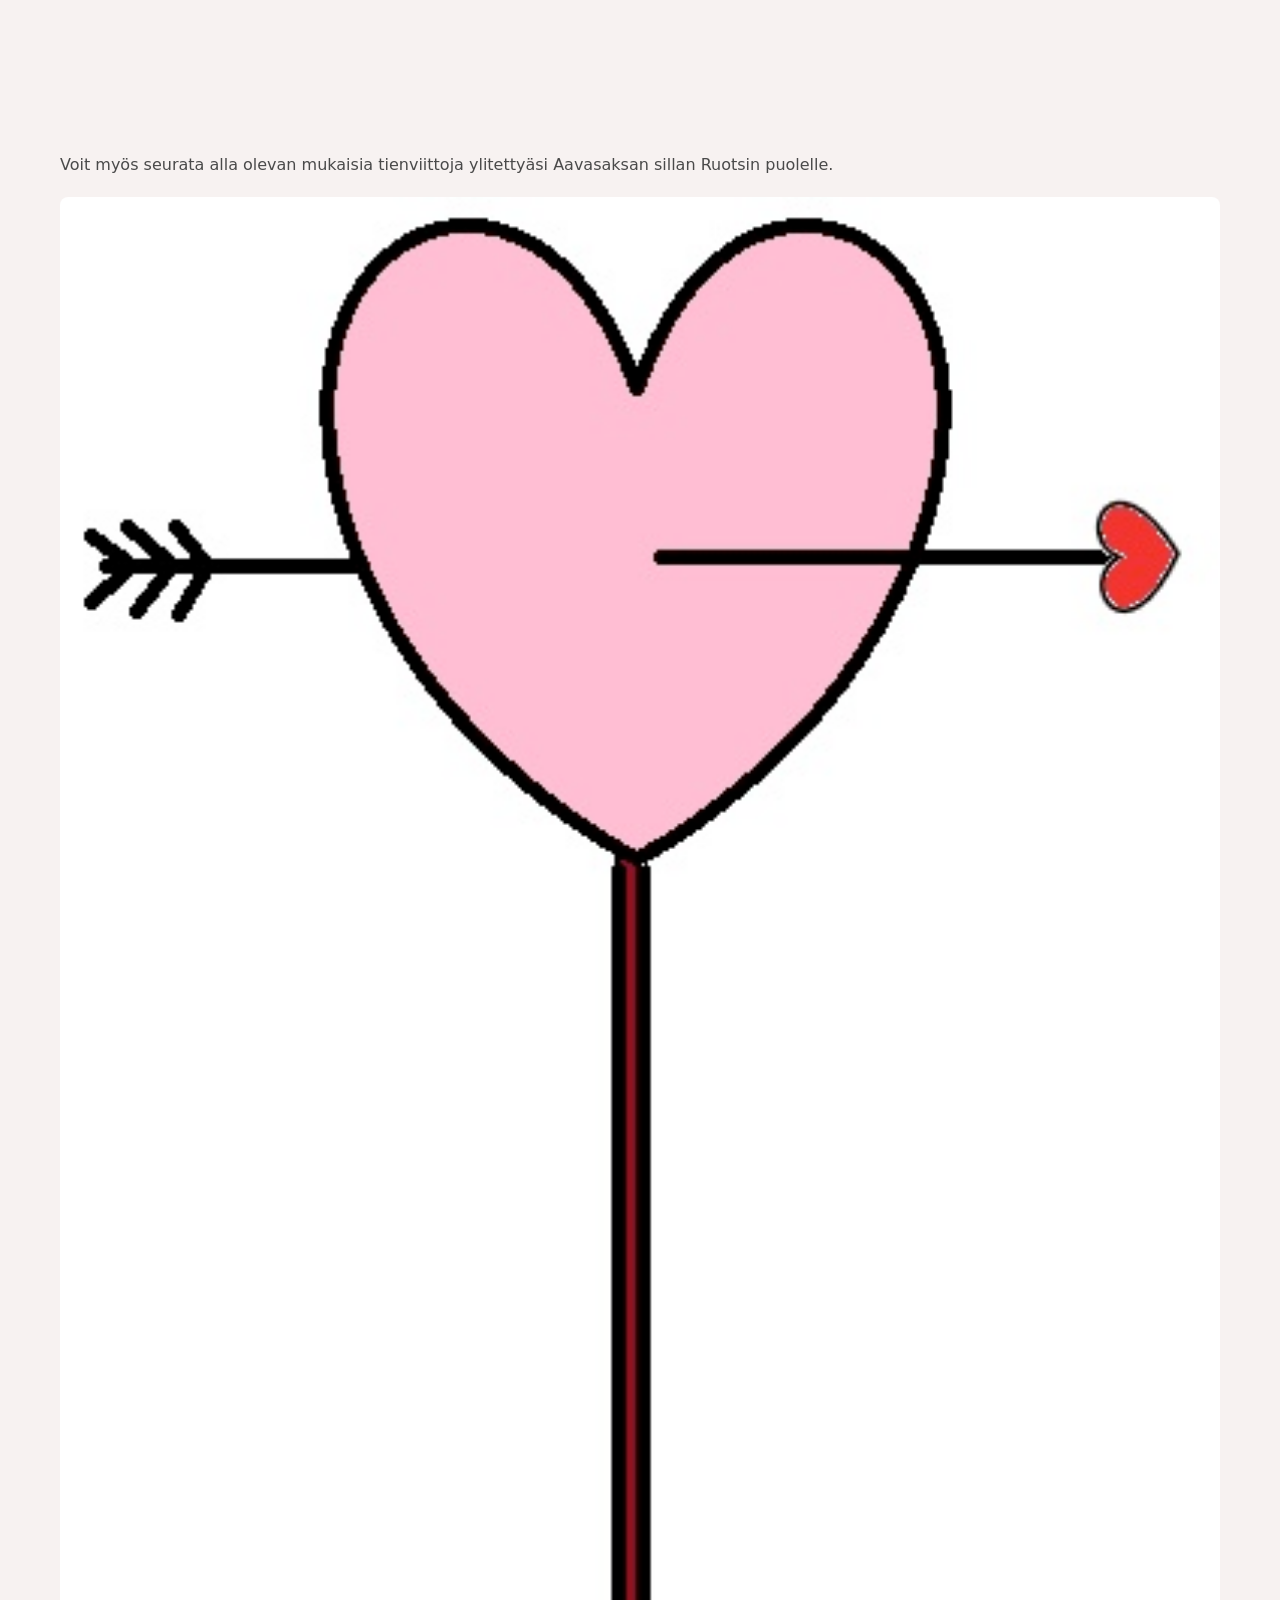
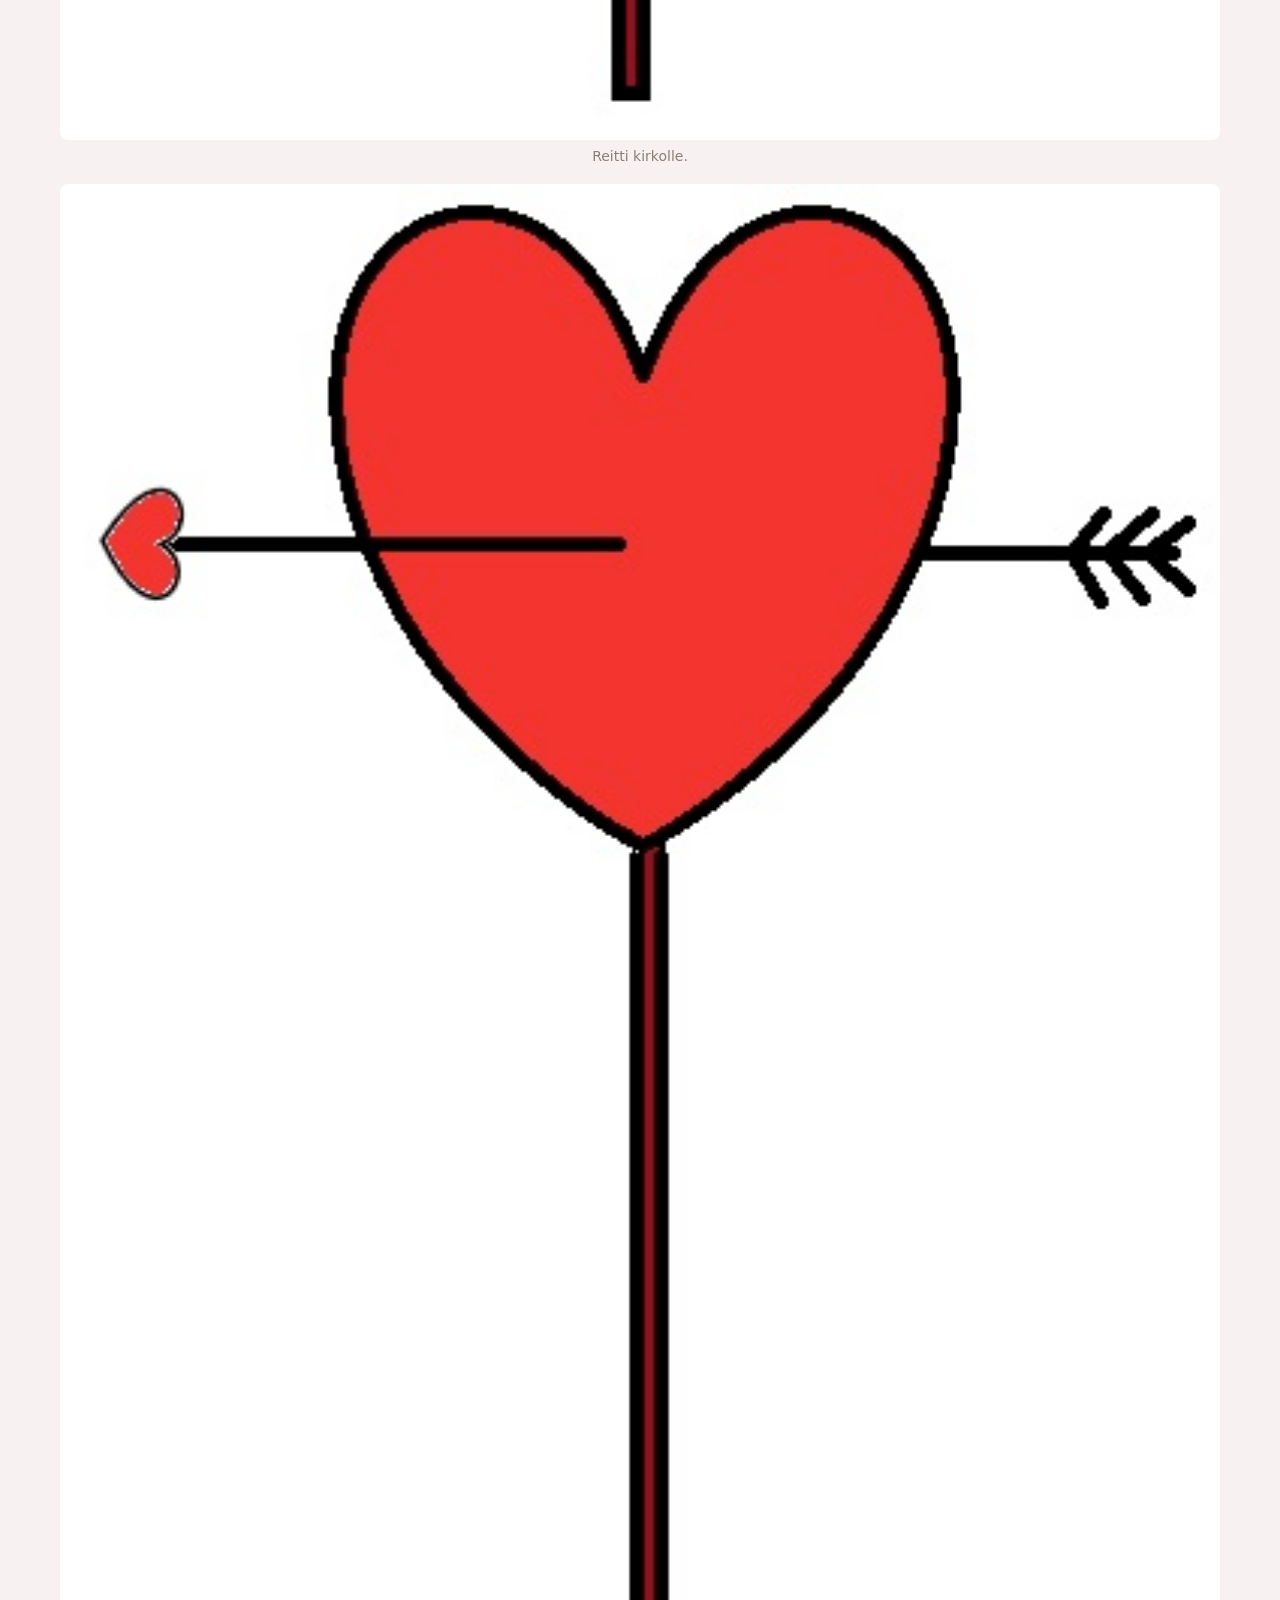
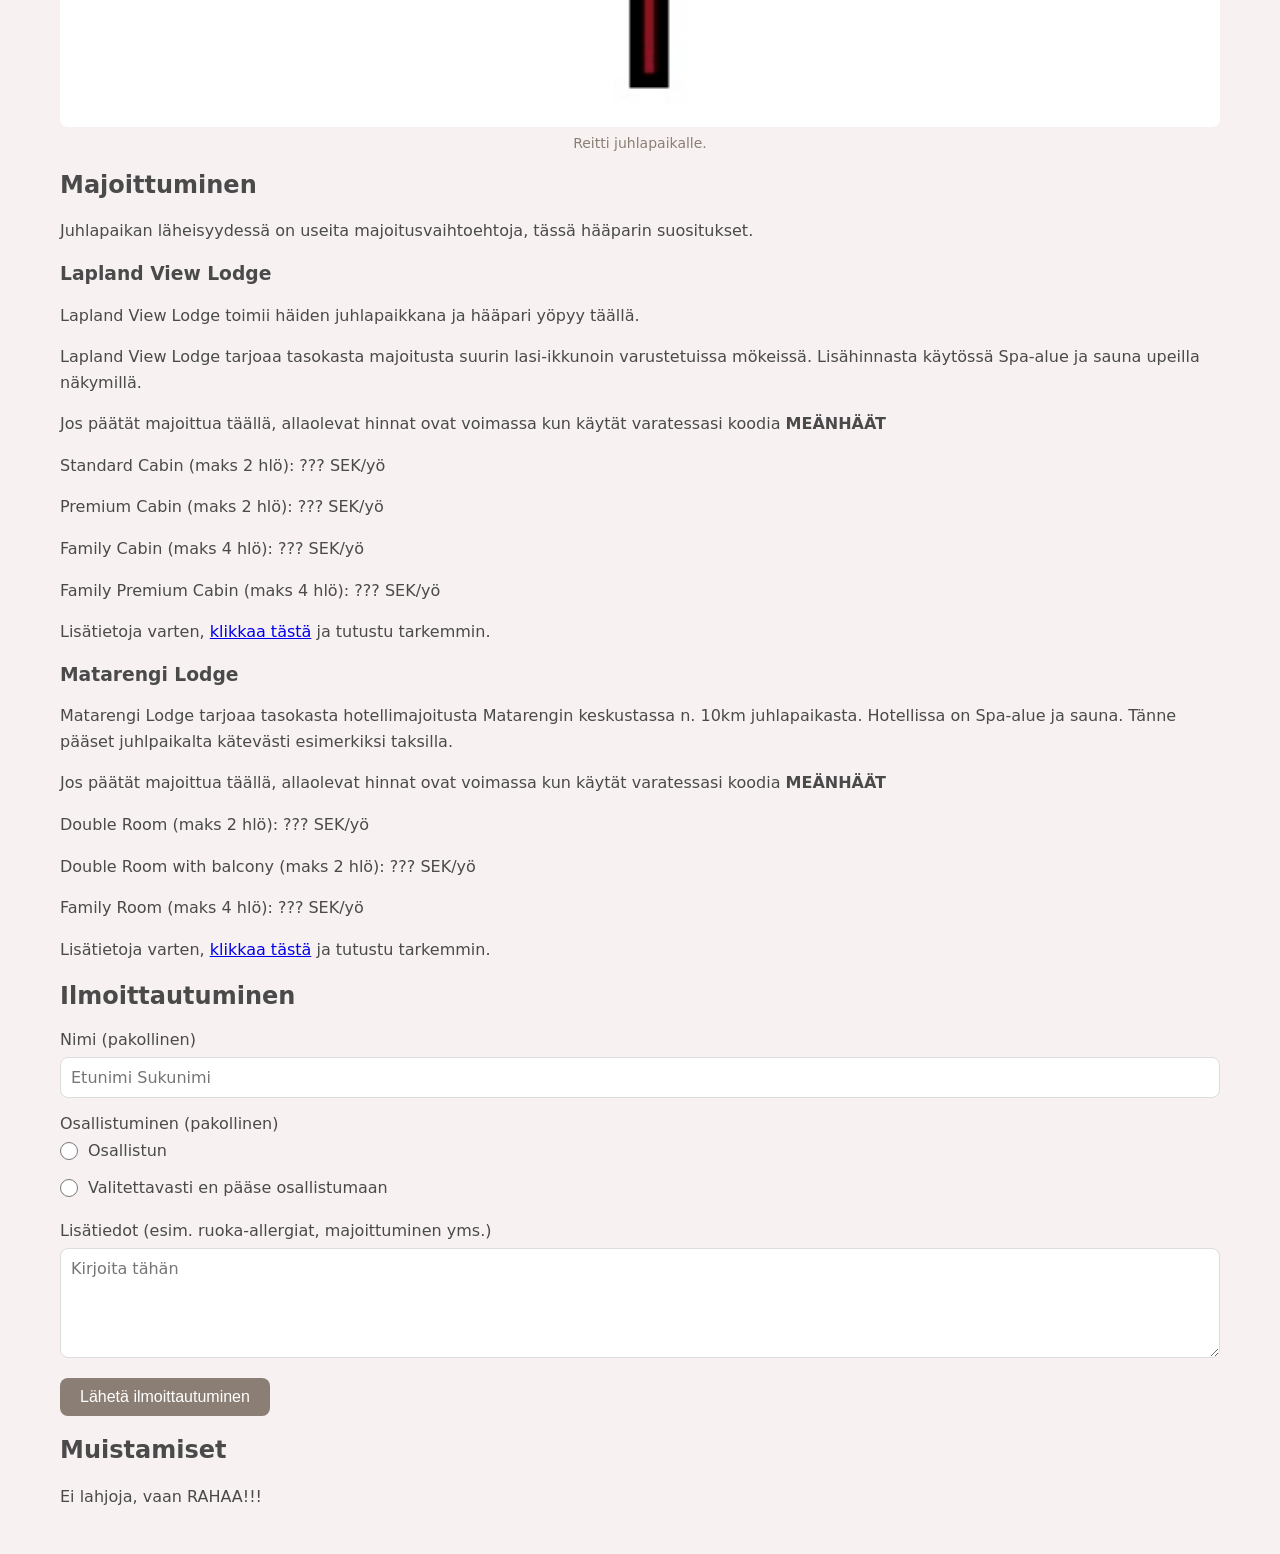
<file: testi.html>
<!DOCTYPE html>
<html lang="fi">
<head>
  <meta charset="UTF-8" />
  <meta name="viewport" content="width=device-width, initial-scale=1.0" />
  <title>Satu & Ville – 25.7.2026</title>

  <style>
    body{
    <div class="grain" aria-hidden="true"></div>
    <nav class="lang-top" aria-label="Language selection">
      <a href="FIN.html" class="lang-link">FIN</a>
      <span class="lang-sep">/</span>
      <a href="ENG.html" class="lang-link">ENG</a>
    </nav>
      margin:0;
      font-family: system-ui, sans-serif;
      background-color: rgba(247, 242, 241, 1);
      overflow-x:hidden;
    }

    /* ===== VIDEO + BANNERI ===== */
    .video-container{
      position: relative;
      width: 100%;
      height: 100vh;
      overflow: hidden;
      background: rgba(247, 242, 241, 1); /* tausta jos jää “palkit” */
    }

    video{
      position: absolute;
      inset: 0;
      width: 100%;
      height: 100%;
      object-fit: contain; /* EI leikkaa */
      object-position: center;
    }

    .banner-image{
      display: none;           /* näytetään videon jälkeen */
      position: relative;
      width: 100%;
      height: auto;
    }

    .banner-image img{
      width: 100%;
      height: auto;            /* säilyttää mittasuhteet */
      display: block;
    }

    /* ===== SISÄLTÖ ===== */
    .container{
      width: 100%;
      padding: 20px;
      box-sizing: border-box;
      max-width: 1200px;
      margin: 0 auto;
    }

    h1,h2,h3{ color:#4A4A4A; }
    p{ font-size:16px; color:#4A4A4A; line-height:1.6; }

    img.content-img{
      width:100%;
      height:auto;
      border-radius:8px;
      margin-top:20px;
      display:block;
    }

    .img-caption{
      text-align:center;
      color:#8B7E74;
      font-size:14px;
      margin-top:8px;
    }

    /* Kartta */
    iframe.map{
      width: 100%;
      max-width: 100%;
      height: 400px;
      border: 0;
      border-radius: 8px;
      display:block;
      margin: 16px 0;
    }

    /* ===== LOMAKE ===== */
    form{ margin-top: 20px; }

    .field{
      margin-bottom: 16px;
    }

    label{
      display:block;
      font-size:16px;
      color:#4A4A4A;
      margin-bottom: 8px;
    }

    input[type="text"], textarea{
      width:100%;
      padding:10px;
      border:1px solid #ddd;
      border-radius:8px;
      box-sizing:border-box;
      font-family: inherit;
      font-size: 16px;
    }

    textarea{
      resize:vertical;
      min-height: 110px;
    }

    .radio-group{
      display:flex;
      flex-direction: column;   /* allekkain */
      gap: 10px;
      margin-top: 6px;
    }

    /* Tämä tekee: ( ) Teksti samalla rivillä */
    .radio-option{
      display:flex;
      align-items:center;
      gap: 10px;
      color:#4A4A4A;
      font-size: 16px;
    }

    .radio-option input{
      width: 18px;
      height: 18px;
      margin: 0;
    }

    button{
      background-color:#8B7E74;
      color:white;
      padding:10px 20px;
      border:none;
      border-radius:8px;
      cursor:pointer;
      font-size: 16px;
    }

    button:hover{
      background-color:#7A6C60;
    }

    /* Responsiivisuus */
    @media (max-width: 768px){
      p{ font-size: 15px; }
      h2{ font-size: 24px; }
    }

    /* ===== PAPER GRAIN ===== */
    .grain{
      position: fixed;
      inset: -50%;
      background-image:
        url("data:image/svg+xml,%3Csvg xmlns='http://www.w3.org/2000/svg' width='120' height='120' viewBox='0 0 120 120'%3E%3Cfilter id='n'%3E%3CfeTurbulence type='fractalNoise' baseFrequency='0.8' numOctaves='4' stitchTiles='stitch'/%3E%3C/filter%3E%3Crect width='120' height='120' filter='url(%23n)' opacity='0.03'/%3E%3C/svg%3E");
      pointer-events: none;
      z-index: 0;
      animation: grainMove 14s steps(1) infinite;
    }

    @keyframes grainMove{
      0%   { transform: translate(0,0); }
      25%  { transform: translate(-2%, 1%); }
      50%  { transform: translate(1%, -2%); }
      75%  { transform: translate(2%, 1%); }
      100% { transform: translate(0,0); }
    }

    /* ===== TOP LANGUAGE SWITCH ===== */
    .lang-top{
      position: fixed;
      top: 16px;
      right: 20px;
      z-index: 20;
      font-family: "Cormorant Garamond", serif;
      font-size: 14px;
      letter-spacing: 1px;
      color: rgba(74,74,74,0.75);
    }

    .lang-link{
      color: rgba(74,74,74,0.85);
      text-decoration: none;
      padding: 2px 4px;
      transition: opacity 120ms ease;
    }

    .lang-link:hover{
      opacity: 0.6;
    }

    .lang-sep{
      margin: 0 4px;
      opacity: 0.4;
    }

  </style>
</head>

<body>

  <!-- VIDEO (näytetään ensin) -->
  <div class="video-container">
    <video id="intro-video" autoplay muted playsinline preload="auto">
      <source src="Video.mp4" type="video/mp4" />
      Videon toisto ei ole tuettu.
    </video>

    <!-- BANNERI (näytetään videon jälkeen) -->
    <div class="banner-image" id="banner">
      <img src="banneri1.png" alt="Hääbanneri" />
    </div>
  </div>

  <!-- SISÄLTÖ -->
  <div class="container">
    <section class="content">

      <p>
        Olemma ilosia saaessamme kuttua teät mukhaan juhlihmaan meän päivää.
        Tältä sivulta löyät kaikki häihin liittyvät tärkät tiot – hääpaikasta,
        saapumisesta ja majottumisesta aina ilmoittautumisheen ja muistamishiin.
      </p>

      <h2>Aika ja Paikka</h2>
      <p>25 heinäkuuta 2026</p>
      <p><strong>Vihkiminen:</strong> Mataringin Kirkko klo: 15:00 (Suomen aikaa)</p>
      <p><strong>Hääjuhla:</strong> Lapland View Lodge</p>

      <h3>Mataringin kirkko</h3>
      <img class="content-img" src="kirkko.jpg" alt="Mataringin kirkko">
      <p>
        Matarengin kirkko (ruots. Övertorneå kyrka) on kirkkorakennus Ylitornion kunnassa
        Norrbottenin läänissä Ruotsissa. Kunnan keskustaajamassa oleva Övertorneån seurakunnan
        pääkirkko on rakennettu vuosina 1735–1737. Erillinen kellotapuli on valmistunut vuonna 1763.
        Kirkko on Pohjois-Ruotsin parhaiten säilyneitä 1700-luvun kirkkoja ja siellä on Ruotsin
        vanhimmat edelleen käytössä olevat urut. - Wikipedia -
      </p>

      <h3>Lapland View Lodge</h3>
      <img class="content-img" src="lodge.jpg" alt="Lapland View Lodge">
      <p>
        Lapland View Lodge sijaitsee Luppio-vuorella Övertorneån vieressä. Luonnon kanssa harmoniassa
        rakennettu maisemahotelli oli valmis vastaanottamaan vieraita joulukuussa 2021 ja on nyt avoinna
        ympäri vuoden. Kahdessa päärakennuksessa, joiden yhteydessä on terassi, sijaitsevat vastaanotto,
        ravintola, baari ja viihtyisä takkahuone. Ravintolassamme nautitte paikallisesta ruoasta ja
        tarjoilemme aterioita, jotka on valmistettu Lapin paikallisista raaka-aineista. Rakennuksissa ja
        kylpyläalueella sekä 40 hotellimökissä on suuret ikkunat, joista voit nauttia henkeäsalpaavista
        näkymistä Tornionjoen laakson ja laajan ympäristön yli – Lapland View Lodge -
      </p>

      <h2>Miten pääsen paikalle?</h2>
      <p>Mataringin kirkon löydät osoitteesta Matarengivägen 31, 957 31 Övertorneå, Sweden</p>
      <p>Lapland View Lodgen osoitteesta: Luppio 202, 957 91 Övertorneå, Sweden.</p>

      <!-- My Maps -upotus (sinun mid) -->
      <iframe
        class="map"
        src="https://www.google.com/maps/d/embed?mid=1yU7i12njITDWcEyxvYRuPLUAWe_k_lQ&ehbc=2E312F&noprof=1">
      </iframe>

      <p>Voit myös seurata alla olevan mukaisia tienviittoja ylitettyäsi Aavasaksan sillan Ruotsin puolelle.</p>

      <img class="content-img" src="viitta1.jpg" alt="Reitti kirkolle">
      <div class="img-caption">Reitti kirkolle.</div>

      <img class="content-img" src="viitta2.jpg" alt="Reitti juhlapaikalle">
      <div class="img-caption">Reitti juhlapaikalle.</div>

      <h2>Majoittuminen</h2>
      <p>Juhlapaikan läheisyydessä on useita majoitusvaihtoehtoja, tässä hääparin suositukset.</p>

      <h3>Lapland View Lodge</h3>
      <p>Lapland View Lodge toimii häiden juhlapaikkana ja hääpari yöpyy täällä.</p>
      <p>Lapland View Lodge tarjoaa tasokasta majoitusta suurin lasi-ikkunoin varustetuissa mökeissä. Lisähinnasta käytössä Spa-alue ja sauna upeilla näkymillä.</p>
      <p>Jos päätät majoittua täällä, allaolevat hinnat ovat voimassa kun käytät varatessasi koodia <strong>MEÄNHÄÄT</strong></p>
      <p>Standard Cabin (maks 2 hlö): ??? SEK/yö</p>
      <p>Premium Cabin (maks 2 hlö): ??? SEK/yö</p>
      <p>Family Cabin (maks 4 hlö): ??? SEK/yö</p>
      <p>Family Premium Cabin (maks 4 hlö): ??? SEK/yö</p>
      <p>Lisätietoja varten, <a href="https://www.explorethenorth.se/our-lodges/lapland-view-lodge" target="_blank">klikkaa tästä</a> ja tutustu tarkemmin.</p>

      <h3>Matarengi Lodge</h3>
      <p>Matarengi Lodge tarjoaa tasokasta hotellimajoitusta Matarengin keskustassa n. 10km juhlapaikasta. Hotellissa on Spa-alue ja sauna. Tänne pääset juhlpaikalta kätevästi esimerkiksi taksilla.</p>
      <p>Jos päätät majoittua täällä, allaolevat hinnat ovat voimassa kun käytät varatessasi koodia <strong>MEÄNHÄÄT</strong></p>
      <p>Double Room (maks 2 hlö): ??? SEK/yö</p>
      <p>Double Room with balcony (maks 2 hlö): ??? SEK/yö</p>
      <p>Family Room (maks 4 hlö): ??? SEK/yö</p>
      <p>Lisätietoja varten, <a href="https://www.explorethenorth.se/our-lodges/matarengi-lodge" target="_blank">klikkaa tästä</a> ja tutustu tarkemmin.</p>

      <h2>Ilmoittautuminen</h2>
      <form>
        <div class="field">
          <label for="name">Nimi (pakollinen)</label>
          <input type="text" id="name" name="name" required placeholder="Etunimi Sukunimi" />
        </div>

        <div class="field">
          <label>Osallistuminen (pakollinen)</label>
          <div class="radio-group">
            <label class="radio-option">
              <input type="radio" name="attendance" value="Osallistun" required />
              Osallistun
            </label>

            <label class="radio-option">
              <input type="radio" name="attendance" value="Valitettavasti en pääse osallistumaan" required />
              Valitettavasti en pääse osallistumaan
            </label>
          </div>
        </div>

        <div class="field">
          <label for="message">Lisätiedot (esim. ruoka-allergiat, majoittuminen yms.)</label>
          <textarea id="message" name="message" placeholder="Kirjoita tähän"></textarea>
        </div>

        <button type="submit">Lähetä ilmoittautuminen</button>
      </form>

      <h2>Muistamiset</h2>
      <p>Ei lahjoja, vaan RAHAA!!!</p>

    </section>
  </div>

  <script>
    // Video pyörii kerran ja piilotetaan sen jälkeen -> banneri näkyviin
    const video = document.getElementById('intro-video');
    const banner = document.getElementById('banner');

    video.addEventListener('ended', () => {
      video.style.display = 'none';
      banner.style.display = 'block';

      // pienennetään video-container bannerin korkeuteen (ettei jää tyhjää 100vh-tilaa)
      const container = document.querySelector('.video-container');
      container.style.height = 'auto';
    });
  </script>

</body>
</html>
</file>
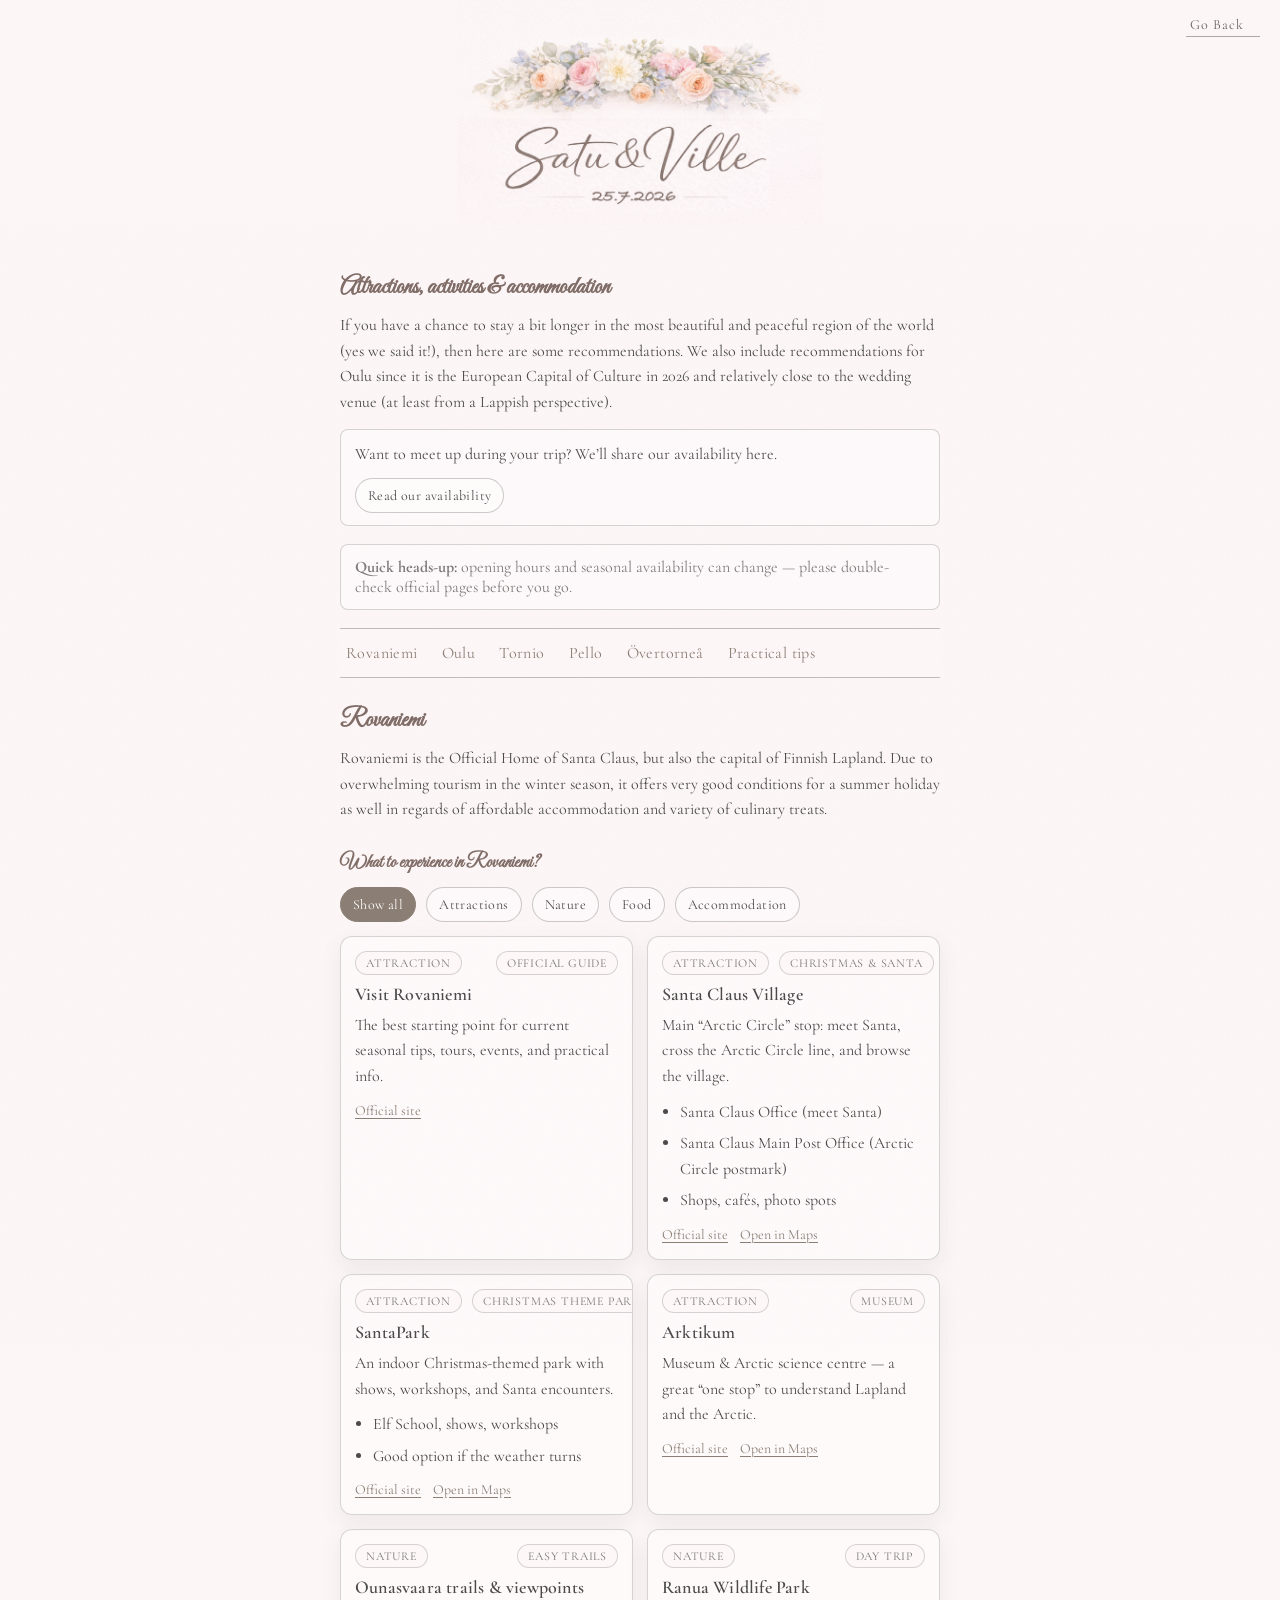
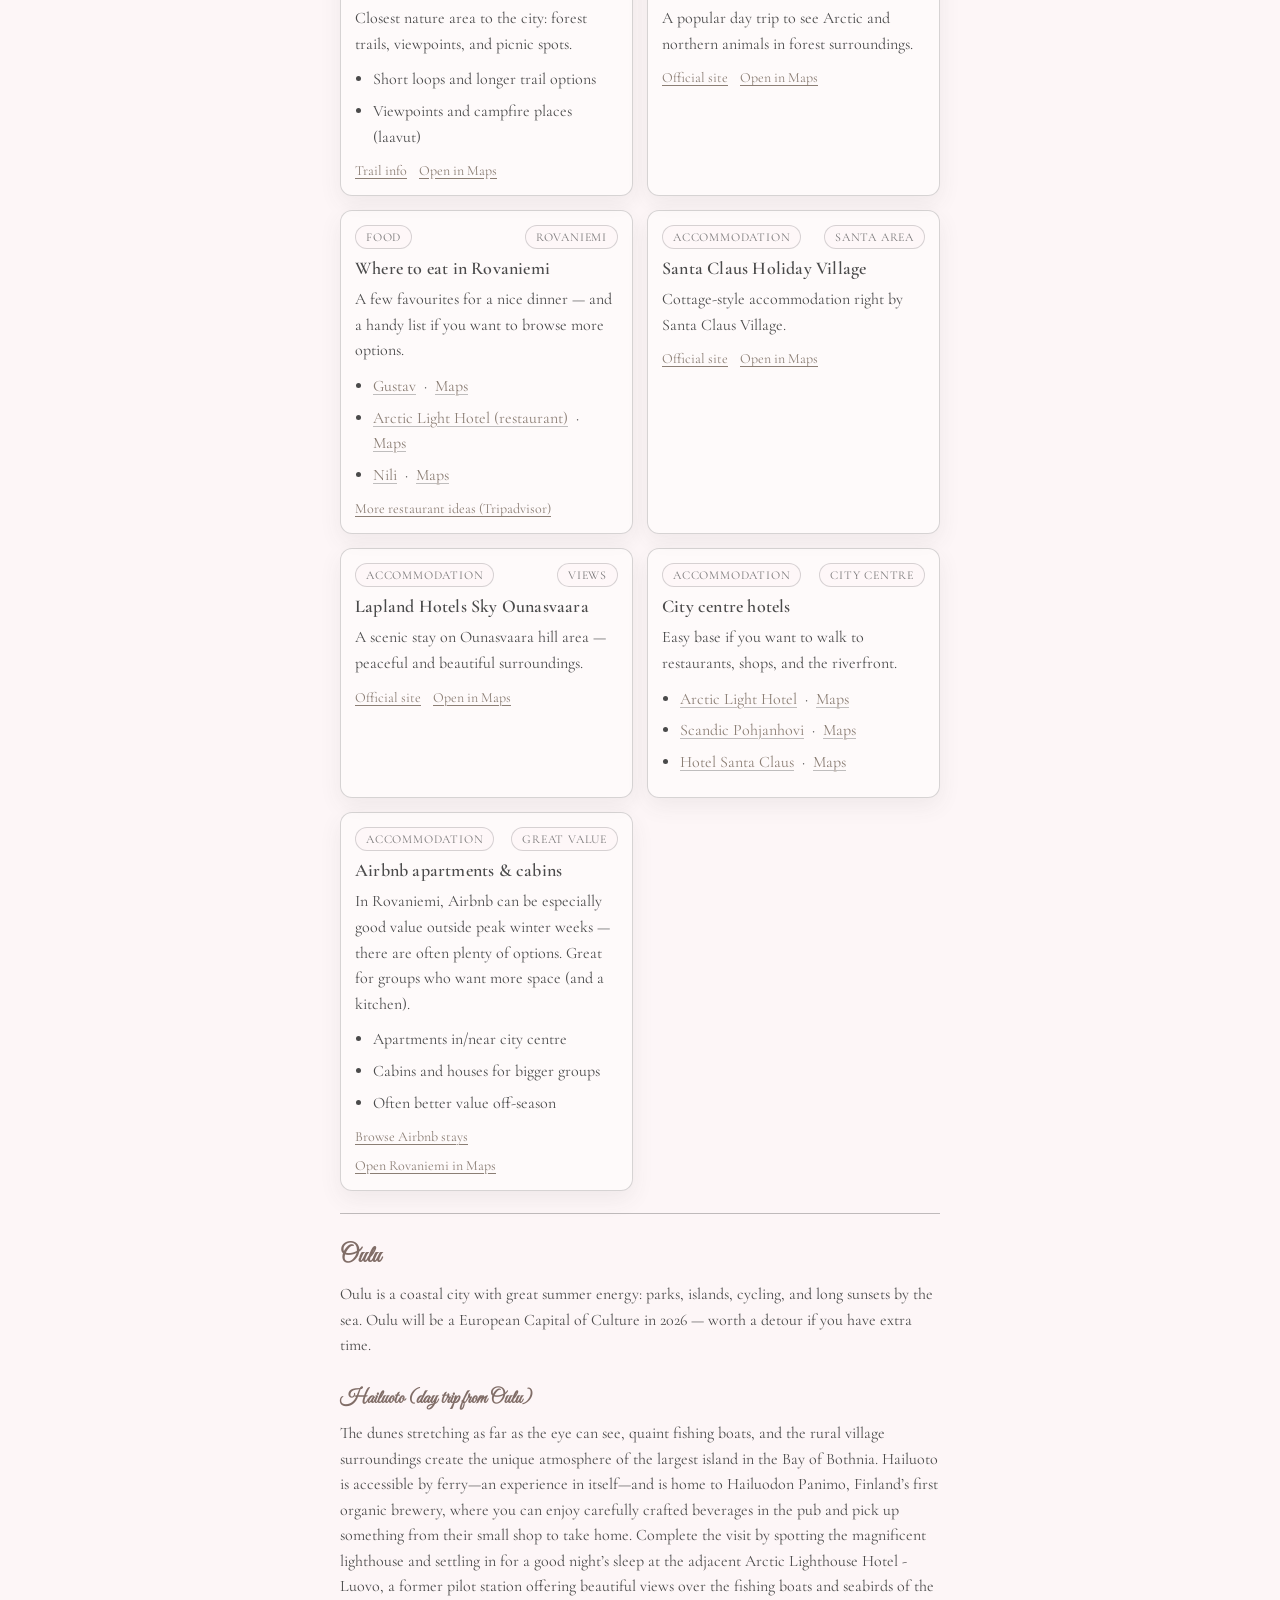
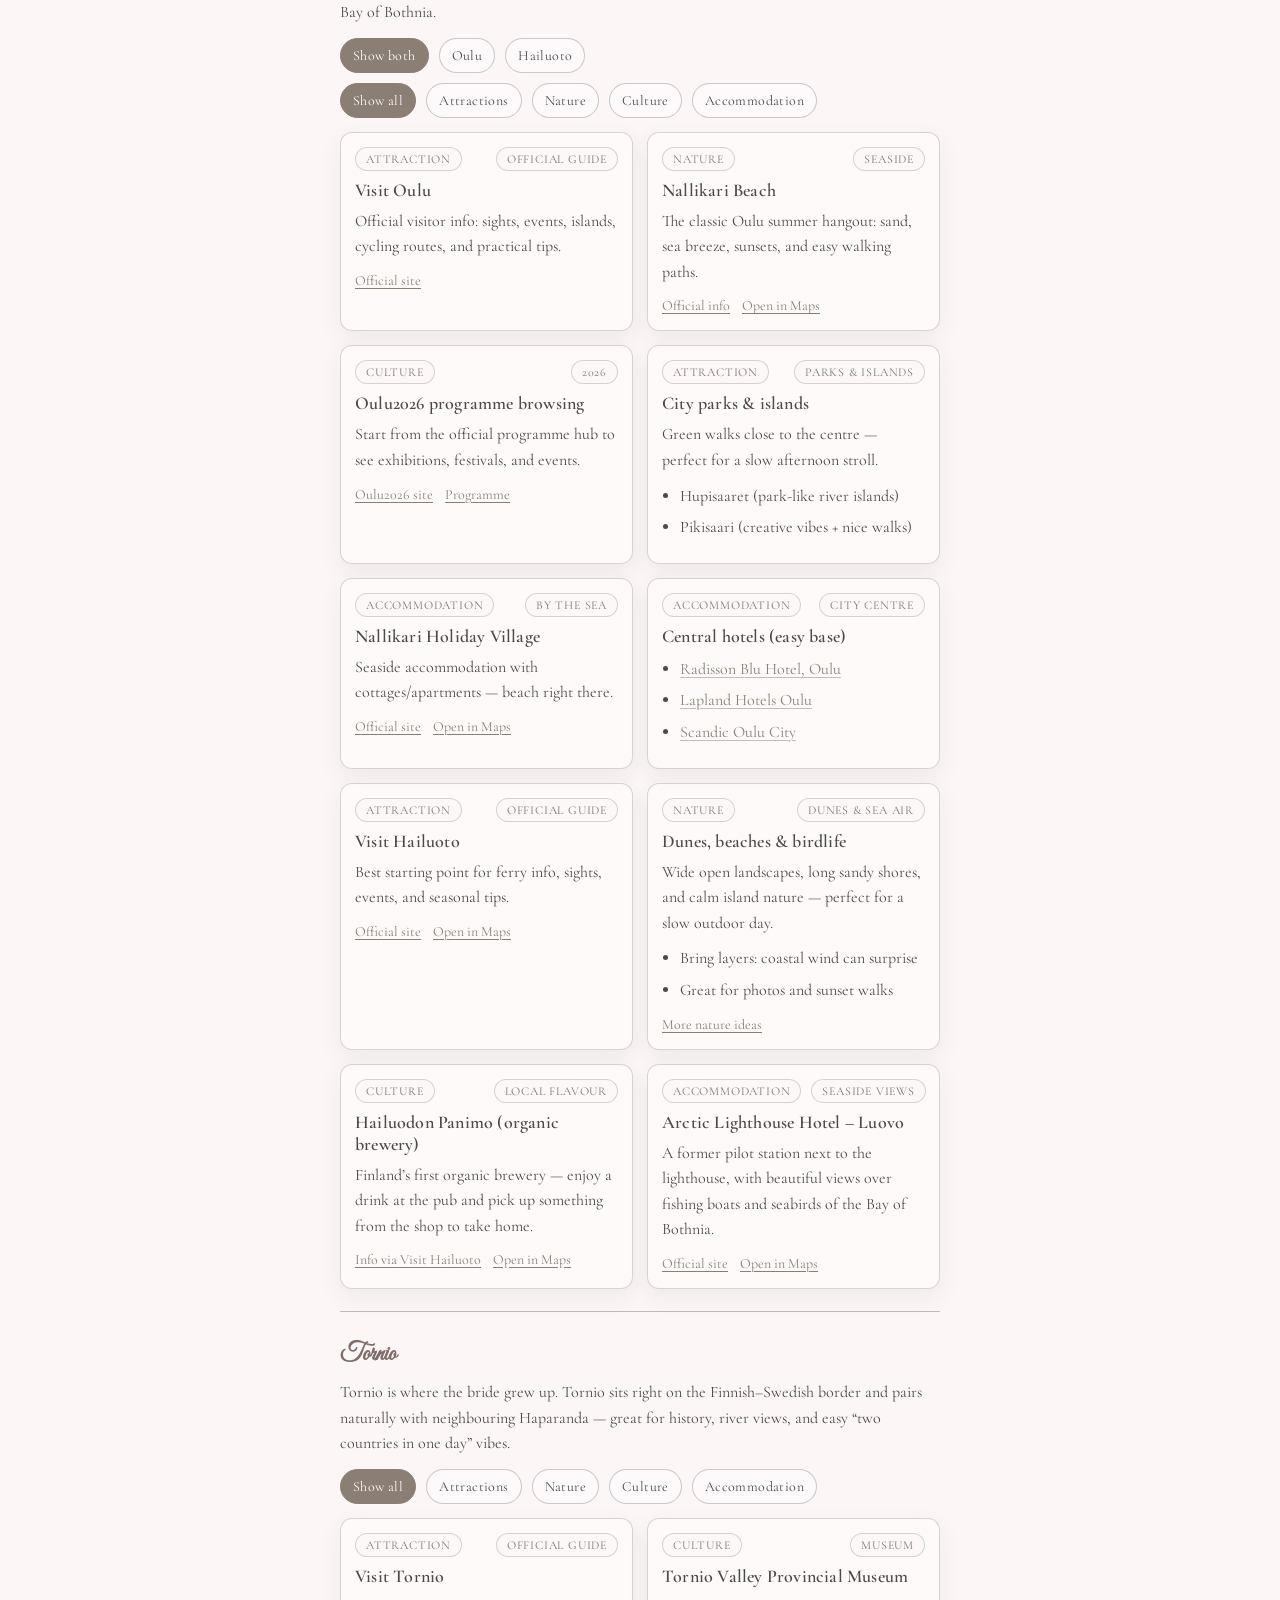
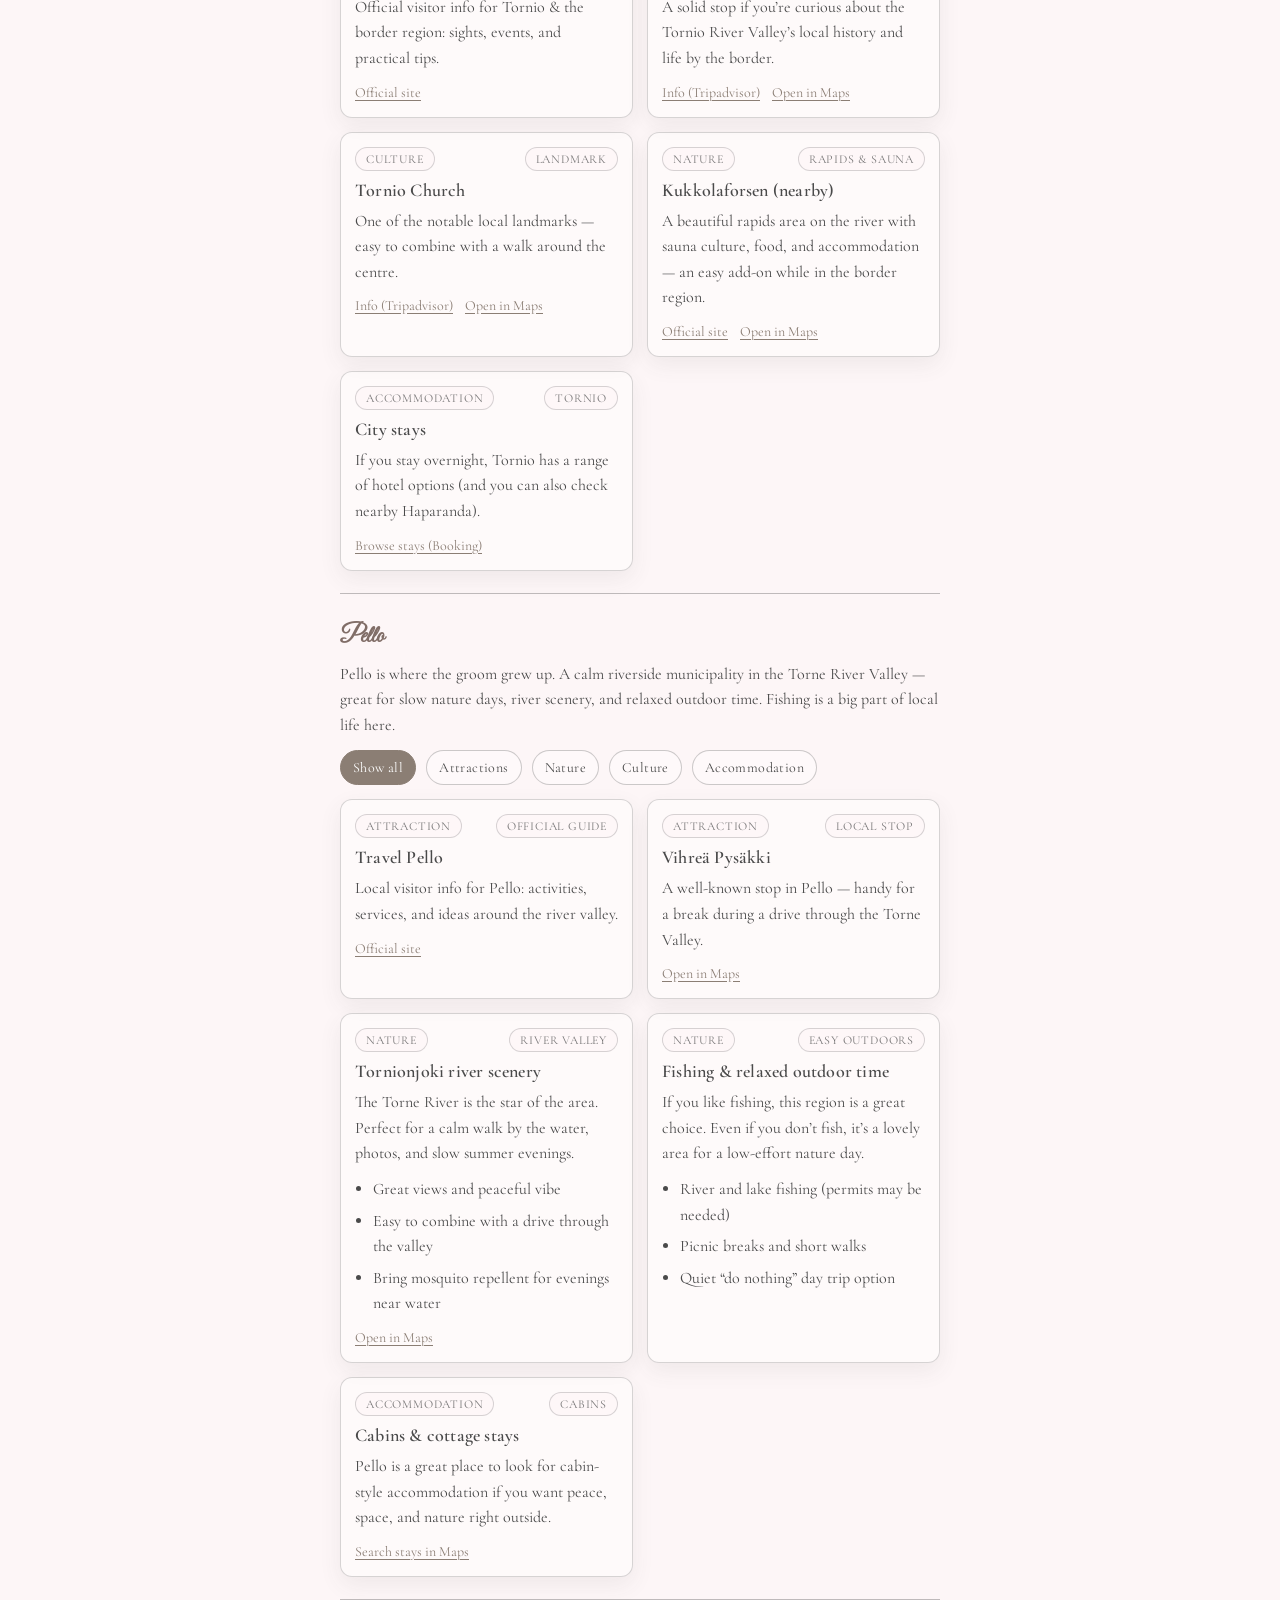
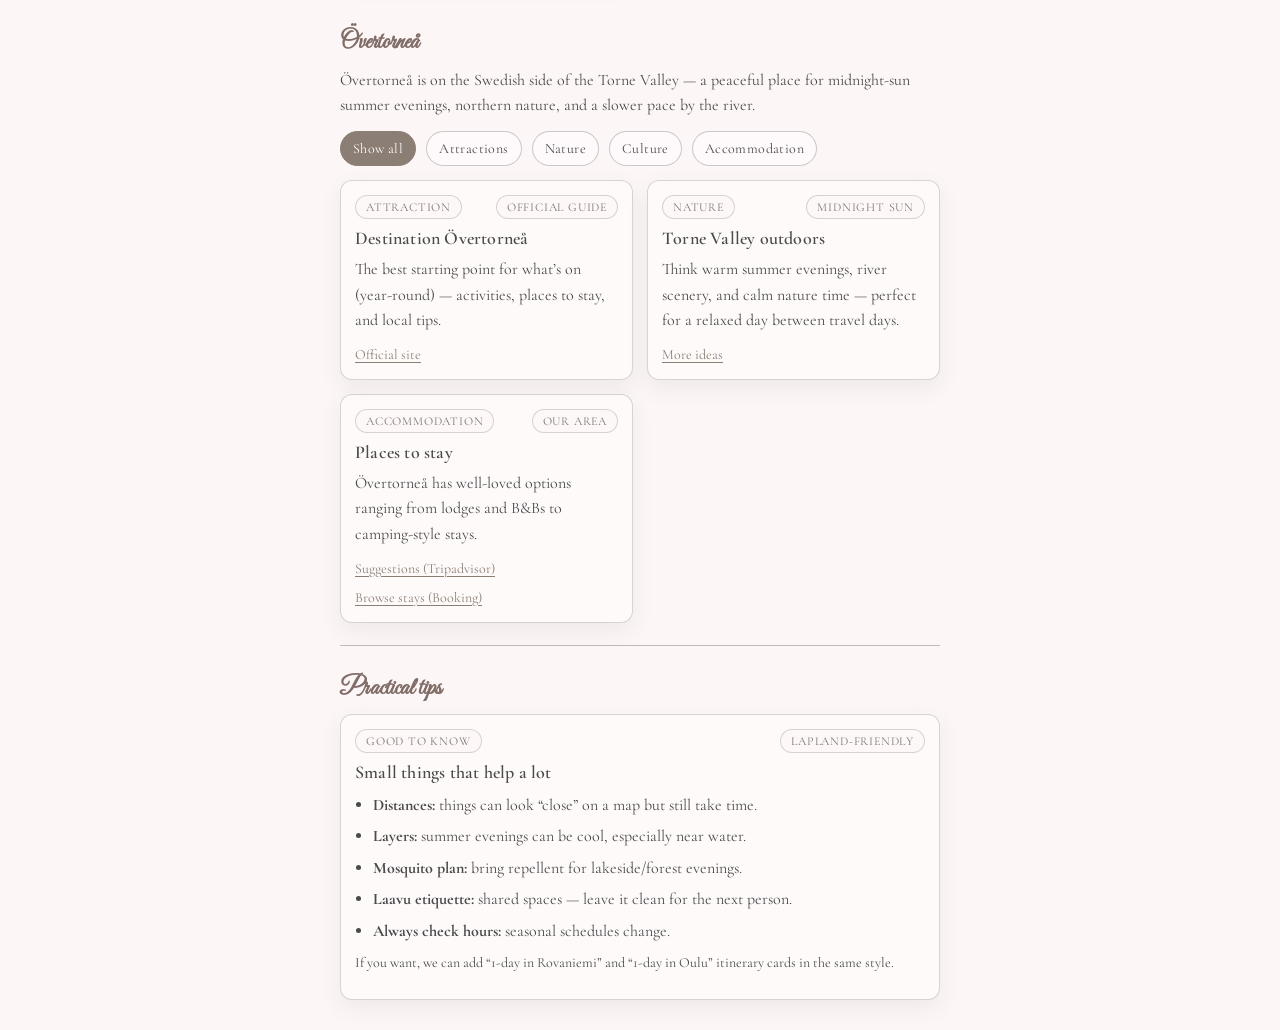
<file: travel.html>
<!doctype html>
<html lang="en">
<head>
  <meta charset="utf-8" />
  <meta name="viewport" content="width=device-width, initial-scale=1" />
  <title>Travel tips: Rovaniemi & Others</title>
  <meta name="description" content="Attractions, activities and accommodation ideas for guests staying longer." />

  <!-- Your wedding site stylesheet -->
  <link rel="stylesheet" href="styles.css" />

  <!-- Your wedding site javascript -->
  <script src="site.js" defer></script>

  <!-- Optional: remove if your wedding site already loads these globally -->
  <link rel="preconnect" href="https://fonts.googleapis.com">
  <link rel="preconnect" href="https://fonts.gstatic.com" crossorigin>
  <link href="https://fonts.googleapis.com/css2?family=Cormorant+Garamond:wght@400;600&family=Great+Vibes&display=swap" rel="stylesheet">
</head>

<body>
  <!-- Paper grain overlay (from your CSS) -->
  <div class="grain" aria-hidden="true"></div>
    
  <!-- TOP LANGUAGE SWITCH -->
  <nav class="lang-top" aria-label="Language selection">
    <a href="travelinfo.html" class="lang-link">Go Back</a>
    <span class="lang-sep"></span>
    <span class="lang-link active" aria-current="page"></span>
  </nav>

  <!-- Fixed banner (from your CSS) -->
  <div class="banner-image" role="banner" aria-label="Wedding site banner">
    <img src="images/banneri.png" alt="" />
  </div>

  <main class="container" id="top">
    <h2>Attractions, activities & accommodation</h2>

    <p>
      If you have a chance to stay a bit longer in the most beautiful and peaceful region of the world (yes we said it!),
      then here are some recommendations. We also include recommendations for Oulu since it is the European Capital of Culture
      in 2026 and relatively close to the wedding venue (at least from a Lappish perspective).
    </p>

    <!-- Availability (button + short intro) -->
    <div class="callout" id="availability">
      <p class="callout__p">
        Want to meet up during your trip? We’ll share our availability here.
      </p>
      <p class="callout__actions">
        <button type="button" class="filter-btn" id="openAvailability" aria-haspopup="dialog">
          Read our availability
        </button>
      </p>
    </div>

    <div class="callout">
      <strong>Quick heads-up:</strong> opening hours and seasonal availability can change — please double-check official pages before you go.
    </div>

    <nav class="subnav" aria-label="Page navigation">
      <a href="#rovaniemi">Rovaniemi</a>
      <a href="#oulu">Oulu</a>
      <a href="#tornio">Tornio</a>
      <a href="#pello">Pello</a>
      <a href="#overtornea">Övertorneå</a>
      <a href="#practical">Practical tips</a>
    </nav>

    <!-- ========================= ROVANIEMI ========================= -->
    <section id="rovaniemi">
      <h2>Rovaniemi</h2>

      <p>
        Rovaniemi is the Official Home of Santa Claus, but also the capital of Finnish Lapland.
        Due to overwhelming tourism in the winter season, it offers very good conditions for a summer holiday as well
        in regards of affordable accommodation and variety of culinary treats.
      </p>

      <h3>What to experience in Rovaniemi?</h3>

      <div class="filters" role="toolbar" aria-label="Filter Rovaniemi cards">
        <button class="filter-btn" data-city="rovaniemi" data-filter="all" aria-pressed="true">Show all</button>
        <button class="filter-btn" data-city="rovaniemi" data-filter="attraction" aria-pressed="false">Attractions</button>
        <button class="filter-btn" data-city="rovaniemi" data-filter="nature" aria-pressed="false">Nature</button>
        <button class="filter-btn" data-city="rovaniemi" data-filter="food" aria-pressed="false">Food</button>
        <button class="filter-btn" data-city="rovaniemi" data-filter="stay" aria-pressed="false">Accommodation</button>
      </div>

      <div class="card-grid" data-city-grid="rovaniemi">
        
        <article class="card" data-type="attraction">
  <div class="card-inner">
    <div class="card-kicker">
      <span class="pill">Attraction</span>
      <span class="pill">Official guide</span>
    </div>
    <h4 class="card-title">Visit Rovaniemi</h4>
    <p>The best starting point for current seasonal tips, tours, events, and practical info.</p>
    <div class="card-links">
      <a href="https://www.visitrovaniemi.fi/" target="_blank" rel="noopener">Official site</a>
    </div>
  </div>
</article>
        <!-- Christmas & Santa -->
        <article class="card" data-type="attraction">
          <div class="card-inner">
            <div class="card-kicker">
              <span class="pill">Attraction</span>
              <span class="pill">Christmas & Santa</span>
            </div>
            <h4 class="card-title">Santa Claus Village</h4>
            <p>Main “Arctic Circle” stop: meet Santa, cross the Arctic Circle line, and browse the village.</p>
            <ul>
              <li>Santa Claus Office (meet Santa)</li>
              <li>Santa Claus Main Post Office (Arctic Circle postmark)</li>
              <li>Shops, cafés, photo spots</li>
            </ul>
            <div class="card-links">
              <a href="https://santaclausvillage.info/" target="_blank" rel="noopener">Official site</a>
              <a href="https://www.google.com/maps/search/?api=1&query=Santa+Claus+Village+Rovaniemi" target="_blank" rel="noopener">Open in Maps</a>
            </div>
          </div>
        </article>

        <article class="card" data-type="attraction">
          <div class="card-inner">
            <div class="card-kicker">
              <span class="pill">Attraction</span>
              <span class="pill">Christmas theme park</span>
            </div>
            <h4 class="card-title">SantaPark</h4>
            <p>An indoor Christmas-themed park with shows, workshops, and Santa encounters.</p>
            <ul>
              <li>Elf School, shows, workshops</li>
              <li>Good option if the weather turns</li>
            </ul>
            <div class="card-links">
              <a href="https://santapark.fi/" target="_blank" rel="noopener">Official site</a>
              <a href="https://www.google.com/maps/search/?api=1&query=SantaPark+Rovaniemi" target="_blank" rel="noopener">Open in Maps</a>
            </div>
          </div>
        </article>

        <!-- Culture -->
        <article class="card" data-type="attraction">
          <div class="card-inner">
            <div class="card-kicker">
              <span class="pill">Attraction</span>
              <span class="pill">Museum</span>
            </div>
            <h4 class="card-title">Arktikum</h4>
            <p>Museum & Arctic science centre — a great “one stop” to understand Lapland and the Arctic.</p>
            <div class="card-links">
              <a href="https://arktikum.fi/en/" target="_blank" rel="noopener">Official site</a>
              <a href="https://www.google.com/maps/search/?api=1&query=Arktikum+Rovaniemi" target="_blank" rel="noopener">Open in Maps</a>
            </div>
          </div>
        </article>

        <!-- Nature -->
        <article class="card" data-type="nature">
          <div class="card-inner">
            <div class="card-kicker">
              <span class="pill">Nature</span>
              <span class="pill">Easy trails</span>
            </div>
            <h4 class="card-title">Ounasvaara trails & viewpoints</h4>
            <p>Closest nature area to the city: forest trails, viewpoints, and picnic spots.</p>
            <ul>
              <li>Short loops and longer trail options</li>
              <li>Viewpoints and campfire places (laavut)</li>
            </ul>
            <div class="card-links">
              <a href="https://www.visitrovaniemi.fi/attraction/ounasvaara-nature-trail/" target="_blank" rel="noopener">Trail info</a>
              <a href="https://www.google.com/maps/search/?api=1&query=Ounasvaara+Rovaniemi" target="_blank" rel="noopener">Open in Maps</a>
            </div>
          </div>
        </article>

        <article class="card" data-type="nature">
          <div class="card-inner">
            <div class="card-kicker">
              <span class="pill">Nature</span>
              <span class="pill">Day trip</span>
            </div>
            <h4 class="card-title">Ranua Wildlife Park</h4>
            <p>A popular day trip to see Arctic and northern animals in forest surroundings.</p>
            <div class="card-links">
              <a href="https://ranuaresort.com/en/wildlife-park/" target="_blank" rel="noopener">Official site</a>
              <a href="https://www.google.com/maps/search/?api=1&query=Ranua+Wildlife+Park" target="_blank" rel="noopener">Open in Maps</a>
            </div>
          </div>
        </article>

        <!-- Food (placeholder card you can customize) -->
        <!-- Food -->
<article class="card" data-type="food">
  <div class="card-inner">
    <div class="card-kicker">
      <span class="pill">Food</span>
      <span class="pill">Rovaniemi</span>
    </div>

    <h4 class="card-title">Where to eat in Rovaniemi</h4>
    <p>
      A few favourites for a nice dinner — and a handy list if you want to browse more options.
    </p>

    <ul>
      <li>
        <a href="https://www.restaurantgustav.fi/" target="_blank" rel="noopener">Gustav</a>
        &nbsp;·&nbsp;
        <a href="https://www.google.com/maps/search/?api=1&query=Restaurant+Gustav+Rovaniemi" target="_blank" rel="noopener">Maps</a>
      </li>
      <li>
        <a href="https://www.arcticlighthotel.fi/" target="_blank" rel="noopener">Arctic Light Hotel (restaurant)</a>
        &nbsp;·&nbsp;
        <a href="https://www.google.com/maps/search/?api=1&query=Arctic+Light+Hotel+Rovaniemi+restaurant" target="_blank" rel="noopener">Maps</a>
      </li>
      <li>
        <a href="https://ravintolanili.fi/en/" target="_blank" rel="noopener">Nili</a>
        &nbsp;·&nbsp;
        <a href="https://www.google.com/maps/search/?api=1&query=Restaurant+Nili+Rovaniemi" target="_blank" rel="noopener">Maps</a>
      </li>
    </ul>

    <div class="card-links">
      <a href="https://www.tripadvisor.com/Restaurants-g189922-zfp58-Rovaniemi_Lapland.html" target="_blank" rel="noopener">
        More restaurant ideas (Tripadvisor)
      </a>
    </div>
  </div>
</article>

        <!-- Accommodation -->
        <article class="card" data-type="stay">
          <div class="card-inner">
            <div class="card-kicker">
              <span class="pill">Accommodation</span>
              <span class="pill">Santa area</span>
            </div>
            <h4 class="card-title">Santa Claus Holiday Village</h4>
            <p>Cottage-style accommodation right by Santa Claus Village.</p>
            <div class="card-links">
              <a href="https://www.santaclausholidayvillage.fi/" target="_blank" rel="noopener">Official site</a>
              <a href="https://www.google.com/maps/search/?api=1&query=Santa+Claus+Holiday+Village+Rovaniemi" target="_blank" rel="noopener">Open in Maps</a>
            </div>
          </div>
        </article>

        <article class="card" data-type="stay">
          <div class="card-inner">
            <div class="card-kicker">
              <span class="pill">Accommodation</span>
              <span class="pill">Views</span>
            </div>
            <h4 class="card-title">Lapland Hotels Sky Ounasvaara</h4>
            <p>A scenic stay on Ounasvaara hill area — peaceful and beautiful surroundings.</p>
            <div class="card-links">
              <a href="https://www.laplandhotels.com/fi/hotellit-ja-kohteet/rovaniemi/lapland-hotels-sky-ounasvaara" target="_blank" rel="noopener">Official site</a>
              <a href="https://www.google.com/maps/search/?api=1&query=Lapland+Hotels+Sky+Ounasvaara" target="_blank" rel="noopener">Open in Maps</a>
            </div>
          </div>
        </article>

        <!-- City centre hotels (Rovaniemi) -->
        <article class="card" data-type="stay">
          <div class="card-inner">
            <div class="card-kicker">
              <span class="pill">Accommodation</span>
              <span class="pill">City centre</span>
            </div>
            <h4 class="card-title">City centre hotels</h4>
            <p>Easy base if you want to walk to restaurants, shops, and the riverfront.</p>
            <ul>
              <li>
                <a href="https://www.arcticlighthotel.fi/" target="_blank" rel="noopener">Arctic Light Hotel</a>
                &nbsp;·&nbsp;
                <a href="https://www.google.com/maps/search/?api=1&query=Arctic+Light+Hotel+Rovaniemi" target="_blank" rel="noopener">Maps</a>
              </li>
              <li>
                <a href="https://www.scandichotels.com/en/hotels/scandic-pohjanhovi" target="_blank" rel="noopener">Scandic Pohjanhovi</a>
                &nbsp;·&nbsp;
                <a href="https://www.google.com/maps/search/?api=1&query=Scandic+Pohjanhovi+Rovaniemi" target="_blank" rel="noopener">Maps</a>
              </li>
              <li>
                <a href="https://santashotels.fi/en/hotels/rovaniemi-hotel-santa-claus/" target="_blank" rel="noopener">Hotel Santa Claus</a>
                &nbsp;·&nbsp;
                <a href="https://www.google.com/maps/search/?api=1&query=Hotel+Santa+Claus+Rovaniemi" target="_blank" rel="noopener">Maps</a>
              </li>
            </ul>
          </div>
        </article>

        <!-- Airbnb (Rovaniemi) -->
        <article class="card" data-type="stay">
          <div class="card-inner">
            <div class="card-kicker">
              <span class="pill">Accommodation</span>
              <span class="pill">Great value</span>
            </div>
            <h4 class="card-title">Airbnb apartments & cabins</h4>
            <p>
              In Rovaniemi, Airbnb can be especially good value outside peak winter weeks — there are often plenty of options.
              Great for groups who want more space (and a kitchen).
            </p>
            <ul>
              <li>Apartments in/near city centre</li>
              <li>Cabins and houses for bigger groups</li>
              <li>Often better value off-season</li>
            </ul>
            <div class="card-links">
              <a href="https://www.airbnb.com/rovaniemi-finland/stays" target="_blank" rel="noopener">Browse Airbnb stays</a>
              <a href="https://www.google.com/maps/search/?api=1&query=Rovaniemi+Finland" target="_blank" rel="noopener">Open Rovaniemi in Maps</a>
            </div>
          </div>
        </article>
      </div>

      <div class="divider"></div>
    </section>

    <!-- ========================= OULU ========================= -->
    <section id="oulu">
      <h2>Oulu</h2>

      <p>
        Oulu is a coastal city with great summer energy: parks, islands, cycling, and long sunsets by the sea.
        Oulu will be a European Capital of Culture in 2026 — worth a detour if you have extra time.
      </p>

      <h3>Hailuoto (day trip from Oulu)</h3>
      <p>
        The dunes stretching as far as the eye can see, quaint fishing boats, and the rural village surroundings create the unique atmosphere of the
        largest island in the Bay of Bothnia. Hailuoto is accessible by ferry—an experience in itself—and is home to Hailuodon Panimo,
        Finland’s first organic brewery, where you can enjoy carefully crafted beverages in the pub and pick up something from their small shop to take home.
        Complete the visit by spotting the magnificent lighthouse and settling in for a good night’s sleep at the adjacent Arctic Lighthouse Hotel - Luovo,
        a former pilot station offering beautiful views over the fishing boats and seabirds of the Bay of Bothnia.
      </p>

      <div class="filters" role="toolbar" aria-label="Filter Oulu area">
        <button class="filter-btn" data-city="oulu" data-scope="area" data-filter="all" aria-pressed="true">Show both</button>
        <button class="filter-btn" data-city="oulu" data-scope="area" data-filter="oulu" aria-pressed="false">Oulu</button>
        <button class="filter-btn" data-city="oulu" data-scope="area" data-filter="hailuoto" aria-pressed="false">Hailuoto</button>
      </div>


      <div class="filters" role="toolbar" aria-label="Filter Oulu cards">
        <button class="filter-btn" data-city="oulu" data-filter="all" aria-pressed="true">Show all</button>
        <button class="filter-btn" data-city="oulu" data-filter="attraction" aria-pressed="false">Attractions</button>
        <button class="filter-btn" data-city="oulu" data-filter="nature" aria-pressed="false">Nature</button>
        <button class="filter-btn" data-city="oulu" data-filter="culture" aria-pressed="false">Culture</button>
        <button class="filter-btn" data-city="oulu" data-filter="stay" aria-pressed="false">Accommodation</button>
      </div>

      <div class="card-grid" data-city-grid="oulu">
        <article class="card" data-type="attraction" data-area="oulu">
          <div class="card-inner">
            <div class="card-kicker">
              <span class="pill">Attraction</span>
              <span class="pill">Official guide</span>
            </div>
            <h4 class="card-title">Visit Oulu</h4>
            <p>Official visitor info: sights, events, islands, cycling routes, and practical tips.</p>
            <div class="card-links">
              <a href="https://visitoulu.fi/en/" target="_blank" rel="noopener">Official site</a>
            </div>
          </div>
        </article>
        
        <article class="card" data-type="nature" data-area="oulu">
          <div class="card-inner">
            <div class="card-kicker">
              <span class="pill">Nature</span>
              <span class="pill">Seaside</span>
            </div>
            <h4 class="card-title">Nallikari Beach</h4>
            <p>The classic Oulu summer hangout: sand, sea breeze, sunsets, and easy walking paths.</p>
            <div class="card-links">
              <a href="https://nallikari.fi/en/see-experience-enjoy/nallikari-beach/" target="_blank" rel="noopener">Official info</a>
              <a href="https://www.google.com/maps/search/?api=1&query=Nallikari+Beach+Oulu" target="_blank" rel="noopener">Open in Maps</a>
            </div>
          </div>
        </article>

        <article class="card" data-type="culture" data-area="oulu">
          <div class="card-inner">
            <div class="card-kicker">
              <span class="pill">Culture</span>
              <span class="pill">2026</span>
            </div>
            <h4 class="card-title">Oulu2026 programme browsing</h4>
            <p>Start from the official programme hub to see exhibitions, festivals, and events.</p>
            <div class="card-links">
              <a href="https://oulu2026.eu/en/" target="_blank" rel="noopener">Oulu2026 site</a>
              <a href="https://oulu2026.eu/en/programme/culture-programme/" target="_blank" rel="noopener">Programme</a>
            </div>
          </div>
        </article>

        <article class="card" data-type="attraction" data-area="oulu">
          <div class="card-inner">
            <div class="card-kicker">
              <span class="pill">Attraction</span>
              <span class="pill">Parks & islands</span>
            </div>
            <h4 class="card-title">City parks & islands</h4>
            <p>Green walks close to the centre — perfect for a slow afternoon stroll.</p>
            <ul>
              <li>Hupisaaret (park-like river islands)</li>
              <li>Pikisaari (creative vibes + nice walks)</li>
            </ul>
          </div>
        </article>

        <article class="card" data-type="stay" data-area="oulu">
          <div class="card-inner">
            <div class="card-kicker">
              <span class="pill">Accommodation</span>
              <span class="pill">By the sea</span>
            </div>
            <h4 class="card-title">Nallikari Holiday Village</h4>
            <p>Seaside accommodation with cottages/apartments — beach right there.</p>
            <div class="card-links">
              <a href="https://nallikari.fi/en/nallikari-holiday-village/" target="_blank" rel="noopener">Official site</a>
              <a href="https://www.google.com/maps/search/?api=1&query=Nallikari+Holiday+Village+Oulu" target="_blank" rel="noopener">Open in Maps</a>
            </div>
          </div>
        </article>

        <article class="card" data-type="stay" data-area="oulu">
          <div class="card-inner">
            <div class="card-kicker">
              <span class="pill">Accommodation</span>
              <span class="pill">City centre</span>
            </div>
            <h4 class="card-title">Central hotels (easy base)</h4>
            <ul>
              <li><a href="https://www.radissonhotels.com/en-us/hotels/radisson-blu-oulu" target="_blank" rel="noopener">Radisson Blu Hotel, Oulu</a></li>
              <li><a href="https://www.laplandhotels.com/en/hotels-and-destinations/oulu/lapland-hotels-oulu.html" target="_blank" rel="noopener">Lapland Hotels Oulu</a></li>
              <li><a href="https://www.scandichotels.com/en/hotels/finland/oulu/scandic-oulu-city" target="_blank" rel="noopener">Scandic Oulu City</a></li>
            </ul>
          </div>
        </article>

        <!-- HAILUOTO: Official guide -->
        <article class="card" data-type="attraction" data-area="hailuoto">
          <div class="card-inner">
            <div class="card-kicker">
              <span class="pill">Attraction</span>
              <span class="pill">Official guide</span>
            </div>
            <h4 class="card-title">Visit Hailuoto</h4>
            <p>Best starting point for ferry info, sights, events, and seasonal tips.</p>
            <div class="card-links">
              <a href="https://visithailuoto.fi/en" target="_blank" rel="noopener">Official site</a>
              <a href="https://www.google.com/maps/search/?api=1&query=Hailuoto" target="_blank" rel="noopener">Open in Maps</a>
            </div>
          </div>
        </article>
        
        <!-- HAILUOTO: Nature -->
        <article class="card" data-type="nature" data-area="hailuoto">
          <div class="card-inner">
            <div class="card-kicker">
              <span class="pill">Nature</span>
              <span class="pill">Dunes & sea air</span>
            </div>
            <h4 class="card-title">Dunes, beaches & birdlife</h4>
            <p>Wide open landscapes, long sandy shores, and calm island nature — perfect for a slow outdoor day.</p>
            <ul>
              <li>Bring layers: coastal wind can surprise</li>
              <li>Great for photos and sunset walks</li>
            </ul>
            <div class="card-links">
              <a href="https://visithailuoto.fi/en" target="_blank" rel="noopener">More nature ideas</a>
            </div>
          </div>
        </article>
        
        <!-- HAILUOTO: Culture -->
        <article class="card" data-type="culture" data-area="hailuoto">
          <div class="card-inner">
            <div class="card-kicker">
              <span class="pill">Culture</span>
              <span class="pill">Local flavour</span>
            </div>
            <h4 class="card-title">Hailuodon Panimo (organic brewery)</h4>
            <p>Finland’s first organic brewery — enjoy a drink at the pub and pick up something from the shop to take home.</p>
            <div class="card-links">
              <a href="https://visithailuoto.fi/en" target="_blank" rel="noopener">Info via Visit Hailuoto</a>
              <a href="https://www.google.com/maps/search/?api=1&query=Hailuodon+Panimo" target="_blank" rel="noopener">Open in Maps</a>
            </div>
          </div>
        </article>
        
        <!-- HAILUOTO: Accommodation -->
        <article class="card" data-type="stay" data-area="hailuoto">
          <div class="card-inner">
            <div class="card-kicker">
              <span class="pill">Accommodation</span>
              <span class="pill">Seaside views</span>
            </div>
            <h4 class="card-title">Arctic Lighthouse Hotel – Luovo</h4>
            <p>A former pilot station next to the lighthouse, with beautiful views over fishing boats and seabirds of the Bay of Bothnia.</p>
            <div class="card-links">
              <a href="https://www.luovo.com" target="_blank" rel="noopener">Official site</a>
              <a href="https://www.google.com/maps/search/?api=1&query=Luovo+Arctic+Lighthouse+Hotel+Hailuoto" target="_blank" rel="noopener">Open in Maps</a>
            </div>
          </div>
        </article>
      </div>

      <div class="divider"></div>
    </section>
    
    <!-- ========================= TORNIO ========================= -->
  <section id="tornio">
  <h2>Tornio</h2>

  <p>
    Tornio is where the bride grew up. Tornio sits right on the Finnish–Swedish border and pairs naturally with neighbouring Haparanda — great for history, river views,
    and easy “two countries in one day” vibes.
  </p>

  <div class="filters" role="toolbar" aria-label="Filter Tornio cards">
    <button class="filter-btn" data-city="tornio" data-filter="all" aria-pressed="true">Show all</button>
    <button class="filter-btn" data-city="tornio" data-filter="attraction" aria-pressed="false">Attractions</button>
    <button class="filter-btn" data-city="tornio" data-filter="nature" aria-pressed="false">Nature</button>
    <button class="filter-btn" data-city="tornio" data-filter="culture" aria-pressed="false">Culture</button>
    <button class="filter-btn" data-city="tornio" data-filter="stay" aria-pressed="false">Accommodation</button>
  </div>

  <div class="card-grid" data-city-grid="tornio">
    <article class="card" data-type="attraction">
  <div class="card-inner">
    <div class="card-kicker">
      <span class="pill">Attraction</span>
      <span class="pill">Official guide</span>
    </div>
    <h4 class="card-title">Visit Tornio</h4>
    <p>Official visitor info for Tornio & the border region: sights, events, and practical tips.</p>
    <div class="card-links">
      <a href="https://www.visittornio.fi/en/" target="_blank" rel="noopener">Official site</a>
    </div>
  </div>
</article>
    
    <article class="card" data-type="culture">
      <div class="card-inner">
        <div class="card-kicker">
          <span class="pill">Culture</span>
          <span class="pill">Museum</span>
        </div>
        <h4 class="card-title">Tornio Valley Provincial Museum</h4>
        <p>
          A solid stop if you’re curious about the Tornio River Valley’s local history and life by the border.
        </p>
        <div class="card-links">
          <a href="https://www.tripadvisor.com/Attractions-g736823-Activities-Tornio_Lapland.html" target="_blank" rel="noopener">Info (Tripadvisor)</a>
          <a href="https://www.google.com/maps/search/?api=1&query=Tornio+Valley+Provincial+Museum" target="_blank" rel="noopener">Open in Maps</a>
        </div>
      </div>
    </article>

    <article class="card" data-type="culture">
      <div class="card-inner">
        <div class="card-kicker">
          <span class="pill">Culture</span>
          <span class="pill">Landmark</span>
        </div>
        <h4 class="card-title">Tornio Church</h4>
        <p>
          One of the notable local landmarks — easy to combine with a walk around the centre.
        </p>
        <div class="card-links">
          <a href="https://www.tripadvisor.com/Attractions-g736823-Activities-Tornio_Lapland.html" target="_blank" rel="noopener">Info (Tripadvisor)</a>
          <a href="https://www.google.com/maps/search/?api=1&query=Tornio+Church" target="_blank" rel="noopener">Open in Maps</a>
        </div>
      </div>
    </article>

    <article class="card" data-type="nature">
      <div class="card-inner">
        <div class="card-kicker">
          <span class="pill">Nature</span>
          <span class="pill">Rapids & sauna</span>
        </div>
        <h4 class="card-title">Kukkolaforsen (nearby)</h4>
        <p>
          A beautiful rapids area on the river with sauna culture, food, and accommodation — an easy add-on while in the border region.
        </p>
        <div class="card-links">
          <a href="https://www.kukkolaforsen.se/en/" target="_blank" rel="noopener">Official site</a>
          <a href="https://www.google.com/maps/search/?api=1&query=Kukkolaforsen" target="_blank" rel="noopener">Open in Maps</a>
        </div>
      </div>
    </article>

    <article class="card" data-type="stay">
      <div class="card-inner">
        <div class="card-kicker">
          <span class="pill">Accommodation</span>
          <span class="pill">Tornio</span>
        </div>
        <h4 class="card-title">City stays</h4>
        <p>
          If you stay overnight, Tornio has a range of hotel options (and you can also check nearby Haparanda).
        </p>
        <div class="card-links">
          <a href="https://www.booking.com/placestostay/city/fi/tornio.html" target="_blank" rel="noopener">Browse stays (Booking)</a>
        </div>
      </div>
    </article>
  </div>

  <div class="divider"></div>
</section>
    
    <!-- ========================= PELLO ========================= -->

    <!-- ========================= PELLO ========================= -->
<section id="pello">
  <h2>Pello</h2>

  <p>
    Pello is where the groom grew up. A calm riverside municipality in the Torne River Valley — great for slow nature days, river scenery, and relaxed outdoor time.
    Fishing is a big part of local life here.
  </p>

  <div class="filters" role="toolbar" aria-label="Filter Pello cards">
    <button class="filter-btn" data-city="pello" data-filter="all" aria-pressed="true">Show all</button>
    <button class="filter-btn" data-city="pello" data-filter="attraction" aria-pressed="false">Attractions</button>
    <button class="filter-btn" data-city="pello" data-filter="nature" aria-pressed="false">Nature</button>
    <button class="filter-btn" data-city="pello" data-filter="culture" aria-pressed="false">Culture</button>
    <button class="filter-btn" data-city="pello" data-filter="stay" aria-pressed="false">Accommodation</button>
  </div>

  <div class="card-grid" data-city-grid="pello">
    <article class="card" data-type="attraction">
  <div class="card-inner">
    <div class="card-kicker">
      <span class="pill">Attraction</span>
      <span class="pill">Official guide</span>
    </div>
    <h4 class="card-title">Travel Pello</h4>
    <p>Local visitor info for Pello: activities, services, and ideas around the river valley.</p>
    <div class="card-links">
      <a href="https://travelpello.fi/en/" target="_blank" rel="noopener">Official site</a>
    </div>
  </div>
</article>
    
    <article class="card" data-type="attraction">
      <div class="card-inner">
        <div class="card-kicker">
          <span class="pill">Attraction</span>
          <span class="pill">Local stop</span>
        </div>
        <h4 class="card-title">Vihreä Pysäkki</h4>
        <p>
          A well-known stop in Pello — handy for a break during a drive through the Torne Valley.
        </p>
        <div class="card-links">
          <a href="https://www.google.com/maps/search/?api=1&query=Vihre%C3%A4%20Pys%C3%A4kki%20Pello" target="_blank" rel="noopener">Open in Maps</a>
        </div>
      </div>
    </article>

    <article class="card" data-type="nature">
      <div class="card-inner">
        <div class="card-kicker">
          <span class="pill">Nature</span>
          <span class="pill">River valley</span>
        </div>
        <h4 class="card-title">Tornionjoki river scenery</h4>
        <p>
          The Torne River is the star of the area. Perfect for a calm walk by the water, photos, and slow summer evenings.
        </p>
        <ul>
          <li>Great views and peaceful vibe</li>
          <li>Easy to combine with a drive through the valley</li>
          <li>Bring mosquito repellent for evenings near water</li>
        </ul>
        <div class="card-links">
          <a href="https://www.google.com/maps/search/?api=1&query=Pello%20Tornionjoki" target="_blank" rel="noopener">Open in Maps</a>
        </div>
      </div>
    </article>

    <article class="card" data-type="nature">
      <div class="card-inner">
        <div class="card-kicker">
          <span class="pill">Nature</span>
          <span class="pill">Easy outdoors</span>
        </div>
        <h4 class="card-title">Fishing & relaxed outdoor time</h4>
        <p>
          If you like fishing, this region is a great choice. Even if you don’t fish, it’s a lovely area for a low-effort nature day.
        </p>
        <ul>
          <li>River and lake fishing (permits may be needed)</li>
          <li>Picnic breaks and short walks</li>
          <li>Quiet “do nothing” day trip option</li>
        </ul>
      </div>
    </article>

    <article class="card" data-type="stay">
      <div class="card-inner">
        <div class="card-kicker">
          <span class="pill">Accommodation</span>
          <span class="pill">Cabins</span>
        </div>
        <h4 class="card-title">Cabins & cottage stays</h4>
        <p>
          Pello is a great place to look for cabin-style accommodation if you want peace, space, and nature right outside.
        </p>
        <div class="card-links">
          <a href="https://www.google.com/maps/search/?api=1&query=majoitus%20Pello" target="_blank" rel="noopener">Search stays in Maps</a>
        </div>
      </div>
    </article>
  </div>

  <div class="divider"></div>
</section>

    

<!-- ========================= ÖVERTORNEÅ ========================= -->
<section id="overtornea">
  <h2>Övertorneå</h2>

  <p>
    Övertorneå is on the Swedish side of the Torne Valley — a peaceful place for midnight-sun summer evenings, northern nature,
    and a slower pace by the river.
  </p>

  <div class="filters" role="toolbar" aria-label="Filter Övertorneå cards">
    <button class="filter-btn" data-city="overtornea" data-filter="all" aria-pressed="true">Show all</button>
    <button class="filter-btn" data-city="overtornea" data-filter="attraction" aria-pressed="false">Attractions</button>
    <button class="filter-btn" data-city="overtornea" data-filter="nature" aria-pressed="false">Nature</button>
    <button class="filter-btn" data-city="overtornea" data-filter="culture" aria-pressed="false">Culture</button>
    <button class="filter-btn" data-city="overtornea" data-filter="stay" aria-pressed="false">Accommodation</button>
  </div>

  <div class="card-grid" data-city-grid="overtornea">
    <article class="card" data-type="attraction">
      <div class="card-inner">
        <div class="card-kicker">
          <span class="pill">Attraction</span>
          <span class="pill">Official guide</span>
        </div>
        <h4 class="card-title">Destination Övertorneå</h4>
        <p>
          The best starting point for what’s on (year-round) — activities, places to stay, and local tips.
        </p>
        <div class="card-links">
          <a href="https://www.destinationovertornea.com/" target="_blank" rel="noopener">Official site</a>
        </div>
      </div>
    </article>

    <article class="card" data-type="nature">
      <div class="card-inner">
        <div class="card-kicker">
          <span class="pill">Nature</span>
          <span class="pill">Midnight sun</span>
        </div>
        <h4 class="card-title">Torne Valley outdoors</h4>
        <p>
          Think warm summer evenings, river scenery, and calm nature time — perfect for a relaxed day between travel days.
        </p>
        <div class="card-links">
          <a href="https://www.destinationovertornea.com/" target="_blank" rel="noopener">More ideas</a>
        </div>
      </div>
    </article>

    <article class="card" data-type="stay">
      <div class="card-inner">
        <div class="card-kicker">
          <span class="pill">Accommodation</span>
          <span class="pill">Our area</span>
        </div>
        <h4 class="card-title">Places to stay</h4>
        <p>
          Övertorneå has well-loved options ranging from lodges and B&Bs to camping-style stays.
        </p>
        <div class="card-links">
          <a href="https://www.tripadvisor.com/Tourism-g1187904-Overtornea_Norrbotten_County-Vacations.html" target="_blank" rel="noopener">Suggestions (Tripadvisor)</a>
          <a href="https://www.booking.com/accommodation/city/se/overtornea.html" target="_blank" rel="noopener">Browse stays (Booking)</a>
        </div>
      </div>
    </article>
  </div>

  <div class="divider"></div>
</section>

    <!-- ========================= PRACTICAL ========================= -->
    <section id="practical">
      <h2>Practical tips</h2>
      <div class="card-grid">
        <article class="card travel-full">
          <div class="card-inner">
            <div class="card-kicker">
              <span class="pill">Good to know</span>
              <span class="pill">Lapland-friendly</span>
            </div>
            <h4 class="card-title">Small things that help a lot</h4>
            <ul>
              <li><strong>Distances:</strong> things can look “close” on a map but still take time.</li>
              <li><strong>Layers:</strong> summer evenings can be cool, especially near water.</li>
              <li><strong>Mosquito plan:</strong> bring repellent for lakeside/forest evenings.</li>
              <li><strong>Laavu etiquette:</strong> shared spaces — leave it clean for the next person.</li>
              <li><strong>Always check hours:</strong> seasonal schedules change.</li>
            </ul>
            <p class="small">If you want, we can add “1-day in Rovaniemi” and “1-day in Oulu” itinerary cards in the same style.</p>
          </div>
        </article>
      </div>
    </section>

    <!-- Availability modal -->
    <div class="availability-modal" id="availabilityModal" role="dialog" aria-modal="true" aria-labelledby="availabilityTitle" aria-hidden="true">
      <div class="availability-modal__backdrop" data-close="1"></div>

      <div class="availability-modal__panel" role="document">
        <div class="availability-modal__header">
          <h3 id="availabilityTitle" class="availability-modal__title">Our availability</h3>
          <button type="button" class="availability-modal__close" id="closeAvailability" aria-label="Close">×</button>
        </div>

        <div class="availability-modal__body">
          <p>
            During the wedding week we’ll be quite busy and mostly unavailable from Thursday until the wedding day.
          </p>

          <p>
            We’re planning to stay Sunday–Monday night at <strong>Lapland View Lodge</strong> to enjoy a lazy morning and afternoon in the spa,
            and to have dinner at the nearby restaurant <strong>Kattila</strong>, which offers great food and a spectacular view of the
            <strong>Tornionjoki</strong> river. You are very welcome to join us.
          </p>

          <p>
            On Monday, we plan to return to Rovaniemi and we’ll be available if anyone staying longer would like to spend time with us.
            We can also arrange something special in Rovaniemi for all friends.
          </p>

          <p class="availability-modal__actions">
            <button type="button" class="filter-btn" data-close="1">Close</button>
          </p>
        </div>
      </div>
    </div>
  </main>

</body>
</html>
</file>
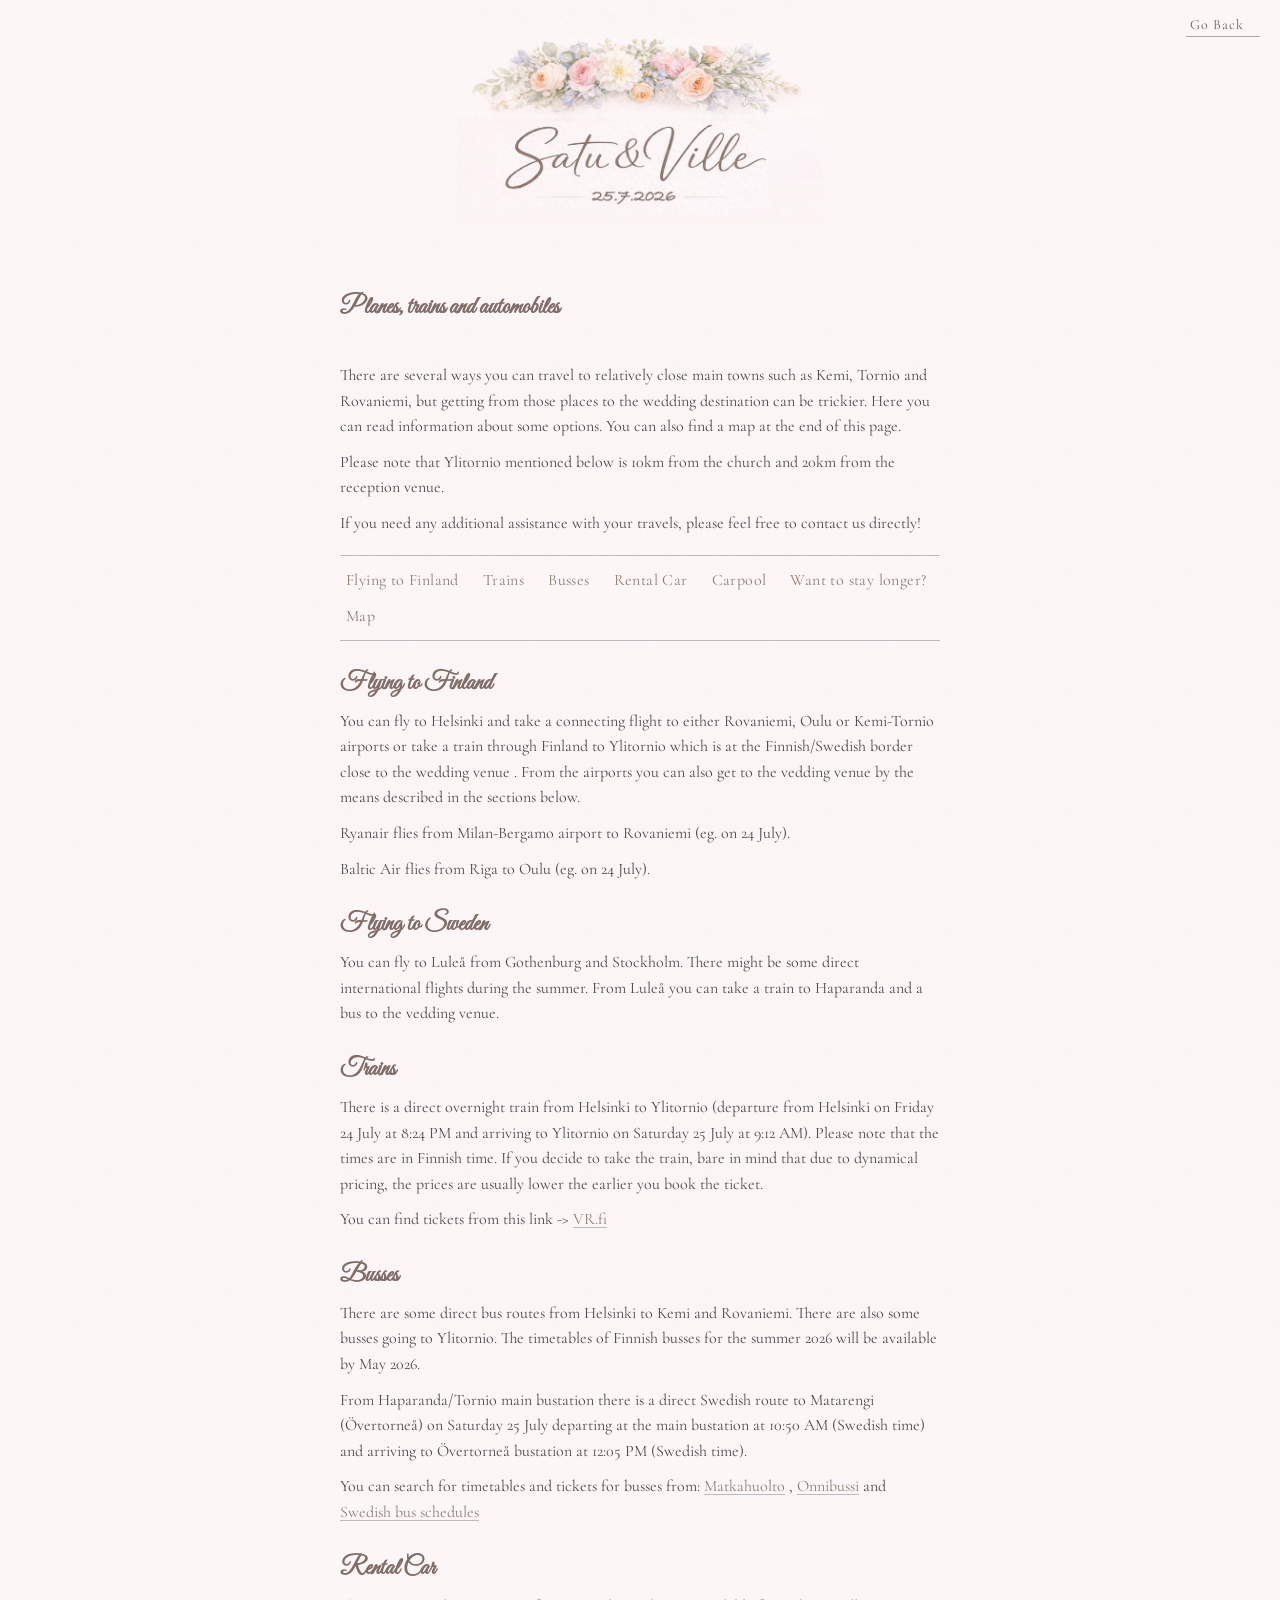
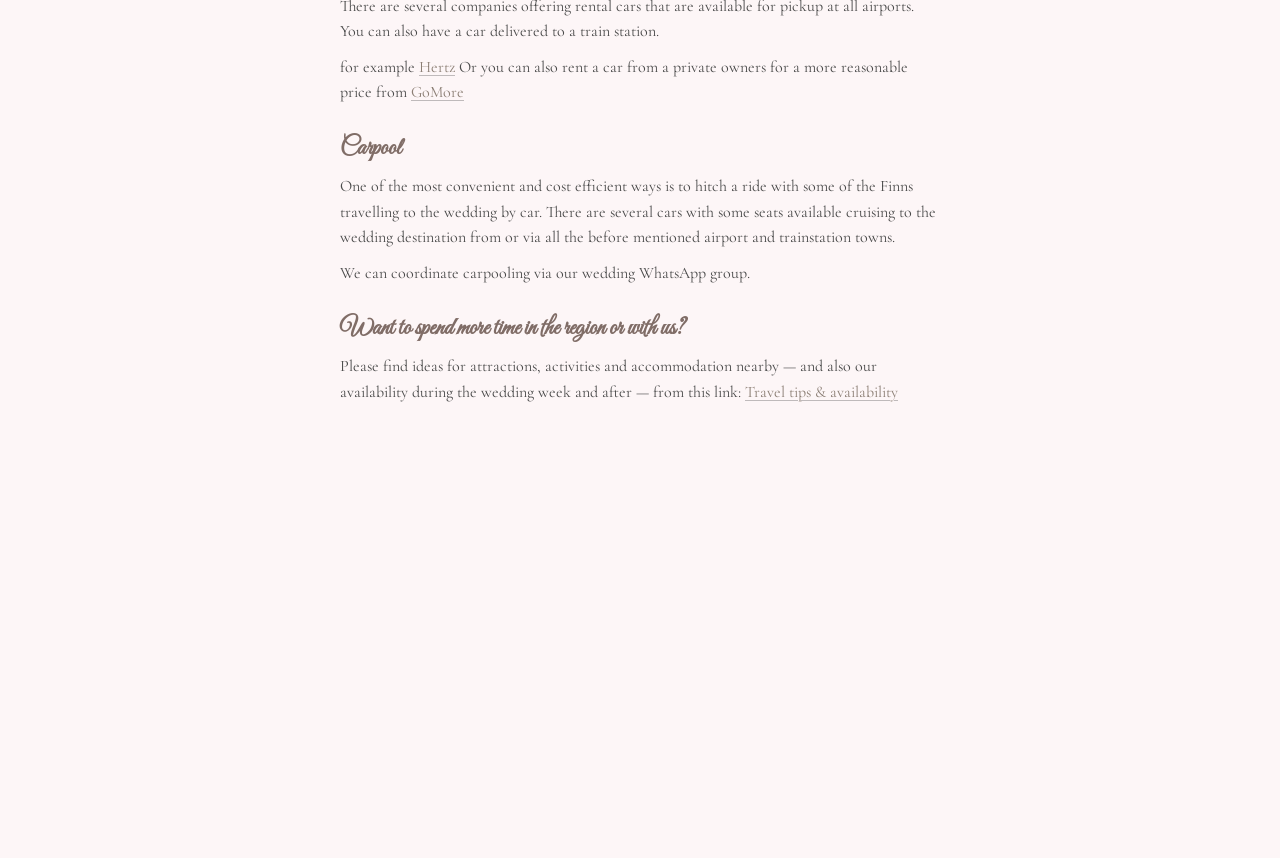
<file: travelinfo.html>
<!-- ========= travelinfo.html ========= -->
<!DOCTYPE html>
<html lang="en">
<head>
  <meta charset="UTF-8" />
  <meta name="viewport" content="width=device-width, initial-scale=1.0" />
  <meta name="robots" content="noindex, nofollow">

  <title>Satu & Ville – 25.7.2026</title>

  <link rel="preconnect" href="https://fonts.googleapis.com">
  <link rel="preconnect" href="https://fonts.gstatic.com" crossorigin>
  <link href="https://fonts.googleapis.com/css2?family=Cormorant+Garamond:wght@400;600&family=Great+Vibes&display=swap" rel="stylesheet">

  <link rel="stylesheet" href="styles.css" />
  <script src="site.js" defer></script>
</head>

<body>
  <div class="grain" aria-hidden="true"></div>

  <!-- TOP LANGUAGE SWITCH -->
  <nav class="lang-top" aria-label="Language selection">
    <a href="ENG.html" class="lang-link">Go Back</a>
    <span class="lang-sep"></span>
    <span class="lang-link active" aria-current="page"></span>
  </nav>

  <!-- BANNER (always visible) -->
  <div class="banner-image" id="banner">
    <img src="images/banneri.png" alt="Wedding banner" />
  </div>

  <!-- CONTENT -->
  <div class="container is-visible">
    <section class="content">

      <a href="https://en.wikipedia.org/wiki/Planes,_Trains_and_Automobiles" class="lang-link"><h2>Planes, trains and automobiles</h2></a>
      <p>
        There are several ways you can travel to relatively close main towns such as Kemi, Tornio and Rovaniemi, 
        but getting from those places to the wedding destination can be trickier. Here you can read information about some  
        options. You can also find a map at the end of this page.
      </p>
      <p>
        Please note that Ylitornio mentioned below is 10km from the church and 20km from the reception venue.
      </p>
      <p>
        If you  need any additional assistance with your travels, please feel free to contact us directly!
      </p>

      <nav class="subnav" aria-label="Page navigation">
        <a href="#flying">Flying to Finland</a>
        <a href="#trains">Trains</a>
        <a href="#busses">Busses</a>
        <a href="#rental">Rental Car</a>
        <a href="#carpool">Carpool</a>
        <a href="#more-time">Want to stay longer?</a>
        <a href="#map">Map</a>
      </nav>

      <section id="flying">
        <h2>Flying to Finland</h2>
        <p>
          You can fly to Helsinki and take a connecting flight to either Rovaniemi, Oulu or Kemi-Tornio airports or take a train 
          through Finland to Ylitornio which is at the Finnish/Swedish border close to the wedding venue . From the 
          airports you can also get to the vedding venue by the means described in the sections below.
        </p>
        <p>
          Ryanair flies from Milan-Bergamo airport to Rovaniemi (eg. on 24 July).
        </p>
        <p>
          Baltic Air flies from Riga to Oulu (eg. on 24 July).
        </p>
        <h2>Flying to Sweden</h2>
        <p>
          You can fly to Luleå from Gothenburg and Stockholm. There might be some direct international flights during the summer.
          From Luleå you can take a train to Haparanda and a bus to the vedding venue.
        </p>
      </section>

      <section id="trains">
        <h2>Trains</h2>
        <p>
          There is a direct overnight train from Helsinki to Ylitornio (departure from Helsinki on Friday 24 July at 8:24 PM and 
          arriving to Ylitornio on Saturday 25 July at 9:12 AM). Please note that the times are in Finnish time.
          If you decide to take the train, bare in mind that due to dynamical pricing, the prices are usually lower the earlier you
          book the ticket.
        </p>
        <p>
          You can find tickets from this link -> 
          <a href="https://www.vr.fi/en/single-ticket-outbound-search-results?from=HKI&to=YTR&outboundDate=2026-07-24&passengers[0][key]=ee8aeb4b-47ad-4960-a062-1ac6d79d5ab8&passengers[0][type]=ADULT">VR.fi</a>
        </p>
      </section>
      
      <section id="busses">
        <h2>Busses</h2>
        <p>
          There are some direct bus routes from Helsinki to Kemi and Rovaniemi. There are also some busses going to Ylitornio. 
          The timetables of Finnish busses for the summer 2026 will be available by May 2026.
        </p>
        <p>
          From Haparanda/Tornio main bustation there is a direct Swedish route to Matarengi (Övertorneå) on Saturday 25 July 
          departing at the main bustation at 10:50 AM (Swedish time) and arriving to Övertorneå bustation at 12:05 PM (Swedish time).
        </p>
        <p>
          You can search for timetables and tickets for busses from: 
          
          <a href="https://www.matkahuolto.fi/passengers">Matkahuolto</a> 
        , <a href="https://www.onnibus.com/home">Onnibussi</a> and <a href="https://lanstrafikennorrbotten.se/sok-resa">Swedish bus schedules</a>
        </p>
      </section>

      <section id="rental">
        <h2>Rental Car</h2>
        <p>
          There are several companies offering rental cars that are available for pickup at all airports. You can also have a 
          car delivered to a train station.
        </p>
        <p>
          for example <a href="https://www.hertz.fi/rentacar/reservation/">Hertz</a> Or you can also rent a car from a private owners
          for a more reasonable price from <a href="https://gomore.fi/autonvuokraus">GoMore</a>
        </p>
      </section>

      <section id="carpool">
        <h2>Carpool</h2>
        <p>
          One of the most convenient and cost efficient ways is to hitch a ride with some of the Finns travelling to the wedding 
          by car. There are several cars with some seats available cruising to the wedding destination from or via all the before 
          mentioned airport and trainstation towns.
        </p>
        <p>
          We can coordinate carpooling via our wedding WhatsApp group.
        </p>
      </section>

      <section id="more-time">
        <h2>Want to spend more time in the region or with us?</h2>
        <p>
          Please find ideas for attractions, activities and accommodation nearby 
          — and also our availability during the wedding week and after — from this link:
          <a href="travel.html">Travel tips & availability</a>
        </p>
      </section>

      <section id="map">
        <iframe
          class="map"
          src="https://www.google.com/maps/d/embed?mid=1-NyWMPDQ__NcZvhwjaPaLPvCI30z_ao&ehbc=2E312F&noprof=1">
        </iframe>
      </section>
  </div>

</body>
</html>
</file>
<file: styles.css>
/* ========= styles.css (clean) ========= */
:root{
  --bg: rgba(253, 246, 247, 1);
  --text: #4A4A4A;
  --muted: rgba(74,74,74,0.72);
  --line: rgba(74,74,74,0.35);
  --accent: #8B7E74;
  --accentHover: #7A6C60;
  --banner-height: clamp(120px, 25vh, 260px);
  --subnav-height: 56px;
}

*{ box-sizing: border-box; }

body{
  margin: 0;
  font-family: "Cormorant Garamond", serif;
  background-color: var(--bg);
  color: var(--text);
  overflow-x: hidden;
}

/* ===== GENERAL LINKS ===== */
a{
  color: var(--accent);
  text-decoration: underline;
  text-decoration-thickness: 0.8px;
  text-underline-offset: 3px;
  text-decoration-color: rgba(74,74,74,0.35);
}

/* ===== PAPER GRAIN (subtle) ===== */
.grain{
  position: fixed;
  inset: -50%;
  background-image:
    url("data:image/svg+xml,%3Csvg xmlns='http://www.w3.org/2000/svg' width='120' height='120' viewBox='0 0 120 120'%3E%3Cfilter id='n'%3E%3CfeTurbulence type='fractalNoise' baseFrequency='0.8' numOctaves='4' stitchTiles='stitch'/%3E%3C/filter%3E%3Crect width='120' height='120' filter='url(%23n)' opacity='0.03'/%3E%3C/svg%3E");
  pointer-events: none;
  z-index: 1;
  animation: grainMove 14s steps(1) infinite;
  opacity: 0.9;
}

@keyframes grainMove{
  0%   { transform: translate(0,0); }
  25%  { transform: translate(-2%, 1%); }
  50%  { transform: translate(1%, -2%); }
  75%  { transform: translate(2%, 1%); }
  100% { transform: translate(0,0); }
}

/* ===== TOP LANGUAGE SWITCH ===== */
.lang-top{
  position: fixed;
  top: 16px;
  right: 20px;
  z-index: 9999;
  font-size: 14px;
  letter-spacing: 1px;
  color: rgba(74,74,74,0.75);
  user-select: none;
}

.lang-link{
  color: rgba(74,74,74,0.85);
  text-decoration: none;
  padding: 2px 4px;
  transition: opacity 120ms ease;
}

.lang-link:hover{ opacity: 0.6; }

.lang-sep{ margin: 0 4px; opacity: 0.4; }

.lang-link.active{
  font-weight: 700;
  opacity: 1;
  position: relative;
}

.lang-link.active::after{
  content:"";
  display:block;
  height: 1px;
  background: rgba(74,74,74,0.45);
  margin-top: 3px;
}

/* ===== BANNER (fixed) ===== */
.banner-image{
  position: fixed;
  top: 0;
  left: 50%;
  width: 100vw;
  transform: translateX(-50%);
  height: var(--banner-height);
  z-index: 4;

  background: var(--bg); /* <- tämä tekee “taustablokit” */
  overflow: hidden;      /* <- varmistaa ettei mikään valu yli */
}

.banner-image img{
  width: 100%;
  height: 100%;
  object-fit: contain;
  object-position: center;
  display: block;
}

/* ===== CONTENT LAYOUT ===== */
.container{
  margin-top: 0;
  width: 100%;
  padding: 20px;
  padding-top: calc(20px + var(--banner-height));
  max-width: 1200px;
  z-index: 2;
  position: relative;

  /* fade-in */
  opacity: 0;
  transform: translateY(10px);
  transition: opacity 700ms ease, transform 700ms ease;
}

.container.is-visible{
  opacity: 1;
  transform: translateY(0);
}

h2,h3{
  font-family: "Great Vibes", cursive;
  color: rgb(128, 109, 103);
  margin: 28px 0 10px;
}

p{
  font-size: 16px;
  line-height: 1.6;
  color: var(--text);
  margin: 10px 0;
}

img.content-img{
  width: 100%;
  height: auto;
  border-radius: 8px;
  margin-top: 20px;
  display: block;
}

.img-caption{
  text-align: center;
  color: #8B7E74;
  font-size: 14px;
  margin-top: 8px;
}

/* Map */
iframe.map{
  width: 100%;
  max-width: 100%;
  height: 400px;
  border: 0;
  border-radius: 8px;
  display: block;
  margin: 16px 0;
}

/* ===== SIGNPOSTS ===== */
.sign-container{
  display: flex;
  justify-content: center;
  gap: 20px;
  flex-wrap: nowrap;
  margin: 20px 0;
}

.sign-img{
  width: 100%;
  max-width: 400px;
  height: auto;
  display: block;
  margin: 0 auto;
}

/* ===== FORM ===== */
form{ margin-top: 20px; }

.field{ margin-bottom: 16px; }

label{
  display: block;
  font-size: 16px;
  color: var(--text);
  margin-bottom: 8px;
}

input[type="text"], textarea{
  width: 100%;
  padding: 10px;
  border: 1px solid #ddd;
  border-radius: 8px;
  font-family: inherit;
  font-size: 16px;
}

textarea{
  resize: vertical;
  min-height: 110px;
}

.radio-group{
  display: flex;
  flex-direction: column;
  gap: 10px;
  margin-top: 6px;
}

.radio-option{
  display: flex;
  align-items: center;
  gap: 10px;
  color: var(--text);
  font-size: 16px;
}

.radio-option input{
  width: 18px;
  height: 18px;
  margin: 0;
}

button{
  background-color: var(--accent);
  color: white;
  padding: 10px 20px;
  border: none;
  border-radius: 8px;
  cursor: pointer;
  font-size: 16px;
}

button:hover{
  background-color: var(--accentHover);
}

/* ===== INDEX PAGE ===== */
.index-bg{
  position: fixed;
  inset: 0;
  background: var(--bg);
  z-index: -2;
}

.index-overlay{
  position: fixed;
  inset: 0;
  background: radial-gradient(circle at center, rgba(247,242,241,0.15), rgba(247,242,241,0.55));
  z-index: -1;
}

.index-lang{
  position: fixed;
  left: 50%;
  top: 55%;
  transform: translate(-50%, -50%);
  text-align: center;
  width: min(520px, calc(100% - 32px));
  z-index: 2;
}

.index-lang-inner{
  opacity: 0;
  transform: translateY(10px);
  animation: indexFadeIn 1.2s ease forwards;
}

@keyframes indexFadeIn{
  to{
    opacity: 1;
    transform: translateY(0);
  }
}

.index-prompt{
  font-size: 18px;
  letter-spacing: 0.6px;
  color: var(--muted);
  margin: 0 0 22px 0;
}

.index-choices{
  font-family: "Great Vibes", cursive;
  font-size: 54px;
  line-height: 1.15;
  display: grid;
  gap: 14px;
  margin: 0;
}

.index-choice{
  position: relative;
  display: inline-block;
  color: var(--muted);
  text-decoration: none;
  padding: 2px 8px;
  transition: opacity 160ms ease, transform 160ms ease;
}

.index-choice::after{
  content:"";
  position: absolute;
  left: 10%;
  right: 10%;
  bottom: -6px;
  height: 1px;
  background: var(--line);
  opacity: 0;
  transform: scaleX(0.6);
  transition: opacity 160ms ease, transform 160ms ease;
}

.index-choice:hover{
  opacity: 0.85;
  transform: translateY(-2px);
}

.index-choice:hover::after{
  opacity: 1;
  transform: scaleX(1);
}

.index-hint{
  margin-top: 22px;
  font-size: 16px;
  color: var(--muted);
  letter-spacing: 0.4px;
}

@media (min-width: 769px){
  .index-page .index-lang{
    top: calc(50% + (var(--banner-height) / 2));
  }
}

/* ===== Responsive ===== */
@media (max-width: 768px){
  p{ font-size: 15px; }
  h2{ font-size: 24px; }
  h3{ font-size: 18px; }
  :root{ --banner-height: 220px; }

  /* link visibility */
  a{
    text-decoration-thickness: 1.4px;
    text-underline-offset: 4px;
    text-decoration-color: rgba(74,74,74,0.5);
    color: var(--accentHover);
  }
}

@media (min-width: 1024px){
  .container{
    width: 50vw;
    max-width: 720px;
    margin-left: auto;
    margin-right: auto;
  }
}

/* ========= travel page additions ========= */

/* Anchor jumps should land below banner + sticky subnav */
section{
  scroll-margin-top: calc(var(--banner-height) + var(--subnav-height) + 18px);
}

/* Soft in-page nav that fits the wedding style */

/* Filter buttons */
.filters{
  display: flex;
  flex-wrap: wrap;
  gap: 10px;
  margin: 12px 0 14px;
}

.filters + .filters{ margin-top: -4px; }

.filter-btn{
  appearance: none;
  font-family: inherit;
  font-size: 14px;
  letter-spacing: 0.4px;
  padding: 8px 12px;
  border-radius: 999px;
  border: 1px solid rgba(74,74,74,0.28);
  background: rgba(255,255,255,0.35);
  color: var(--text);
  cursor: pointer;
  transition: transform 120ms ease, background 120ms ease, border-color 120ms ease, opacity 120ms ease;
}
.filter-btn:hover{
  background: rgba(139,126,116,0.12);
  transform: translateY(-1px);
}
.filter-btn[aria-pressed="true"]{
  background: var(--accent);
  border-color: var(--accent);
  color: #fff;
}

/* Card grid */
.card-grid{
  display: grid;
  gap: 14px;
  grid-template-columns: repeat(12, 1fr);
  margin-bottom: 10px;
}
@media (max-width: 900px){
  .card-grid{ grid-template-columns: 1fr; }
}

.card{
  grid-column: span 6;
  border: 1px solid rgba(74,74,74,0.22);
  border-radius: 12px;
  background: rgba(255,255,255,0.42);
  box-shadow: 0 8px 22px rgba(74,74,74,0.08);
  overflow: hidden;
}
@media (max-width: 900px){
  .card{ grid-column: span 12; }
}

.card-inner{
  padding: 14px 14px 16px;
}

.card-kicker{
  display: flex;
  justify-content: space-between;
  align-items: center;
  gap: 10px;
  margin-bottom: 8px;
  color: var(--muted);
  font-size: 12px;
  letter-spacing: 0.8px;
  text-transform: uppercase;
}

.pill{
  display: inline-flex;
  align-items: center;
  gap: 8px;
  padding: 4px 10px;
  border-radius: 999px;
  border: 1px solid rgba(74,74,74,0.22);
  background: rgba(253,246,247,0.60);
  color: rgba(74,74,74,0.75);
  white-space: nowrap;
}

/* Card title: keep readable serif (not Great Vibes) */
.card-title{
  font-family: "Cormorant Garamond", serif;
  font-weight: 600;
  font-size: 18px;
  margin: 0 0 6px;
  color: var(--text);
  letter-spacing: 0.2px;
}

.card p{
  margin: 8px 0;
  color: var(--text);
}

.card ul{
  margin: 10px 0 0;
  padding-left: 18px;
  color: var(--text);
}
.card li{ margin: 6px 0; line-height: 1.6; }

.card-links{
  margin-top: 12px;
  display: flex;
  flex-wrap: wrap;
  gap: 12px;
  color: var(--muted);
  font-size: 14px;
}

.card-links a{
  text-decoration: underline;
  text-decoration-thickness: 0.8px;
  text-underline-offset: 3px;
}

/* Callout (matches wedding feel) */
.callout{
  border: 1px solid rgba(74,74,74,0.22);
  border-radius: 8px;
  padding: 12px 14px;
  background: rgba(255,255,255,0.35);
  margin: 14px 0 18px;
  color: var(--muted);
}
.callout__p{ margin: 0; }
.callout__actions{ margin: 10px 0 0; }

.divider{
  height: 1px;
  background: var(--line);
  margin: 22px 0;
}

.small{
  font-size: 14px;
  color: var(--muted);
  margin-top: 10px;
}

/* Make the “Practical tips” card full-width */
.travel-full{ grid-column: span 12; }

/* ===== Availability modal (travel page) ===== */
.availability-modal{
  position: fixed;
  inset: 0;
  z-index: 9998; /* below .lang-top (9999) */
  display: none;
}
.availability-modal.is-open{ display: block; }

.availability-modal__backdrop{
  position: absolute;
  inset: 0;
  background: rgba(74,74,74,0.22);
  backdrop-filter: blur(2px);
}

.availability-modal__panel{
  position: relative;
  width: min(720px, calc(100% - 32px));
  margin: calc(var(--banner-height) + 26px) auto 24px;
  border: 1px solid rgba(74,74,74,0.25);
  border-radius: 14px;
  background: rgba(253,246,247,0.96);
  box-shadow: 0 18px 50px rgba(74,74,74,0.18);
  overflow: hidden;
}

.availability-modal__header{
  display: flex;
  align-items: center;
  justify-content: space-between;
  gap: 10px;
  padding: 14px 16px;
  border-bottom: 1px solid rgba(74,74,74,0.18);
}

.availability-modal__title{ margin: 0; }

.availability-modal__body{
  padding: 14px 16px 16px;
}

.availability-modal__actions{ margin-bottom: 0; }

.availability-modal__close{
  width: 38px;
  height: 38px;
  border-radius: 999px;
  border: 1px solid rgba(74,74,74,0.25);
  background: rgba(255,255,255,0.45);
  color: var(--text);
  cursor: pointer;
  font-size: 22px;
  line-height: 1;
}
.availability-modal__close:hover{
  background: rgba(139,126,116,0.12);
}

/* Sticky sub navigation under the fixed banner */
/* Soft in-page nav that fits the wedding style + sticky under banner */
.subnav{
  position: sticky;
  top: var(--banner-height);
  z-index: 5;

  background: rgba(253, 246, 247, 0.92);
  backdrop-filter: blur(6px);
  -webkit-backdrop-filter: blur(6px);

  border-top: 1px solid var(--line);
  border-bottom: 1px solid var(--line);
  padding: 12px 0;
  margin: 18px 0 22px;
  color: var(--muted);
  display: flex;
  flex-wrap: wrap;
  gap: 12px;
}
.subnav a{
  text-decoration: none;
  letter-spacing: 0.4px;
  padding: 2px 6px;
  border-radius: 6px;
}
.subnav a:hover{
  background: rgba(139,126,116,0.10);
  text-decoration: none;
}

  /* keep your existing subnav styles too */
  border-top: 1px solid var(--line);
  border-bottom: 1px solid var(--line);
  padding: 12px 0;
  margin: 18px 0 22px;
  color: var(--muted);
  display: flex;
  flex-wrap: wrap;
  gap: 12px;
}
@media (max-width: 768px){
  :root{ --subnav-height: 86px; }
}
</file>
